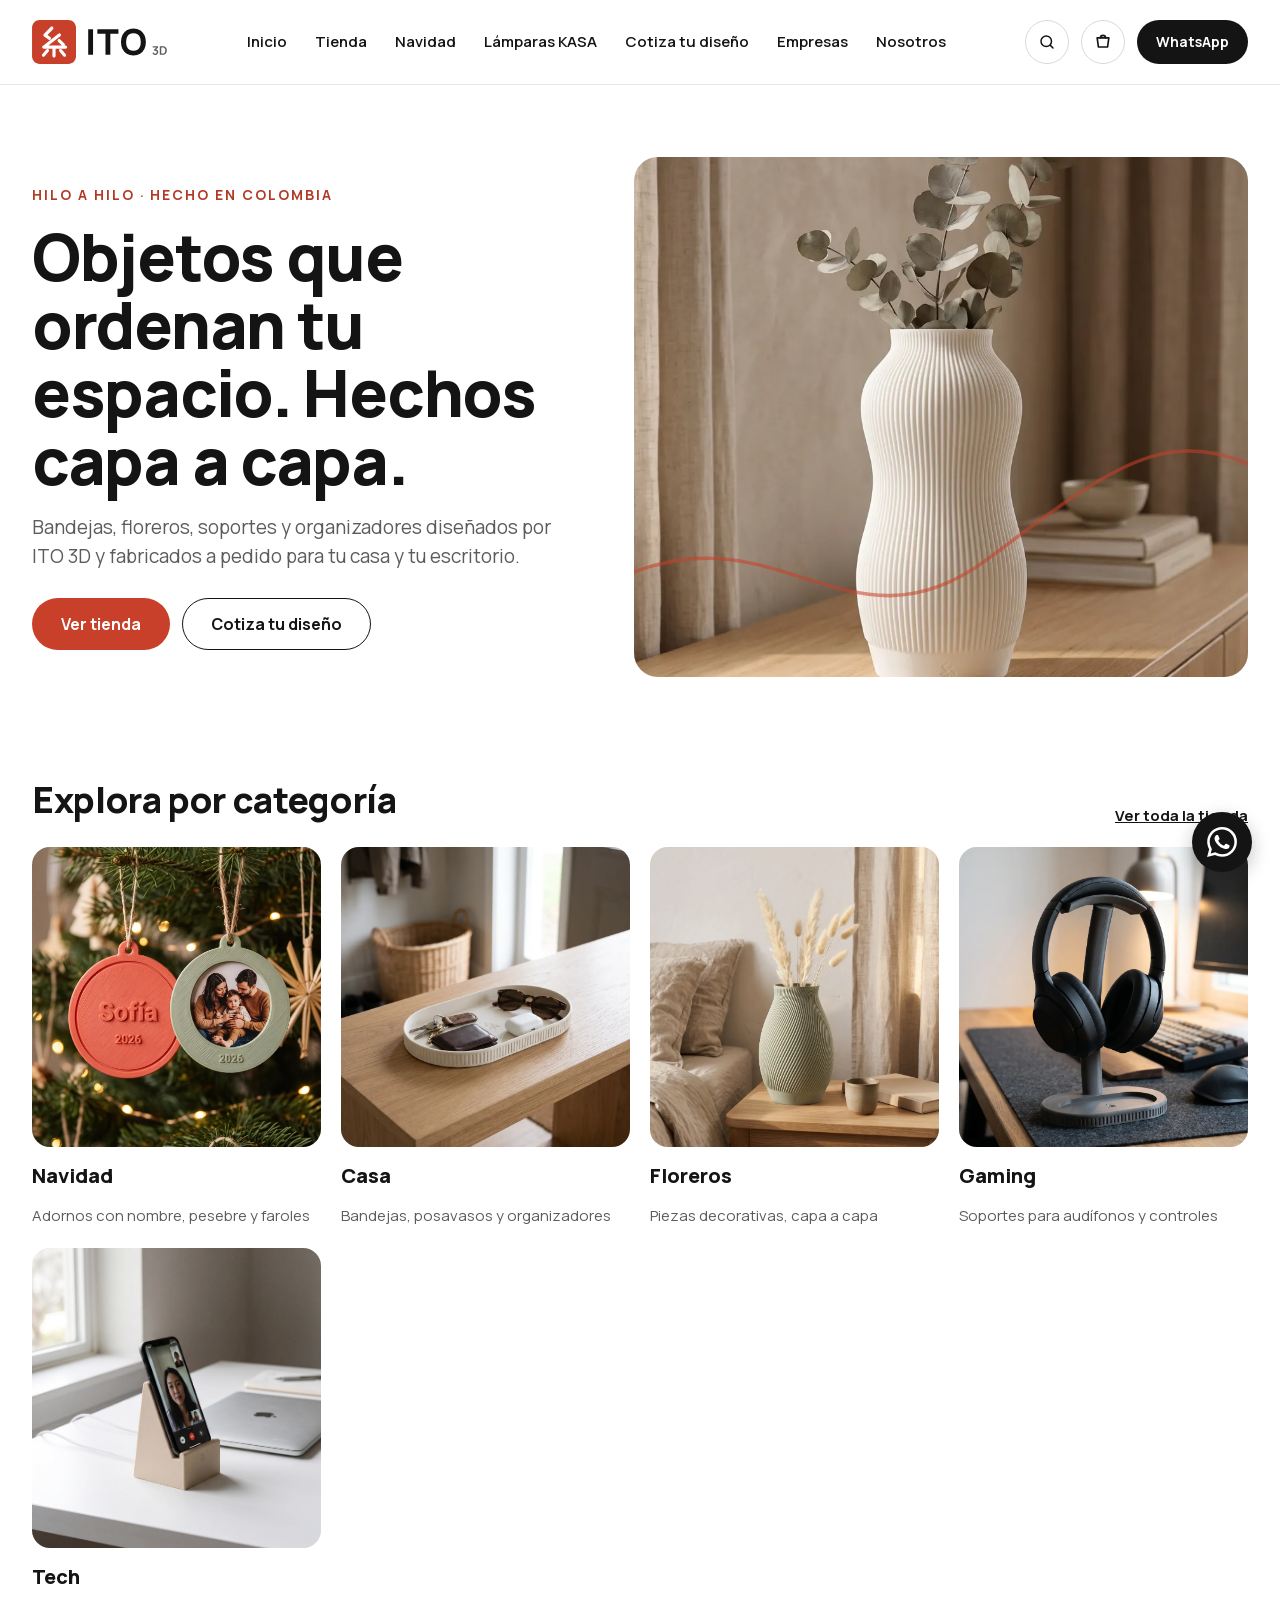
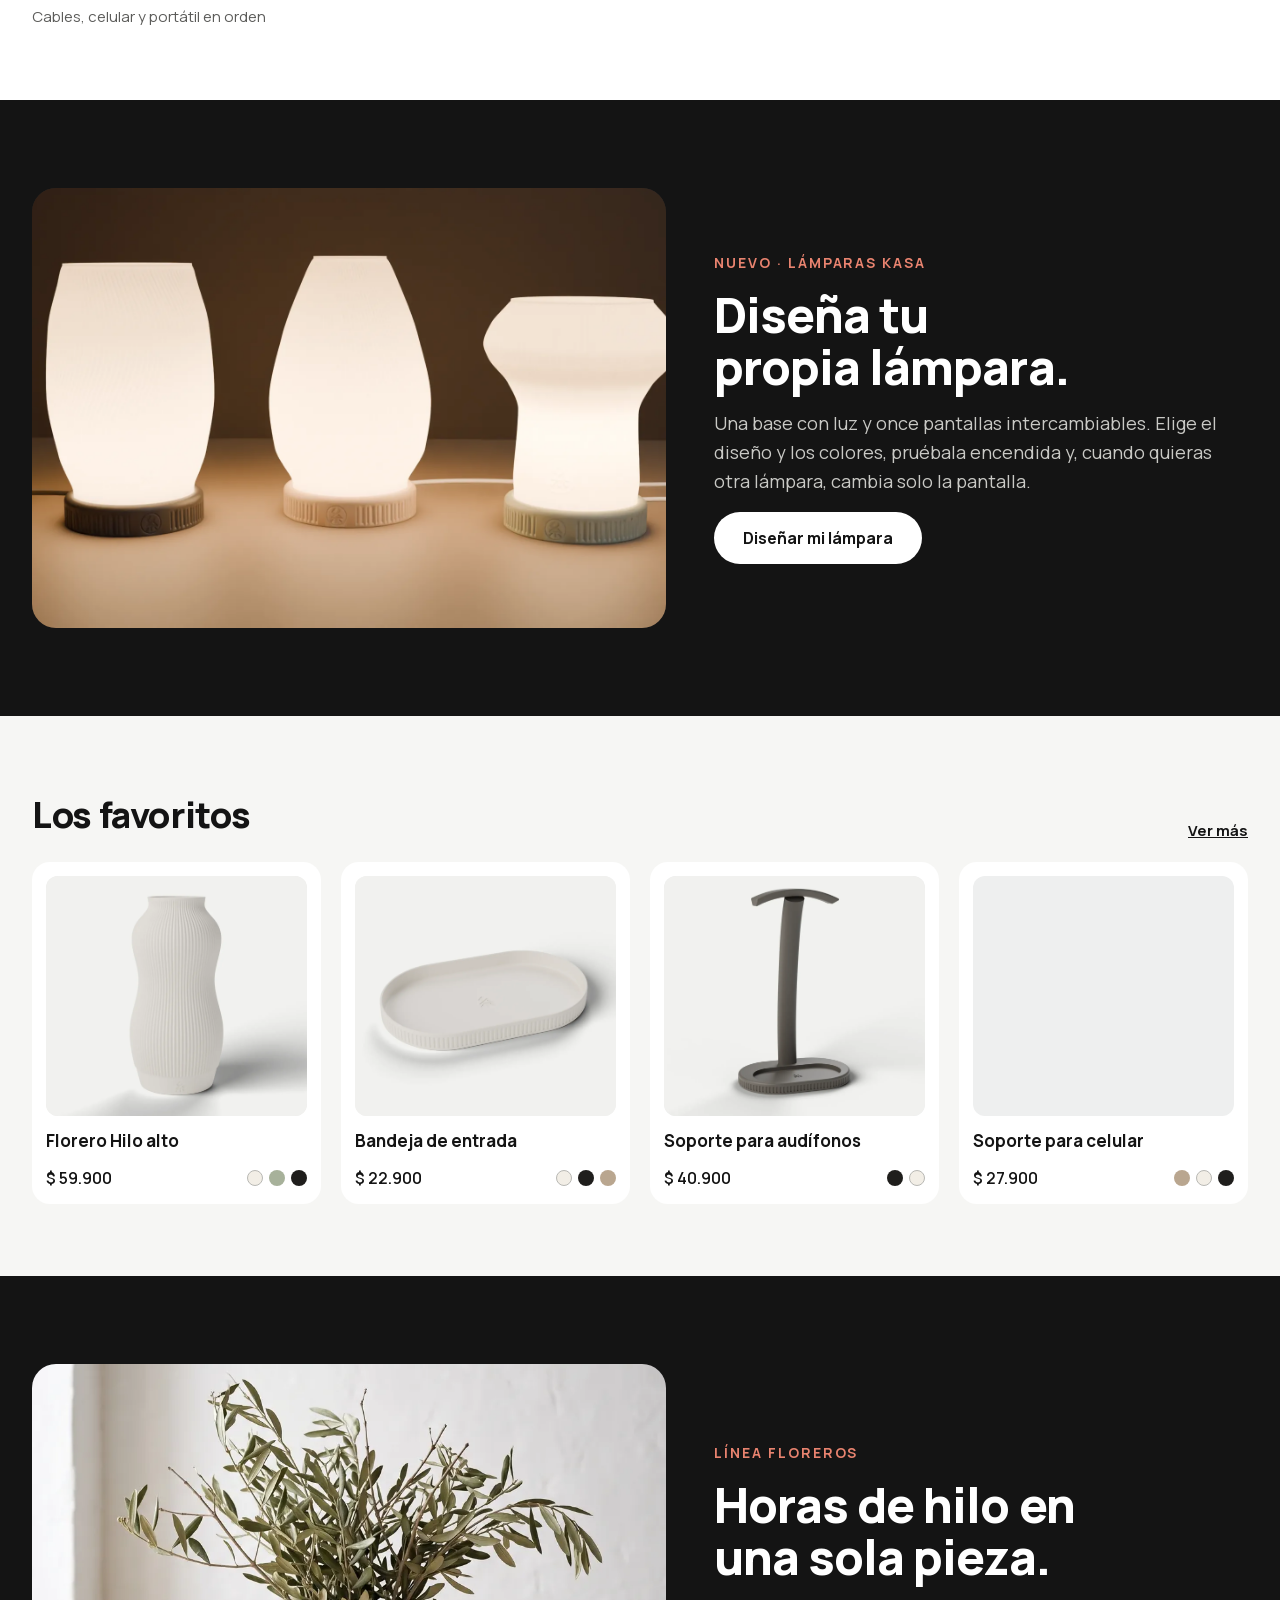
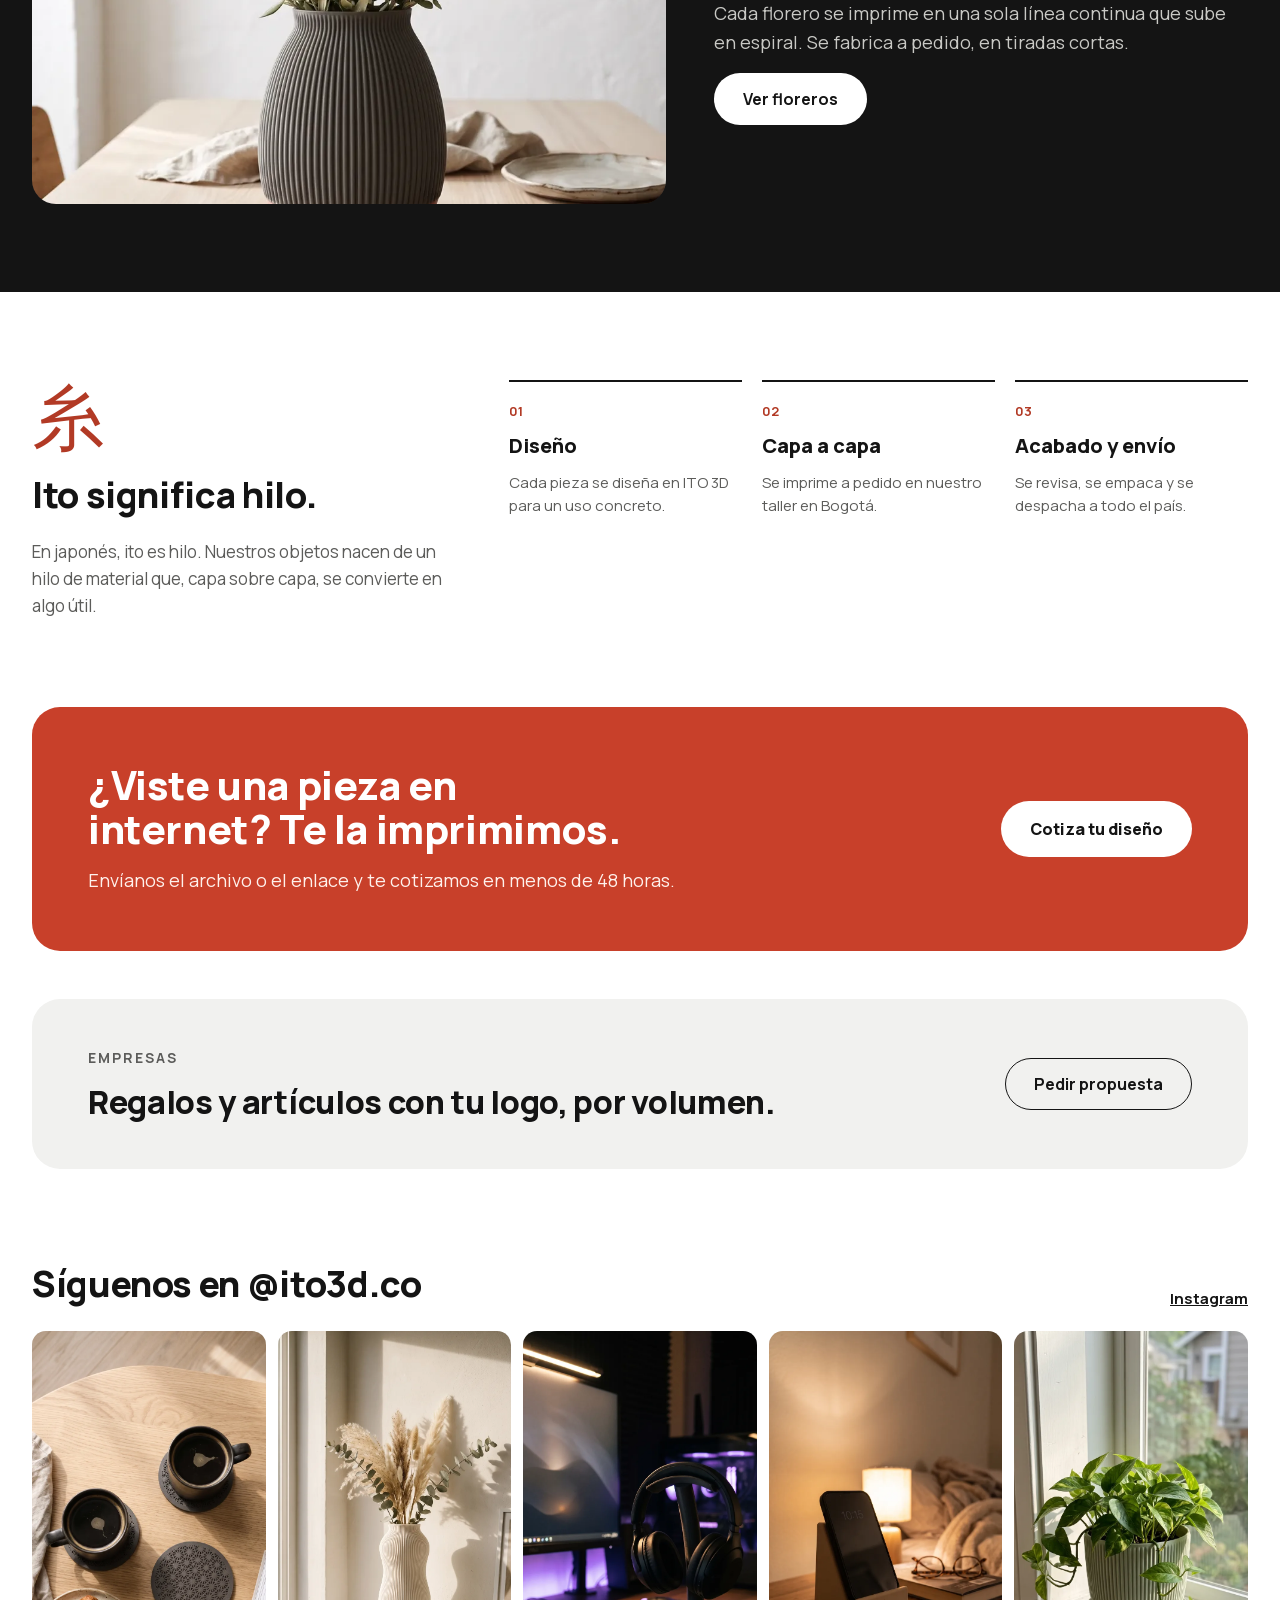
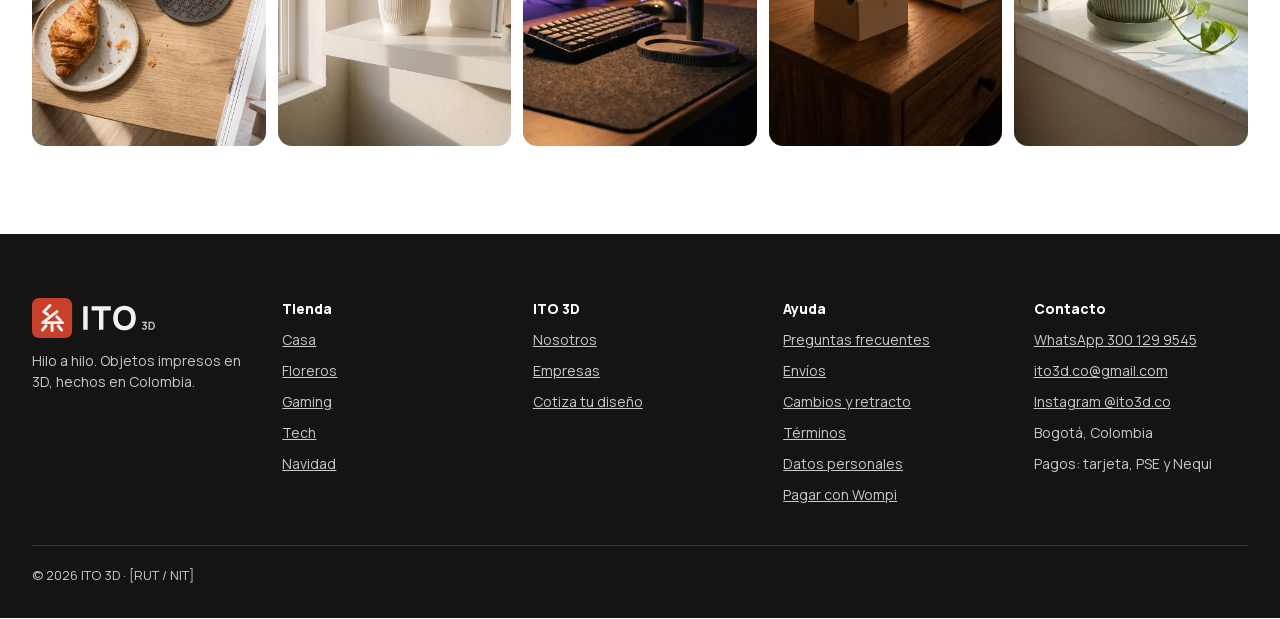
<file: index.html>
<!DOCTYPE html>
<html lang="es">
<head>
  <meta charset="utf-8">
  <meta name="viewport" content="width=device-width, initial-scale=1">
  <title>ITO 3D · Objetos que ordenan tu espacio</title>
  <meta name="description" content="Bandejas, floreros, soportes y organizadores impresos en 3D, diseñados por ITO 3D y fabricados a pedido en Colombia.">
  <meta name="theme-color" content="#FFFFFF">
  <link rel="icon" href="favicon.svg" type="image/svg+xml">
  <link rel="icon" href="favicon-32.png" sizes="32x32" type="image/png">
  <link rel="apple-touch-icon" href="apple-touch-icon-180.png">
  <link rel="stylesheet" href="styles.css?v=20261124a">
  <script src="catalogo.js?v=20261125a" defer></script>
  <script src="script.js?v=20261124a" defer></script>
</head>
<body>
  <a class="skip-link" href="#contenido">Saltar al contenido</a>

  <header class="site-header">
    <div class="header-row">
      <button class="icon-btn menu-toggle" type="button" aria-label="Abrir menú" aria-expanded="false" aria-controls="menu-principal">
        <svg width="22" height="22" viewBox="0 0 24 24" fill="none" stroke="currentColor" stroke-width="2" stroke-linecap="round" aria-hidden="true"><path d="M4 7h16M4 12h16M4 17h16"/></svg>
      </button>
      <a class="logo" href="index.html">
        <img src="ito3d-horizontal-color.svg" alt="ITO 3D, ir al inicio" width="124" height="40">
      </a>
      <div class="header-actions">
        <a class="icon-btn" href="tienda.html?buscar=1" aria-label="Buscar en la tienda"><svg width="18" height="18" viewBox="0 0 24 24" fill="none" stroke="currentColor" stroke-width="2" stroke-linecap="round" aria-hidden="true"><circle cx="11" cy="11" r="7"/><path d="M20 20l-3.5-3.5"/></svg></a>
        <button class="icon-btn cart-btn" type="button" aria-label="Abrir carrito" data-abrir-carrito><svg width="20" height="20" viewBox="0 0 24 24" fill="none" stroke="currentColor" stroke-width="2" stroke-linecap="round" stroke-linejoin="round" aria-hidden="true"><path d="M5 7h14l-1.5 11h-11z"/><path d="M9 7a3 3 0 0 1 6 0"/></svg><span class="cart-count" hidden>0</span></button>
        <a class="btn btn--wa" href="#" data-wa data-wa-text="Hola, quiero más información sobre ITO 3D.">WhatsApp</a>
      </div>
      <nav class="main-nav" id="menu-principal" aria-label="Principal">
        <!-- Empresas y Nosotros aún no tienen página: pendiente en la maqueta -->
        <a href="index.html">Inicio</a>
        <a href="tienda.html">Tienda</a>
        <a href="tienda.html?categoria=navidad">Navidad</a>
        <a href="kasa.html">Lámparas KASA</a>
        <a href="cotiza.html">Cotiza tu diseño</a>
        <a href="empresas.html">Empresas</a>
        <a href="nosotros.html">Nosotros</a>
      </nav>
    </div>
  </header>

  <main id="contenido">

    <section class="container hero">
      <div class="hero__copy">
        <p class="eyebrow">Hilo a hilo · Hecho en Colombia</p>
        <h1>Objetos que ordenan tu espacio. Hechos capa a capa.</h1>
        <p class="lead">Bandejas, floreros, soportes y organizadores diseñados por ITO 3D y fabricados a pedido para tu casa y tu escritorio.</p>
        <div class="hero__actions">
          <a class="btn btn--primary" href="tienda.html">Ver tienda</a>
          <a class="btn btn--outline" href="cotiza.html">Cotiza tu diseño</a>
        </div>
      </div>
      <!-- FOTO PENDIENTE: portada. Reemplazar el bloque .ph por <img> con alt descriptivo -->
      <div class="hero__media">
        <div class="ph ph--foto"><img src="img/productos/florero-hilo-alto/florero-hilo-alto_2_ambiente.webp" alt="Florero Hilo alto con eucalipto sobre un aparador de roble" decoding="async"></div>
        <svg class="hero__thread" viewBox="0 0 520 520" preserveAspectRatio="xMidYMid slice" aria-hidden="true"><path d="M-20 400 C 120 330, 180 470, 300 380 S 460 260, 560 320" fill="none" stroke="#C8402A" stroke-width="3" stroke-linecap="round" opacity="0.55"/></svg>
      </div>
    </section>

    <section class="container section" aria-labelledby="t-categorias">
      <div class="section__head">
        <h2 id="t-categorias">Explora por categoría</h2>
        <a href="tienda.html">Ver toda la tienda</a>
      </div>
      <div class="category-grid">
          <a class="category-card" href="tienda.html?categoria=navidad">
            <div class="ph ph--casa ph--foto"><img src="img/productos/adorno-personalizado/adorno-personalizado_2_ambiente.webp" alt="Adornos navideños con nombre en el árbol" loading="lazy" decoding="async"></div>
            <span class="category-card__name">Navidad</span>
            <span class="category-card__text">Adornos con nombre, pesebre y faroles</span>
          </a>
          <a class="category-card" href="tienda.html?categoria=casa">
            <div class="ph ph--casa ph--foto"><img src="img/productos/bandeja-entrada/bandeja-entrada_2_uso.webp" alt="Bandeja de entrada con llaves" loading="lazy" decoding="async"></div>
            <span class="category-card__name">Casa</span>
            <span class="category-card__text">Bandejas, posavasos y organizadores</span>
          </a>
          <a class="category-card" href="tienda.html?categoria=floreros">
            <div class="ph ph--floreros ph--foto"><img src="img/productos/florero-hilo-medio/florero-hilo-medio_2_ambiente.webp" alt="Florero Hilo medio en una mesa de noche" loading="lazy" decoding="async"></div>
            <span class="category-card__name">Floreros</span>
            <span class="category-card__text">Piezas decorativas, capa a capa</span>
          </a>
          <a class="category-card" href="tienda.html?categoria=gaming">
            <div class="ph ph--gaming ph--foto"><img src="img/productos/soporte-audifonos/soporte-audifonos_2_uso.webp" alt="Soporte de audífonos en un escritorio" loading="lazy" decoding="async"></div>
            <span class="category-card__name">Gaming</span>
            <span class="category-card__text">Soportes para audífonos y controles</span>
          </a>
          <a class="category-card" href="tienda.html?categoria=tech">
            <div class="ph ph--tech ph--foto"><img src="img/productos/soporte-celular/soporte-celular_2_uso.webp" alt="Soporte de celular cargando un teléfono" loading="lazy" decoding="async"></div>
            <span class="category-card__name">Tech</span>
            <span class="category-card__text">Cables, celular y portátil en orden</span>
          </a>
      </div>
    </section>

    <section class="feature-dark on-dark" aria-labelledby="t-kasa">
      <div class="container feature-dark__inner">
        <div class="ph ph--foto"><img src="img/kasa/kasa-escena-noche.webp" alt="Tres lámparas KASA encendidas sobre una mesa" loading="lazy" decoding="async"></div>
        <div class="feature-dark__copy">
          <p class="eyebrow">Nuevo · Lámparas KASA</p>
          <h2 id="t-kasa">Diseña tu propia lámpara.</h2>
          <p>Una base con luz y once pantallas intercambiables. Elige el diseño y los colores, pruébala encendida y, cuando quieras otra lámpara, cambia solo la pantalla.</p>
          <a class="btn btn--light" href="kasa.html">Diseñar mi lámpara</a>
        </div>
      </div>
    </section>

    <section class="band section" aria-labelledby="t-favoritos">
      <div class="container">
        <div class="section__head">
          <h2 id="t-favoritos">Los favoritos</h2>
          <a href="tienda.html">Ver más</a>
        </div>
        <div class="product-grid">
          <a class="product-card" href="producto.html?id=florero-hilo-alto">
            <div class="ph ph--floreros ph--foto"><img src="img/productos/florero-hilo-alto/florero-hilo-alto_1_solo.webp" alt="Florero Hilo alto" loading="lazy" decoding="async"></div>
            <span class="product-card__name">Florero Hilo alto</span>
            <div class="product-card__row">
              <span data-precio="florero-hilo-alto">Precio a consultar</span>
              <span class="dots" aria-label="Colores disponibles"><span class="dot dot--hueso"></span><span class="dot dot--salvia"></span><span class="dot dot--carbon"></span></span>
            </div>
          </a>
          <a class="product-card" href="producto.html?id=bandeja-entrada">
            <div class="ph ph--casa ph--foto"><img src="img/productos/bandeja-entrada/bandeja-entrada_1_solo.webp" alt="Bandeja de entrada" loading="lazy" decoding="async"></div>
            <span class="product-card__name">Bandeja de entrada</span>
            <div class="product-card__row">
              <span data-precio="bandeja-entrada">Precio a consultar</span>
              <span class="dots" aria-label="Colores disponibles"><span class="dot dot--hueso"></span><span class="dot dot--carbon"></span><span class="dot dot--arena"></span></span>
            </div>
          </a>
          <a class="product-card" href="producto.html?id=soporte-audifonos">
            <div class="ph ph--gaming ph--foto"><img src="img/productos/soporte-audifonos/soporte-audifonos_1_solo.webp" alt="Soporte para audífonos" loading="lazy" decoding="async"></div>
            <span class="product-card__name">Soporte para audífonos</span>
            <div class="product-card__row">
              <span data-precio="soporte-audifonos">Precio a consultar</span>
              <span class="dots" aria-label="Colores disponibles"><span class="dot dot--carbon"></span><span class="dot dot--hueso"></span></span>
            </div>
          </a>
          <a class="product-card" href="producto.html?id=soporte-celular">
            <div class="ph ph--tech ph--foto"><img src="img/productos/soporte-celular/soporte-celular_1_solo.webp" alt="Soporte para celular" loading="lazy" decoding="async"></div>
            <span class="product-card__name">Soporte para celular</span>
            <div class="product-card__row">
              <span data-precio="soporte-celular">Precio a consultar</span>
              <span class="dots" aria-label="Colores disponibles"><span class="dot dot--arena"></span><span class="dot dot--hueso"></span><span class="dot dot--carbon"></span></span>
            </div>
          </a>
        </div>
      </div>
    </section>

    <section class="feature-dark on-dark" aria-labelledby="t-floreros">
      <div class="container feature-dark__inner">
        <!-- VIDEO PENDIENTE: timelapse del florero creciendo capa a capa -->
        <div class="ph ph--foto"><img src="img/productos/florero-hilo-bajo/florero-hilo-bajo_2_ambiente.webp" alt="Florero Hilo bajo con ramas de olivo en un comedor" loading="lazy" decoding="async"></div>
        <div class="feature-dark__copy">
          <p class="eyebrow">Línea Floreros</p>
          <h2 id="t-floreros">Horas de hilo en una sola pieza.</h2>
          <p>Cada florero se imprime en una sola línea continua que sube en espiral. Se fabrica a pedido, en tiradas cortas.</p>
          <a class="btn btn--light" href="tienda.html?categoria=floreros">Ver floreros</a>
        </div>
      </div>
    </section>

    <section class="container about" aria-labelledby="t-ito">
      <div class="about__intro">
        <span class="about__kanji" lang="ja" aria-hidden="true">糸</span>
        <h2 id="t-ito">Ito significa hilo.</h2>
        <p class="lead">En japonés, ito es hilo. Nuestros objetos nacen de un hilo de material que, capa sobre capa, se convierte en algo útil.</p>
      </div>
      <ol class="steps">
        <li class="step"><span class="step__num">01</span><span class="step__title">Diseño</span><span class="step__text">Cada pieza se diseña en ITO 3D para un uso concreto.</span></li>
        <li class="step"><span class="step__num">02</span><span class="step__title">Capa a capa</span><span class="step__text">Se imprime a pedido en nuestro taller en Bogotá.</span></li>
        <li class="step"><span class="step__num">03</span><span class="step__title">Acabado y envío</span><span class="step__text">Se revisa, se empaca y se despacha a todo el país.</span></li>
      </ol>
    </section>

    <section class="container cta-wrap" aria-labelledby="t-cotiza">
      <div class="cta-band cta-band--accent">
        <div class="cta-band__copy">
          <h2 id="t-cotiza">¿Viste una pieza en internet? Te la imprimimos.</h2>
          <p>Envíanos el archivo o el enlace y te cotizamos en menos de 48 horas.</p>
        </div>
        <a class="btn btn--light btn--lg" href="cotiza.html">Cotiza tu diseño</a>
      </div>
    </section>

    <section class="container cta-wrap cta-wrap--last" aria-labelledby="t-empresas">
      <div class="cta-band cta-band--sand">
        <div class="cta-band__copy">
          <p class="eyebrow eyebrow--muted">Empresas</p>
          <h2 id="t-empresas">Regalos y artículos con tu logo, por volumen.</h2>
        </div>
        <a class="btn btn--outline" href="empresas.html#propuesta">Pedir propuesta</a>
      </div>
    </section>

    <section class="container social" aria-labelledby="t-redes">
      <div class="section__head">
        <h2 id="t-redes">Síguenos en @ito3d.co</h2>
        <div class="social-links"><a href="https://instagram.com/ito3d.co" target="_blank" rel="noopener">Instagram</a></div>
      </div>
      <div class="social-grid">
        <div class="ph ph--casa ph--foto"><img src="img/redes/reel_posavasos.webp" alt="Posavasos Asanoha con café" loading="lazy"></div>
        <div class="ph ph--floreros ph--foto"><img src="img/redes/reel_florero.webp" alt="Florero Hilo alto con flores secas" loading="lazy"></div>
        <div class="ph ph--gaming ph--foto"><img src="img/redes/reel_audifonos.webp" alt="Soporte para audífonos en un escritorio gamer" loading="lazy"></div>
        <div class="ph ph--tech ph--foto"><img src="img/redes/reel_celular.webp" alt="Soporte para celular en la mesa de noche" loading="lazy"></div>
        <div class="ph ph--casa ph--foto"><img src="img/redes/reel_maceta.webp" alt="Maceta Hilo con planta en la ventana" loading="lazy"></div>
      </div>
    </section>

  </main>

  <footer class="site-footer">
    <div class="container">
      <div class="footer-grid">
        <div class="footer-brand">
          <img src="ito3d-horizontal-fondo-oscuro.svg" alt="ITO 3D" width="124" height="40">
          <p>Hilo a hilo. Objetos impresos en 3D, hechos en Colombia.</p>
        </div>
        <div class="footer-col">
          <h2>Tienda</h2>
          <a href="tienda.html?categoria=casa">Casa</a>
          <a href="tienda.html?categoria=floreros">Floreros</a>
          <a href="tienda.html?categoria=gaming">Gaming</a>
          <a href="tienda.html?categoria=tech">Tech</a>
          <a href="tienda.html?categoria=navidad">Navidad</a>
        </div>
        <div class="footer-col">
          <h2>ITO 3D</h2>
          <a href="nosotros.html">Nosotros</a>
          <a href="empresas.html">Empresas</a>
          <a href="cotiza.html">Cotiza tu diseño</a>
        </div>
        <div class="footer-col">
          <h2>Ayuda</h2>
          <a href="#">Preguntas frecuentes</a>
          <a href="#">Envíos</a>
          <a href="#">Cambios y retracto</a>
          <a href="#">Términos</a>
          <a href="#">Datos personales</a>
          <a href="https://checkout.wompi.co/l/VPOS_indO9a" target="_blank" rel="noopener">Pagar con Wompi</a>
        </div>
        <div class="footer-col">
          <h2>Contacto</h2>
          <a href="https://wa.me/573001299545" target="_blank" rel="noopener">WhatsApp 300 129 9545</a>
          <a href="mailto:ito3d.co@gmail.com">ito3d.co@gmail.com</a>
          <a href="https://instagram.com/ito3d.co" target="_blank" rel="noopener">Instagram @ito3d.co</a>
          <span>Bogotá, Colombia</span>
          <span>Pagos: tarjeta, PSE y Nequi</span>
        </div>
      </div>
      <p class="footer-legal">© 2026 ITO 3D · [RUT / NIT]</p>
    </div>
  </footer>


  <dialog class="modal modal--drawer" id="carrito-panel" aria-labelledby="carrito-titulo">
    <div class="modal__box cart">
      <div class="modal__head">
        <h2 id="carrito-titulo">Tu carrito</h2>
        <button class="icon-btn" type="button" data-cerrar aria-label="Cerrar carrito"><svg width="20" height="20" viewBox="0 0 24 24" fill="none" stroke="currentColor" stroke-width="2" stroke-linecap="round" aria-hidden="true"><path d="M6 6l12 12M18 6L6 18"/></svg></button>
      </div>
      <div class="cart__empty" id="carrito-vacio">
        <p>Tu carrito está vacío.</p>
        <a class="btn btn--outline" href="tienda.html">Ver la tienda</a>
      </div>
      <ul class="cart__list" id="carrito-lista"></ul>
      <div class="cart__foot" id="carrito-pie" hidden>
        <div class="cart__total"><span>Total</span><strong id="carrito-total"></strong></div>
        <p class="cart__note" id="carrito-nota"></p>
        <a class="btn btn--primary btn--lg btn--block" href="https://checkout.wompi.co/l/VPOS_indO9a" target="_blank" rel="noopener">Pagar con Wompi</a>
        <a class="btn btn--outline btn--lg btn--block" href="#" id="carrito-wa" target="_blank" rel="noopener">Pedir por WhatsApp</a>
        <button class="link-btn" type="button" id="carrito-vaciar">Vaciar carrito</button>
      </div>
    </div>
  </dialog>

  <p class="sr-only" id="aviso-global" role="status" aria-live="polite"></p>

  <a class="wa-float" href="#" data-wa data-wa-text="Hola, quiero más información sobre ITO 3D." aria-label="Escribir por WhatsApp">
    <svg width="30" height="30" viewBox="0 0 24 24" fill="currentColor" aria-hidden="true"><path d="M17.472 14.382c-.297-.149-1.758-.867-2.03-.967-.273-.099-.471-.148-.67.15-.197.297-.767.966-.94 1.164-.173.199-.347.223-.644.075-.297-.15-1.255-.463-2.39-1.475-.883-.788-1.48-1.761-1.653-2.059-.173-.297-.018-.458.13-.606.134-.133.298-.347.446-.52.149-.174.198-.298.298-.497.099-.198.05-.371-.025-.52-.075-.149-.669-1.612-.916-2.207-.242-.579-.487-.5-.669-.51-.173-.008-.371-.01-.57-.01-.198 0-.52.074-.792.372-.272.297-1.04 1.016-1.04 2.479 0 1.462 1.065 2.875 1.213 3.074.149.198 2.096 3.2 5.077 4.487.709.306 1.262.489 1.694.625.712.227 1.36.195 1.871.118.571-.085 1.758-.719 2.006-1.413.248-.694.248-1.289.173-1.413-.074-.124-.272-.198-.57-.347m-5.421 7.403h-.004a9.87 9.87 0 01-5.031-1.378l-.361-.214-3.741.982.998-3.648-.235-.374a9.86 9.86 0 01-1.51-5.26c.001-5.45 4.436-9.884 9.888-9.884 2.64 0 5.122 1.03 6.988 2.898a9.825 9.825 0 012.893 6.994c-.003 5.45-4.437 9.884-9.885 9.884m8.413-18.297A11.815 11.815 0 0012.05 0C5.495 0 .16 5.335.157 11.892c0 2.096.547 4.142 1.588 5.945L.057 24l6.305-1.654a11.882 11.882 0 005.683 1.448h.005c6.554 0 11.89-5.335 11.893-11.893a11.821 11.821 0 00-3.48-8.413Z"/></svg>
  </a>
</body>
</html>
</file>
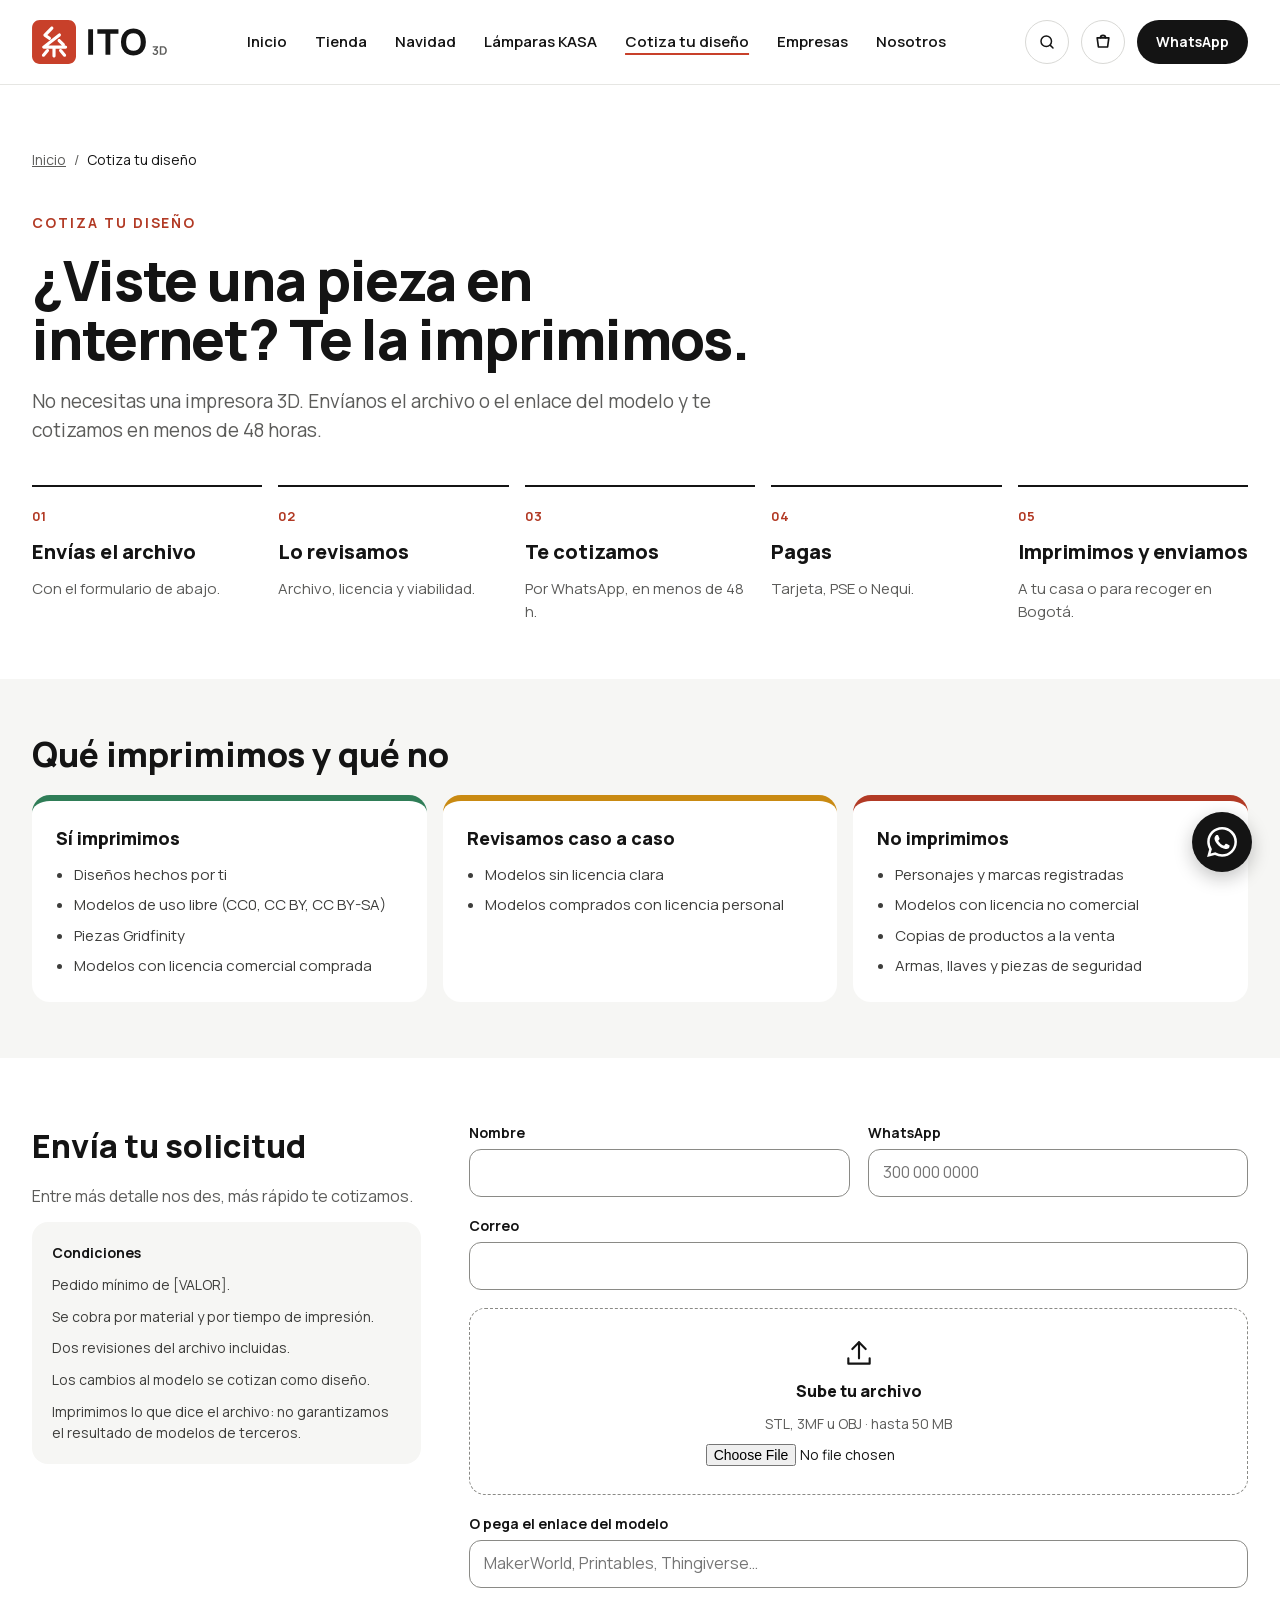
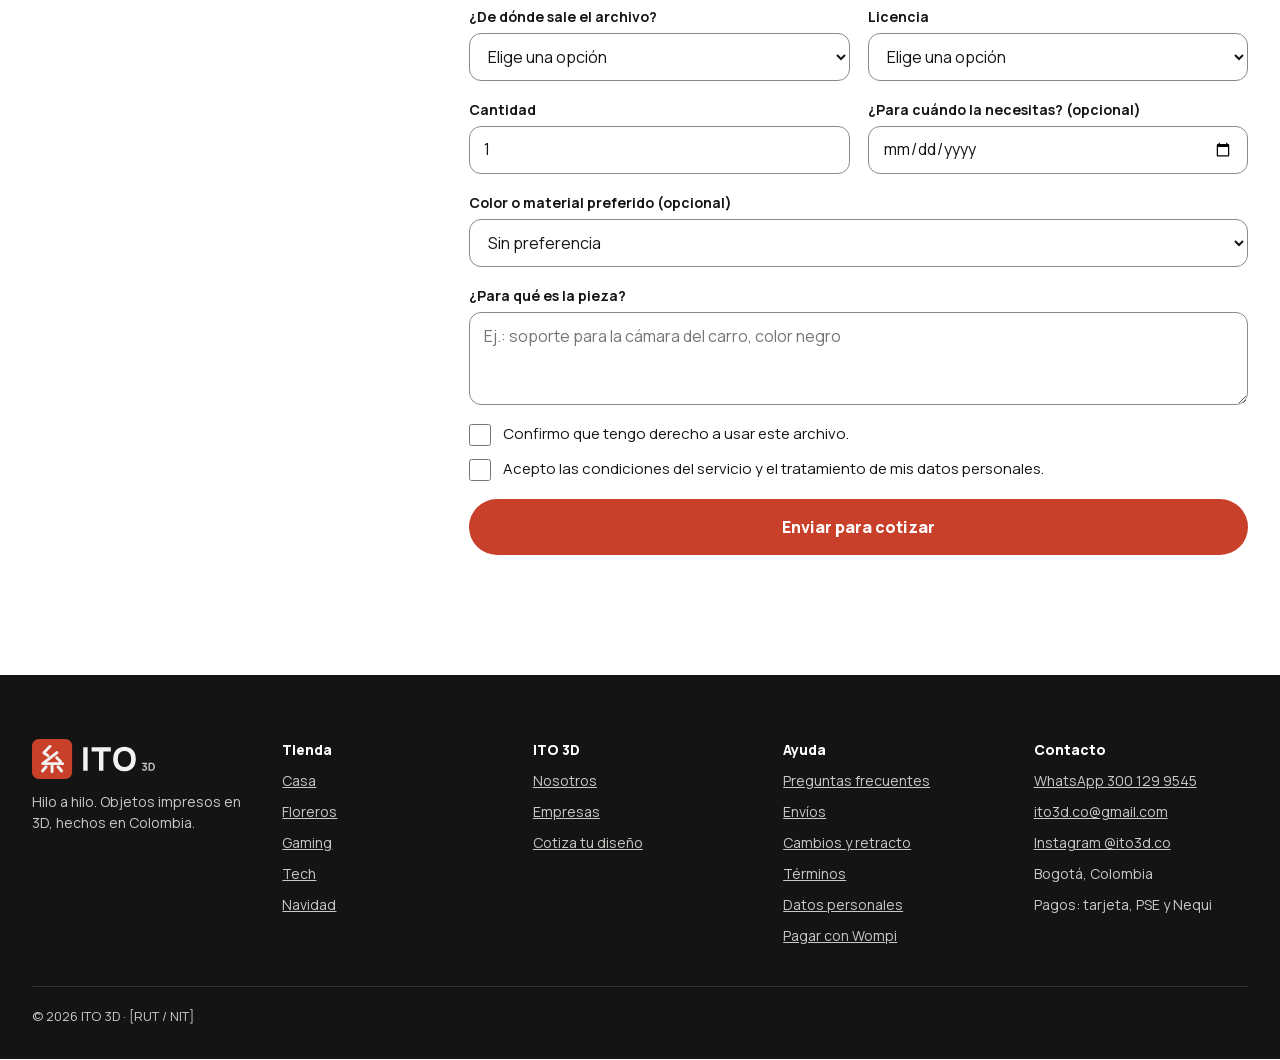
<file: cotiza.html>
<!DOCTYPE html>
<html lang="es">
<head>
  <meta charset="utf-8">
  <meta name="viewport" content="width=device-width, initial-scale=1">
  <title>Cotiza tu diseño · ITO 3D</title>
  <meta name="description" content="Envíanos el archivo o el enlace del modelo 3D y te cotizamos la impresión en menos de 48 horas.">
  <meta name="theme-color" content="#FFFFFF">
  <link rel="icon" href="favicon.svg" type="image/svg+xml">
  <link rel="icon" href="favicon-32.png" sizes="32x32" type="image/png">
  <link rel="apple-touch-icon" href="apple-touch-icon-180.png">
  <link rel="stylesheet" href="styles.css?v=20261124a">
  <script src="catalogo.js?v=20261125a" defer></script>
  <script src="script.js?v=20261124a" defer></script>
</head>
<body>
  <a class="skip-link" href="#contenido">Saltar al contenido</a>

  <header class="site-header">
    <div class="header-row">
      <button class="icon-btn menu-toggle" type="button" aria-label="Abrir menú" aria-expanded="false" aria-controls="menu-principal">
        <svg width="22" height="22" viewBox="0 0 24 24" fill="none" stroke="currentColor" stroke-width="2" stroke-linecap="round" aria-hidden="true"><path d="M4 7h16M4 12h16M4 17h16"/></svg>
      </button>
      <a class="logo" href="index.html">
        <img src="ito3d-horizontal-color.svg" alt="ITO 3D, ir al inicio" width="124" height="40">
      </a>
      <div class="header-actions">
        <a class="icon-btn" href="tienda.html?buscar=1" aria-label="Buscar en la tienda"><svg width="18" height="18" viewBox="0 0 24 24" fill="none" stroke="currentColor" stroke-width="2" stroke-linecap="round" aria-hidden="true"><circle cx="11" cy="11" r="7"/><path d="M20 20l-3.5-3.5"/></svg></a>
        <button class="icon-btn cart-btn" type="button" aria-label="Abrir carrito" data-abrir-carrito><svg width="20" height="20" viewBox="0 0 24 24" fill="none" stroke="currentColor" stroke-width="2" stroke-linecap="round" stroke-linejoin="round" aria-hidden="true"><path d="M5 7h14l-1.5 11h-11z"/><path d="M9 7a3 3 0 0 1 6 0"/></svg><span class="cart-count" hidden>0</span></button>
        <a class="btn btn--wa" href="#" data-wa data-wa-text="Hola, quiero más información sobre ITO 3D.">WhatsApp</a>
      </div>
      <nav class="main-nav" id="menu-principal" aria-label="Principal">
        <!-- Empresas y Nosotros aún no tienen página: pendiente en la maqueta -->
        <a href="index.html">Inicio</a>
        <a href="tienda.html">Tienda</a>
        <a href="tienda.html?categoria=navidad">Navidad</a>
        <a href="kasa.html">Lámparas KASA</a>
        <a href="cotiza.html" aria-current="page">Cotiza tu diseño</a>
        <a href="empresas.html">Empresas</a>
        <a href="nosotros.html">Nosotros</a>
      </nav>
    </div>
  </header>

  <main id="contenido">

    <section class="container page-hero">
      <nav class="breadcrumb" aria-label="Ruta">
        <a href="index.html">Inicio</a><span aria-hidden="true">/</span>
        <span aria-current="page">Cotiza tu diseño</span>
      </nav>
      <p class="eyebrow">Cotiza tu diseño</p>
      <h1>¿Viste una pieza en internet? Te la imprimimos.</h1>
      <p class="lead">No necesitas una impresora 3D. Envíanos el archivo o el enlace del modelo y te cotizamos en menos de 48 horas.</p>
    </section>

    <section class="container" aria-label="Cómo funciona">
      <ol class="process">
        <li class="step"><span class="step__num">01</span><span class="step__title">Envías el archivo</span><span class="step__text">Con el formulario de abajo.</span></li>
        <li class="step"><span class="step__num">02</span><span class="step__title">Lo revisamos</span><span class="step__text">Archivo, licencia y viabilidad.</span></li>
        <li class="step"><span class="step__num">03</span><span class="step__title">Te cotizamos</span><span class="step__text">Por WhatsApp, en menos de 48 h.</span></li>
        <li class="step"><span class="step__num">04</span><span class="step__title">Pagas</span><span class="step__text">Tarjeta, PSE o Nequi.</span></li>
        <li class="step"><span class="step__num">05</span><span class="step__title">Imprimimos y enviamos</span><span class="step__text">A tu casa o para recoger en Bogotá.</span></li>
      </ol>
    </section>

    <section class="band rules" aria-labelledby="t-reglas">
      <div class="container">
        <h2 id="t-reglas">Qué imprimimos y qué no</h2>
        <div class="rules-grid">
          <div class="rule rule--yes">
            <h3>Sí imprimimos</h3>
            <ul><li>Diseños hechos por ti</li><li>Modelos de uso libre (CC0, CC BY, CC BY-SA)</li><li>Piezas Gridfinity</li><li>Modelos con licencia comercial comprada</li></ul>
          </div>
          <div class="rule rule--maybe">
            <h3>Revisamos caso a caso</h3>
            <ul><li>Modelos sin licencia clara</li><li>Modelos comprados con licencia personal</li></ul>
          </div>
          <div class="rule rule--no">
            <h3>No imprimimos</h3>
            <ul><li>Personajes y marcas registradas</li><li>Modelos con licencia no comercial</li><li>Copias de productos a la venta</li><li>Armas, llaves y piezas de seguridad</li></ul>
          </div>
        </div>
      </div>
    </section>

    <section class="container request" aria-labelledby="t-solicitud">
      <div class="request__intro">
        <h2 id="t-solicitud">Envía tu solicitud</h2>
        <p class="lead">Entre más detalle nos des, más rápido te cotizamos.</p>
        <div class="conditions">
          <strong>Condiciones</strong>
          <span>Pedido mínimo de [VALOR].</span>
          <span>Se cobra por material y por tiempo de impresión.</span>
          <span>Dos revisiones del archivo incluidas.</span>
          <span>Los cambios al modelo se cotizan como diseño.</span>
          <span>Imprimimos lo que dice el archivo: no garantizamos el resultado de modelos de terceros.</span>
        </div>
      </div>

      <!-- Al enviar, se abre WhatsApp con la solicitud escrita (ver script.js). Falta el envío a correo y hoja de cálculo: ver README -->
      <form class="quote-form" id="form-cotiza" action="#" method="post" enctype="multipart/form-data">
        <div class="field">
          <label for="q-nombre">Nombre</label>
          <input id="q-nombre" name="nombre" type="text" autocomplete="name" required>
        </div>
        <div class="field">
          <label for="q-wa">WhatsApp</label>
          <input id="q-wa" name="whatsapp" type="tel" autocomplete="tel" inputmode="tel" placeholder="300 000 0000" required>
        </div>
        <div class="field field--wide">
          <label for="q-correo">Correo</label>
          <input id="q-correo" name="correo" type="email" autocomplete="email" required>
        </div>

        <div class="dropzone">
          <svg width="32" height="32" viewBox="0 0 24 24" fill="none" stroke="currentColor" stroke-width="1.6" stroke-linecap="round" stroke-linejoin="round" aria-hidden="true"><path d="M12 16V4"/><path d="M7 9l5-5 5 5"/><path d="M4 16v4h16v-4"/></svg>
          <label for="q-archivo">Sube tu archivo</label>
          <span class="hint" id="q-archivo-ayuda">STL, 3MF u OBJ · hasta 50 MB</span>
          <input id="q-archivo" name="archivo" type="file" accept=".stl,.3mf,.obj" aria-describedby="q-archivo-ayuda">
        </div>
        <div class="field field--wide">
          <label for="q-enlace">O pega el enlace del modelo</label>
          <input id="q-enlace" name="enlace" type="url" placeholder="MakerWorld, Printables, Thingiverse…">
        </div>

        <div class="field">
          <label for="q-origen">¿De dónde sale el archivo?</label>
          <select id="q-origen" name="origen" required>
            <option value="" selected disabled>Elige una opción</option>
            <option>Lo diseñé yo</option>
            <option>Lo descargué gratis</option>
            <option>Lo compré</option>
          </select>
        </div>
        <div class="field">
          <label for="q-licencia">Licencia</label>
          <select id="q-licencia" name="licencia" required>
            <option value="" selected disabled>Elige una opción</option>
            <option>No sé</option>
            <option>CC0</option>
            <option>CC BY</option>
            <option>CC BY-SA</option>
            <option>Comercial comprada</option>
          </select>
        </div>

        <div class="field">
          <label for="q-cantidad">Cantidad</label>
          <input id="q-cantidad" name="cantidad" type="number" min="1" value="1" inputmode="numeric" required>
        </div>
        <div class="field">
          <label for="q-fecha">¿Para cuándo la necesitas? (opcional)</label>
          <input id="q-fecha" name="fecha" type="date">
        </div>

        <div class="field field--wide">
          <label for="q-color">Color o material preferido (opcional)</label>
          <select id="q-color" name="color">
            <option value="" selected>Sin preferencia</option>
            <option>Carbón</option>
            <option>Hueso</option>
            <option>Arena</option>
            <option>Bermellón</option>
          </select>
        </div>

        <div class="field field--wide">
          <label for="q-uso">¿Para qué es la pieza?</label>
          <textarea id="q-uso" name="uso" rows="3" placeholder="Ej.: soporte para la cámara del carro, color negro" required></textarea>
        </div>

        <div class="checks">
          <label class="check"><input type="checkbox" name="derechos" required> Confirmo que tengo derecho a usar este archivo.</label>
          <label class="check"><input type="checkbox" name="condiciones" required> Acepto las condiciones del servicio y el tratamiento de mis datos personales.</label>
        </div>

        <button class="btn btn--primary btn--lg btn--block" type="submit">Enviar para cotizar</button>
        <p class="form-status" id="form-estado" role="status" aria-live="polite"></p>
      </form>
    </section>

  </main>

  <footer class="site-footer">
    <div class="container">
      <div class="footer-grid">
        <div class="footer-brand">
          <img src="ito3d-horizontal-fondo-oscuro.svg" alt="ITO 3D" width="124" height="40">
          <p>Hilo a hilo. Objetos impresos en 3D, hechos en Colombia.</p>
        </div>
        <div class="footer-col">
          <h2>Tienda</h2>
          <a href="tienda.html?categoria=casa">Casa</a>
          <a href="tienda.html?categoria=floreros">Floreros</a>
          <a href="tienda.html?categoria=gaming">Gaming</a>
          <a href="tienda.html?categoria=tech">Tech</a>
          <a href="tienda.html?categoria=navidad">Navidad</a>
        </div>
        <div class="footer-col">
          <h2>ITO 3D</h2>
          <a href="nosotros.html">Nosotros</a>
          <a href="empresas.html">Empresas</a>
          <a href="cotiza.html">Cotiza tu diseño</a>
        </div>
        <div class="footer-col">
          <h2>Ayuda</h2>
          <a href="#">Preguntas frecuentes</a>
          <a href="#">Envíos</a>
          <a href="#">Cambios y retracto</a>
          <a href="#">Términos</a>
          <a href="#">Datos personales</a>
          <a href="https://checkout.wompi.co/l/VPOS_indO9a" target="_blank" rel="noopener">Pagar con Wompi</a>
        </div>
        <div class="footer-col">
          <h2>Contacto</h2>
          <a href="https://wa.me/573001299545" target="_blank" rel="noopener">WhatsApp 300 129 9545</a>
          <a href="mailto:ito3d.co@gmail.com">ito3d.co@gmail.com</a>
          <a href="https://instagram.com/ito3d.co" target="_blank" rel="noopener">Instagram @ito3d.co</a>
          <span>Bogotá, Colombia</span>
          <span>Pagos: tarjeta, PSE y Nequi</span>
        </div>
      </div>
      <p class="footer-legal">© 2026 ITO 3D · [RUT / NIT]</p>
    </div>
  </footer>


  <dialog class="modal modal--drawer" id="carrito-panel" aria-labelledby="carrito-titulo">
    <div class="modal__box cart">
      <div class="modal__head">
        <h2 id="carrito-titulo">Tu carrito</h2>
        <button class="icon-btn" type="button" data-cerrar aria-label="Cerrar carrito"><svg width="20" height="20" viewBox="0 0 24 24" fill="none" stroke="currentColor" stroke-width="2" stroke-linecap="round" aria-hidden="true"><path d="M6 6l12 12M18 6L6 18"/></svg></button>
      </div>
      <div class="cart__empty" id="carrito-vacio">
        <p>Tu carrito está vacío.</p>
        <a class="btn btn--outline" href="tienda.html">Ver la tienda</a>
      </div>
      <ul class="cart__list" id="carrito-lista"></ul>
      <div class="cart__foot" id="carrito-pie" hidden>
        <div class="cart__total"><span>Total</span><strong id="carrito-total"></strong></div>
        <p class="cart__note" id="carrito-nota"></p>
        <a class="btn btn--primary btn--lg btn--block" href="https://checkout.wompi.co/l/VPOS_indO9a" target="_blank" rel="noopener">Pagar con Wompi</a>
        <a class="btn btn--outline btn--lg btn--block" href="#" id="carrito-wa" target="_blank" rel="noopener">Pedir por WhatsApp</a>
        <button class="link-btn" type="button" id="carrito-vaciar">Vaciar carrito</button>
      </div>
    </div>
  </dialog>

  <p class="sr-only" id="aviso-global" role="status" aria-live="polite"></p>

  <a class="wa-float" href="#" data-wa data-wa-text="Hola, quiero más información sobre ITO 3D." aria-label="Escribir por WhatsApp">
    <svg width="30" height="30" viewBox="0 0 24 24" fill="currentColor" aria-hidden="true"><path d="M17.472 14.382c-.297-.149-1.758-.867-2.03-.967-.273-.099-.471-.148-.67.15-.197.297-.767.966-.94 1.164-.173.199-.347.223-.644.075-.297-.15-1.255-.463-2.39-1.475-.883-.788-1.48-1.761-1.653-2.059-.173-.297-.018-.458.13-.606.134-.133.298-.347.446-.52.149-.174.198-.298.298-.497.099-.198.05-.371-.025-.52-.075-.149-.669-1.612-.916-2.207-.242-.579-.487-.5-.669-.51-.173-.008-.371-.01-.57-.01-.198 0-.52.074-.792.372-.272.297-1.04 1.016-1.04 2.479 0 1.462 1.065 2.875 1.213 3.074.149.198 2.096 3.2 5.077 4.487.709.306 1.262.489 1.694.625.712.227 1.36.195 1.871.118.571-.085 1.758-.719 2.006-1.413.248-.694.248-1.289.173-1.413-.074-.124-.272-.198-.57-.347m-5.421 7.403h-.004a9.87 9.87 0 01-5.031-1.378l-.361-.214-3.741.982.998-3.648-.235-.374a9.86 9.86 0 01-1.51-5.26c.001-5.45 4.436-9.884 9.888-9.884 2.64 0 5.122 1.03 6.988 2.898a9.825 9.825 0 012.893 6.994c-.003 5.45-4.437 9.884-9.885 9.884m8.413-18.297A11.815 11.815 0 0012.05 0C5.495 0 .16 5.335.157 11.892c0 2.096.547 4.142 1.588 5.945L.057 24l6.305-1.654a11.882 11.882 0 005.683 1.448h.005c6.554 0 11.89-5.335 11.893-11.893a11.821 11.821 0 00-3.48-8.413Z"/></svg>
  </a>
</body>
</html>
</file>
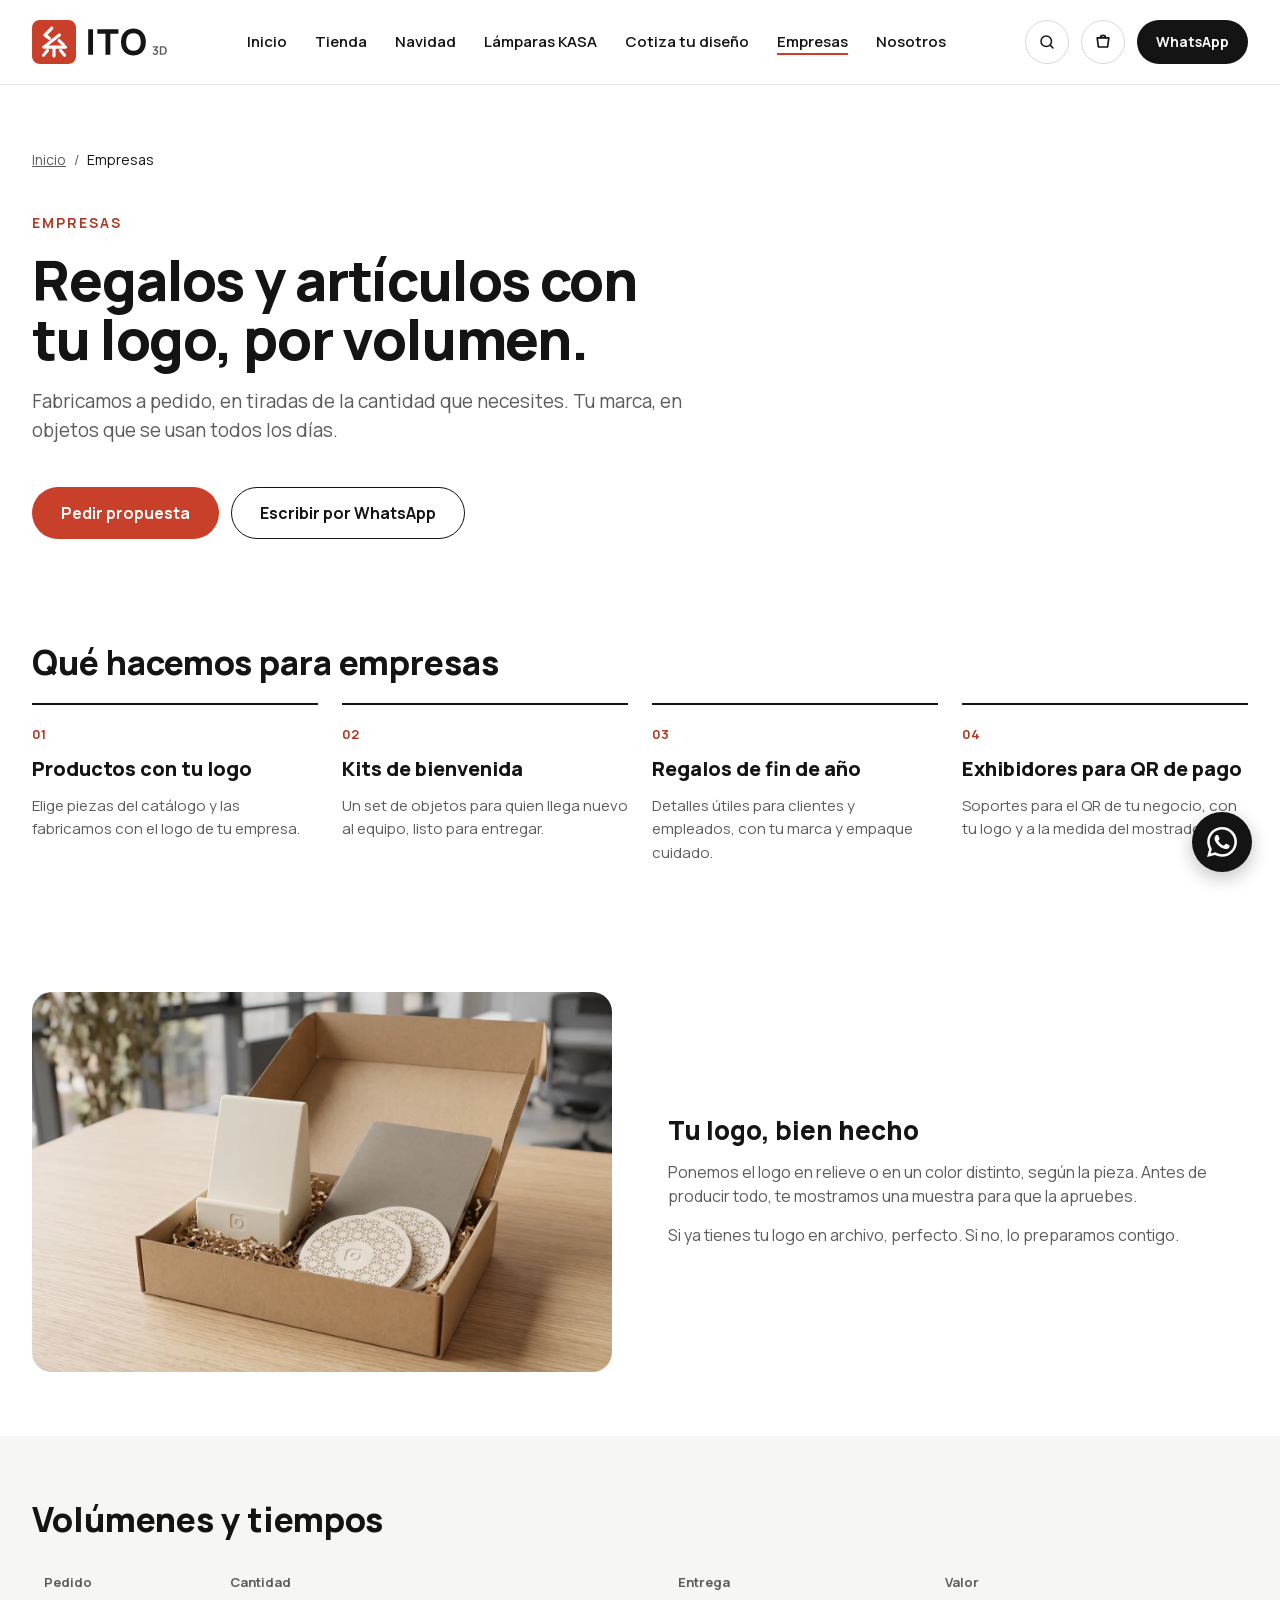
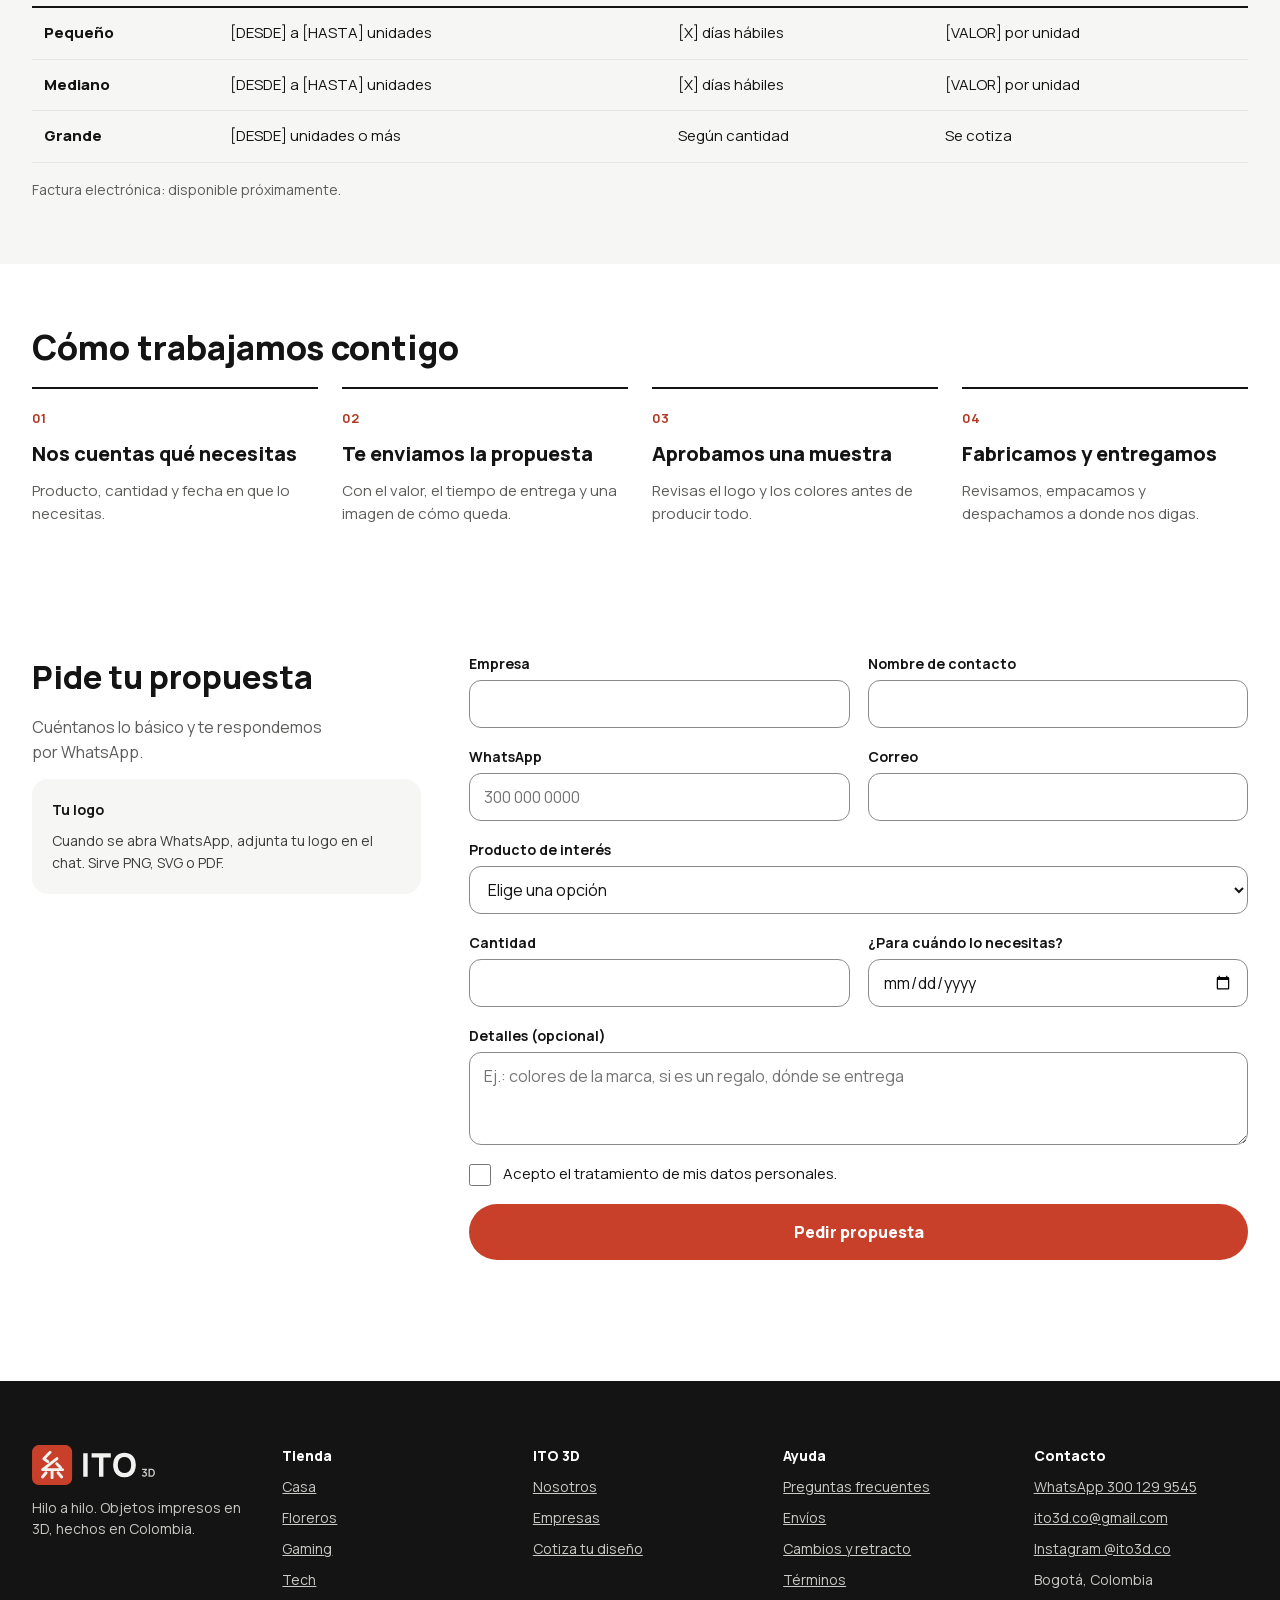
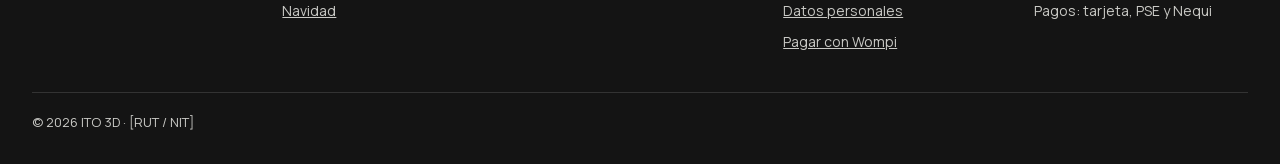
<file: empresas.html>
<!DOCTYPE html>
<html lang="es">
<head>
  <meta charset="utf-8">
  <meta name="viewport" content="width=device-width, initial-scale=1">
  <title>Empresas · ITO 3D</title>
  <meta name="description" content="Regalos y artículos impresos en 3D con el logo de tu empresa, por volumen. Kits de bienvenida, regalos de fin de año y exhibidores para QR.">
  <meta name="theme-color" content="#FFFFFF">
  <link rel="icon" href="favicon.svg" type="image/svg+xml">
  <link rel="icon" href="favicon-32.png" sizes="32x32" type="image/png">
  <link rel="apple-touch-icon" href="apple-touch-icon-180.png">
  <link rel="stylesheet" href="styles.css?v=20261124a">
  <script src="catalogo.js?v=20261125a" defer></script>
  <script src="script.js?v=20261124a" defer></script>
</head>
<body>
  <a class="skip-link" href="#contenido">Saltar al contenido</a>

  <header class="site-header">
    <div class="header-row">
      <button class="icon-btn menu-toggle" type="button" aria-label="Abrir menú" aria-expanded="false" aria-controls="menu-principal">
        <svg width="22" height="22" viewBox="0 0 24 24" fill="none" stroke="currentColor" stroke-width="2" stroke-linecap="round" aria-hidden="true"><path d="M4 7h16M4 12h16M4 17h16"/></svg>
      </button>
      <a class="logo" href="index.html">
        <img src="ito3d-horizontal-color.svg" alt="ITO 3D, ir al inicio" width="124" height="40">
      </a>
      <div class="header-actions">
        <a class="icon-btn" href="tienda.html?buscar=1" aria-label="Buscar en la tienda"><svg width="18" height="18" viewBox="0 0 24 24" fill="none" stroke="currentColor" stroke-width="2" stroke-linecap="round" aria-hidden="true"><circle cx="11" cy="11" r="7"/><path d="M20 20l-3.5-3.5"/></svg></a>
        <button class="icon-btn cart-btn" type="button" aria-label="Abrir carrito" data-abrir-carrito><svg width="20" height="20" viewBox="0 0 24 24" fill="none" stroke="currentColor" stroke-width="2" stroke-linecap="round" stroke-linejoin="round" aria-hidden="true"><path d="M5 7h14l-1.5 11h-11z"/><path d="M9 7a3 3 0 0 1 6 0"/></svg><span class="cart-count" hidden>0</span></button>
        <a class="btn btn--wa" href="#" data-wa data-wa-text="Hola, quiero más información sobre ITO 3D.">WhatsApp</a>
      </div>
      <nav class="main-nav" id="menu-principal" aria-label="Principal">
        <!-- Empresas y Nosotros aún no tienen página: pendiente en la maqueta -->
        <a href="index.html">Inicio</a>
        <a href="tienda.html">Tienda</a>
        <a href="tienda.html?categoria=navidad">Navidad</a>
        <a href="kasa.html">Lámparas KASA</a>
        <a href="cotiza.html">Cotiza tu diseño</a>
        <a href="empresas.html" aria-current="page">Empresas</a>
        <a href="nosotros.html">Nosotros</a>
      </nav>
    </div>
  </header>

  <main id="contenido">

    <section class="container page-hero">
      <nav class="breadcrumb" aria-label="Ruta">
        <a href="index.html">Inicio</a><span aria-hidden="true">/</span>
        <span aria-current="page">Empresas</span>
      </nav>
      <p class="eyebrow">Empresas</p>
      <h1>Regalos y artículos con tu logo, por volumen.</h1>
      <p class="lead">Fabricamos a pedido, en tiradas de la cantidad que necesites. Tu marca, en objetos que se usan todos los días.</p>
      <div class="page-hero__actions">
        <a class="btn btn--primary" href="#propuesta">Pedir propuesta</a>
        <a class="btn btn--outline" href="#" data-wa data-wa-text="Hola, quiero información para mi empresa.">Escribir por WhatsApp</a>
      </div>
    </section>

    <section class="container block" aria-labelledby="t-servicios">
      <h2 id="t-servicios">Qué hacemos para empresas</h2>
      <ul class="steps steps--cards">
        <li class="step"><span class="step__num">01</span><span class="step__title">Productos con tu logo</span><span class="step__text">Elige piezas del catálogo y las fabricamos con el logo de tu empresa.</span></li>
        <li class="step"><span class="step__num">02</span><span class="step__title">Kits de bienvenida</span><span class="step__text">Un set de objetos para quien llega nuevo al equipo, listo para entregar.</span></li>
        <li class="step"><span class="step__num">03</span><span class="step__title">Regalos de fin de año</span><span class="step__text">Detalles útiles para clientes y empleados, con tu marca y empaque cuidado.</span></li>
        <li class="step"><span class="step__num">04</span><span class="step__title">Exhibidores para QR de pago</span><span class="step__text">Soportes para el QR de tu negocio, con tu logo y a la medida del mostrador.</span></li>
      </ul>
    </section>

    <section class="container block split">
      <div class="ph ph--casa split__media ph--foto"><img src="img/taller/empresas_logo.webp" alt="Kit con piezas marcadas con el logo de una empresa" loading="lazy"></div>
      <div class="split__copy">
        <h2>Tu logo, bien hecho</h2>
        <p class="lead">Ponemos el logo en relieve o en un color distinto, según la pieza. Antes de producir todo, te mostramos una muestra para que la apruebes.</p>
        <p class="lead">Si ya tienes tu logo en archivo, perfecto. Si no, lo preparamos contigo.</p>
      </div>
    </section>

    <section class="band block" aria-labelledby="t-volumen">
      <div class="container">
        <h2 id="t-volumen">Volúmenes y tiempos</h2>
        <div class="table-wrap">
          <table class="vol-table">
            <caption class="sr-only">Rangos de volumen y tiempos de entrega</caption>
            <thead>
              <tr><th scope="col">Pedido</th><th scope="col">Cantidad</th><th scope="col">Entrega</th><th scope="col">Valor</th></tr>
            </thead>
            <tbody>
              <tr><th scope="row">Pequeño</th><td>[DESDE] a [HASTA] unidades</td><td>[X] días hábiles</td><td>[VALOR] por unidad</td></tr>
              <tr><th scope="row">Mediano</th><td>[DESDE] a [HASTA] unidades</td><td>[X] días hábiles</td><td>[VALOR] por unidad</td></tr>
              <tr><th scope="row">Grande</th><td>[DESDE] unidades o más</td><td>Según cantidad</td><td>Se cotiza</td></tr>
            </tbody>
          </table>
        </div>
        <p class="note">Factura electrónica: disponible próximamente.</p>
      </div>
    </section>

    <section class="container block" aria-labelledby="t-pasos-e">
      <h2 id="t-pasos-e">Cómo trabajamos contigo</h2>
      <ol class="steps steps--cards">
        <li class="step"><span class="step__num">01</span><span class="step__title">Nos cuentas qué necesitas</span><span class="step__text">Producto, cantidad y fecha en que lo necesitas.</span></li>
        <li class="step"><span class="step__num">02</span><span class="step__title">Te enviamos la propuesta</span><span class="step__text">Con el valor, el tiempo de entrega y una imagen de cómo queda.</span></li>
        <li class="step"><span class="step__num">03</span><span class="step__title">Aprobamos una muestra</span><span class="step__text">Revisas el logo y los colores antes de producir todo.</span></li>
        <li class="step"><span class="step__num">04</span><span class="step__title">Fabricamos y entregamos</span><span class="step__text">Revisamos, empacamos y despachamos a donde nos digas.</span></li>
      </ol>
    </section>

    <section class="container request" id="propuesta" aria-labelledby="t-propuesta">
      <div class="request__intro">
        <h2 id="t-propuesta">Pide tu propuesta</h2>
        <p class="lead">Cuéntanos lo básico y te respondemos por WhatsApp.</p>
        <div class="conditions">
          <strong>Tu logo</strong>
          <span>Cuando se abra WhatsApp, adjunta tu logo en el chat. Sirve PNG, SVG o PDF.</span>
        </div>
      </div>

      <form class="quote-form" id="form-empresa" action="#" method="post">
        <div class="field">
          <label for="e-empresa">Empresa</label>
          <input id="e-empresa" name="empresa" type="text" autocomplete="organization" required>
        </div>
        <div class="field">
          <label for="e-contacto">Nombre de contacto</label>
          <input id="e-contacto" name="contacto" type="text" autocomplete="name" required>
        </div>
        <div class="field">
          <label for="e-wa">WhatsApp</label>
          <input id="e-wa" name="whatsapp" type="tel" autocomplete="tel" inputmode="tel" placeholder="300 000 0000" required>
        </div>
        <div class="field">
          <label for="e-correo">Correo</label>
          <input id="e-correo" name="correo" type="email" autocomplete="email" required>
        </div>
        <div class="field field--wide">
          <label for="e-producto">Producto de interés</label>
          <select id="e-producto" name="producto" required>
            <option value="" selected disabled>Elige una opción</option>
          </select>
        </div>
        <div class="field">
          <label for="e-cantidad">Cantidad</label>
          <input id="e-cantidad" name="cantidad" type="number" min="1" inputmode="numeric" required>
        </div>
        <div class="field">
          <label for="e-fecha">¿Para cuándo lo necesitas?</label>
          <input id="e-fecha" name="fecha" type="date">
        </div>
        <div class="field field--wide">
          <label for="e-detalle">Detalles (opcional)</label>
          <textarea id="e-detalle" name="detalle" rows="3" placeholder="Ej.: colores de la marca, si es un regalo, dónde se entrega"></textarea>
        </div>
        <div class="checks">
          <label class="check"><input type="checkbox" name="datos" required> Acepto el tratamiento de mis datos personales.</label>
        </div>
        <button class="btn btn--primary btn--lg btn--block" type="submit">Pedir propuesta</button>
        <p class="form-status" id="form-empresa-estado" role="status" aria-live="polite"></p>
      </form>
    </section>

  </main>

  <footer class="site-footer">
    <div class="container">
      <div class="footer-grid">
        <div class="footer-brand">
          <img src="ito3d-horizontal-fondo-oscuro.svg" alt="ITO 3D" width="124" height="40">
          <p>Hilo a hilo. Objetos impresos en 3D, hechos en Colombia.</p>
        </div>
        <div class="footer-col">
          <h2>Tienda</h2>
          <a href="tienda.html?categoria=casa">Casa</a>
          <a href="tienda.html?categoria=floreros">Floreros</a>
          <a href="tienda.html?categoria=gaming">Gaming</a>
          <a href="tienda.html?categoria=tech">Tech</a>
          <a href="tienda.html?categoria=navidad">Navidad</a>
        </div>
        <div class="footer-col">
          <h2>ITO 3D</h2>
          <a href="nosotros.html">Nosotros</a>
          <a href="empresas.html">Empresas</a>
          <a href="cotiza.html">Cotiza tu diseño</a>
        </div>
        <div class="footer-col">
          <h2>Ayuda</h2>
          <a href="#">Preguntas frecuentes</a>
          <a href="#">Envíos</a>
          <a href="#">Cambios y retracto</a>
          <a href="#">Términos</a>
          <a href="#">Datos personales</a>
          <a href="https://checkout.wompi.co/l/VPOS_indO9a" target="_blank" rel="noopener">Pagar con Wompi</a>
        </div>
        <div class="footer-col">
          <h2>Contacto</h2>
          <a href="https://wa.me/573001299545" target="_blank" rel="noopener">WhatsApp 300 129 9545</a>
          <a href="mailto:ito3d.co@gmail.com">ito3d.co@gmail.com</a>
          <a href="https://instagram.com/ito3d.co" target="_blank" rel="noopener">Instagram @ito3d.co</a>
          <span>Bogotá, Colombia</span>
          <span>Pagos: tarjeta, PSE y Nequi</span>
        </div>
      </div>
      <p class="footer-legal">© 2026 ITO 3D · [RUT / NIT]</p>
    </div>
  </footer>


  <dialog class="modal modal--drawer" id="carrito-panel" aria-labelledby="carrito-titulo">
    <div class="modal__box cart">
      <div class="modal__head">
        <h2 id="carrito-titulo">Tu carrito</h2>
        <button class="icon-btn" type="button" data-cerrar aria-label="Cerrar carrito"><svg width="20" height="20" viewBox="0 0 24 24" fill="none" stroke="currentColor" stroke-width="2" stroke-linecap="round" aria-hidden="true"><path d="M6 6l12 12M18 6L6 18"/></svg></button>
      </div>
      <div class="cart__empty" id="carrito-vacio">
        <p>Tu carrito está vacío.</p>
        <a class="btn btn--outline" href="tienda.html">Ver la tienda</a>
      </div>
      <ul class="cart__list" id="carrito-lista"></ul>
      <div class="cart__foot" id="carrito-pie" hidden>
        <div class="cart__total"><span>Total</span><strong id="carrito-total"></strong></div>
        <p class="cart__note" id="carrito-nota"></p>
        <a class="btn btn--primary btn--lg btn--block" href="https://checkout.wompi.co/l/VPOS_indO9a" target="_blank" rel="noopener">Pagar con Wompi</a>
        <a class="btn btn--outline btn--lg btn--block" href="#" id="carrito-wa" target="_blank" rel="noopener">Pedir por WhatsApp</a>
        <button class="link-btn" type="button" id="carrito-vaciar">Vaciar carrito</button>
      </div>
    </div>
  </dialog>

  <p class="sr-only" id="aviso-global" role="status" aria-live="polite"></p>

  <a class="wa-float" href="#" data-wa data-wa-text="Hola, quiero más información sobre ITO 3D." aria-label="Escribir por WhatsApp">
    <svg width="30" height="30" viewBox="0 0 24 24" fill="currentColor" aria-hidden="true"><path d="M17.472 14.382c-.297-.149-1.758-.867-2.03-.967-.273-.099-.471-.148-.67.15-.197.297-.767.966-.94 1.164-.173.199-.347.223-.644.075-.297-.15-1.255-.463-2.39-1.475-.883-.788-1.48-1.761-1.653-2.059-.173-.297-.018-.458.13-.606.134-.133.298-.347.446-.52.149-.174.198-.298.298-.497.099-.198.05-.371-.025-.52-.075-.149-.669-1.612-.916-2.207-.242-.579-.487-.5-.669-.51-.173-.008-.371-.01-.57-.01-.198 0-.52.074-.792.372-.272.297-1.04 1.016-1.04 2.479 0 1.462 1.065 2.875 1.213 3.074.149.198 2.096 3.2 5.077 4.487.709.306 1.262.489 1.694.625.712.227 1.36.195 1.871.118.571-.085 1.758-.719 2.006-1.413.248-.694.248-1.289.173-1.413-.074-.124-.272-.198-.57-.347m-5.421 7.403h-.004a9.87 9.87 0 01-5.031-1.378l-.361-.214-3.741.982.998-3.648-.235-.374a9.86 9.86 0 01-1.51-5.26c.001-5.45 4.436-9.884 9.888-9.884 2.64 0 5.122 1.03 6.988 2.898a9.825 9.825 0 012.893 6.994c-.003 5.45-4.437 9.884-9.885 9.884m8.413-18.297A11.815 11.815 0 0012.05 0C5.495 0 .16 5.335.157 11.892c0 2.096.547 4.142 1.588 5.945L.057 24l6.305-1.654a11.882 11.882 0 005.683 1.448h.005c6.554 0 11.89-5.335 11.893-11.893a11.821 11.821 0 00-3.48-8.413Z"/></svg>
  </a>
</body>
</html>
</file>
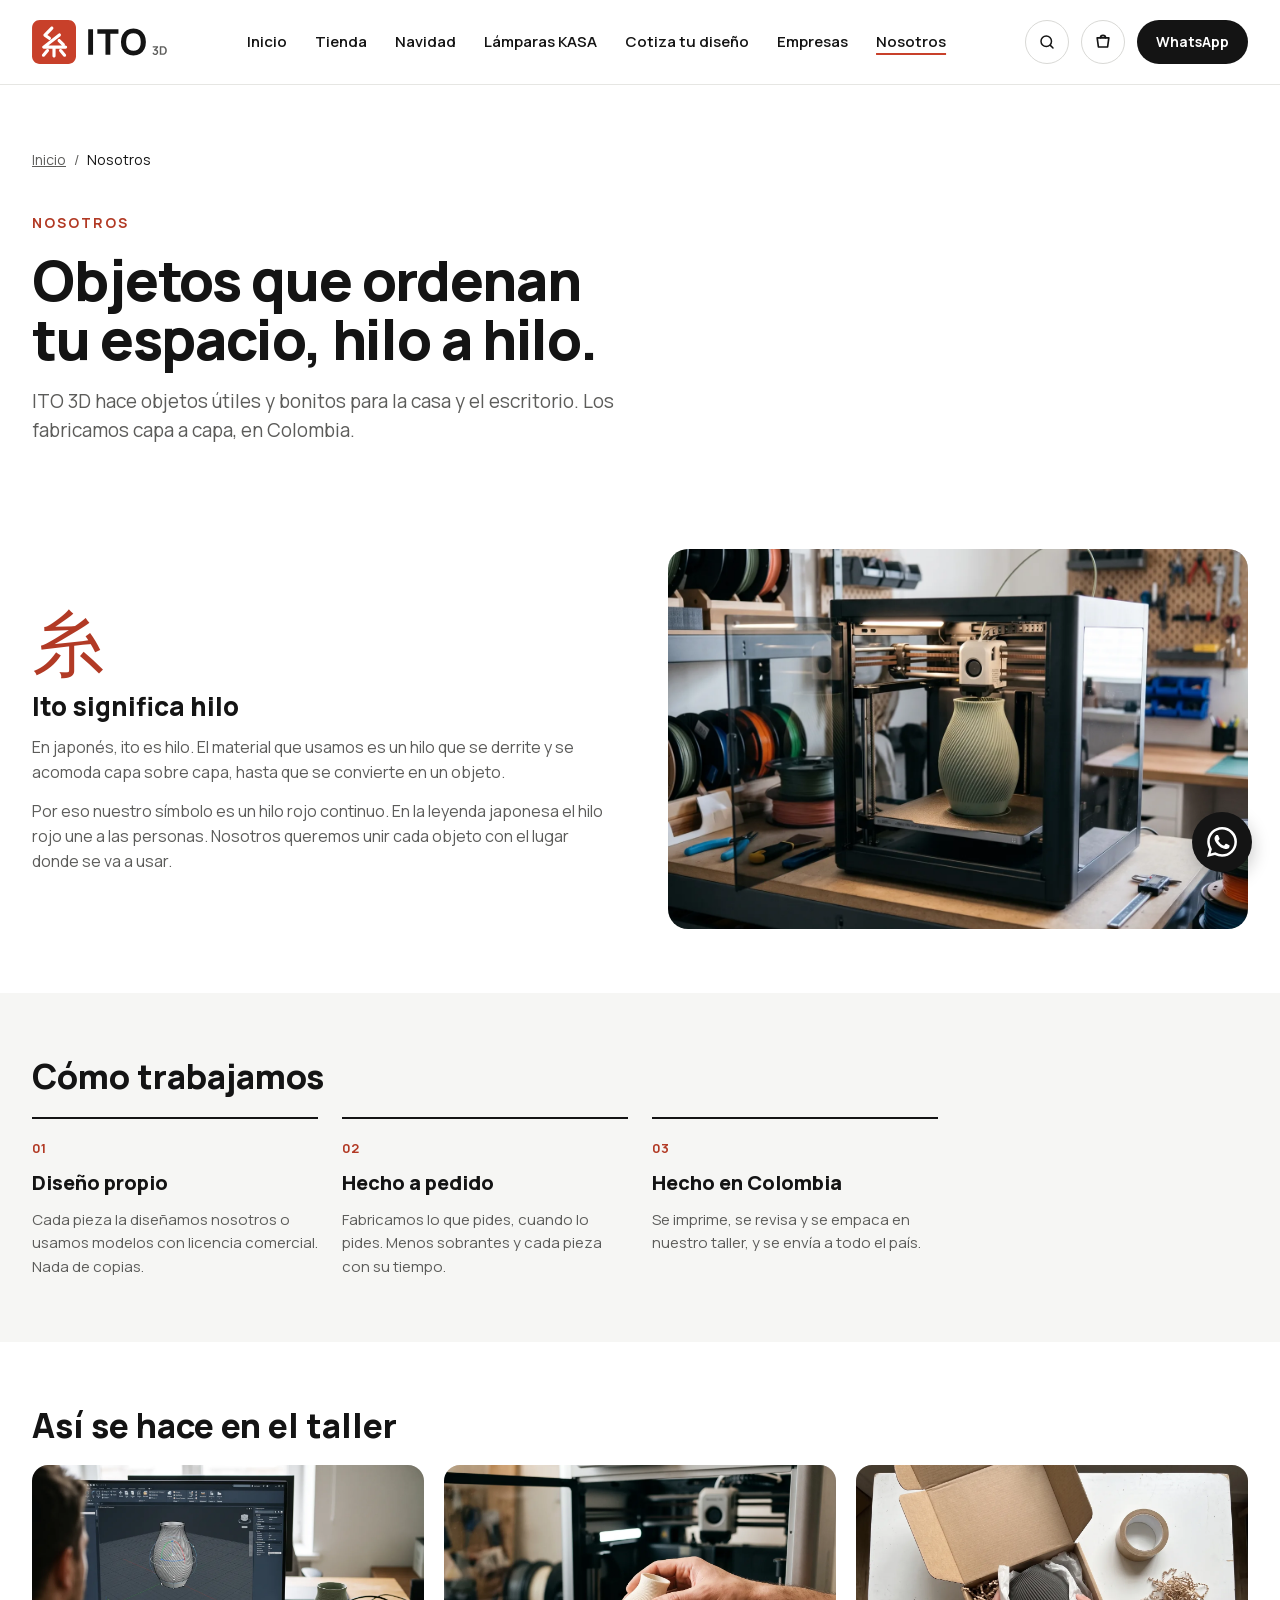
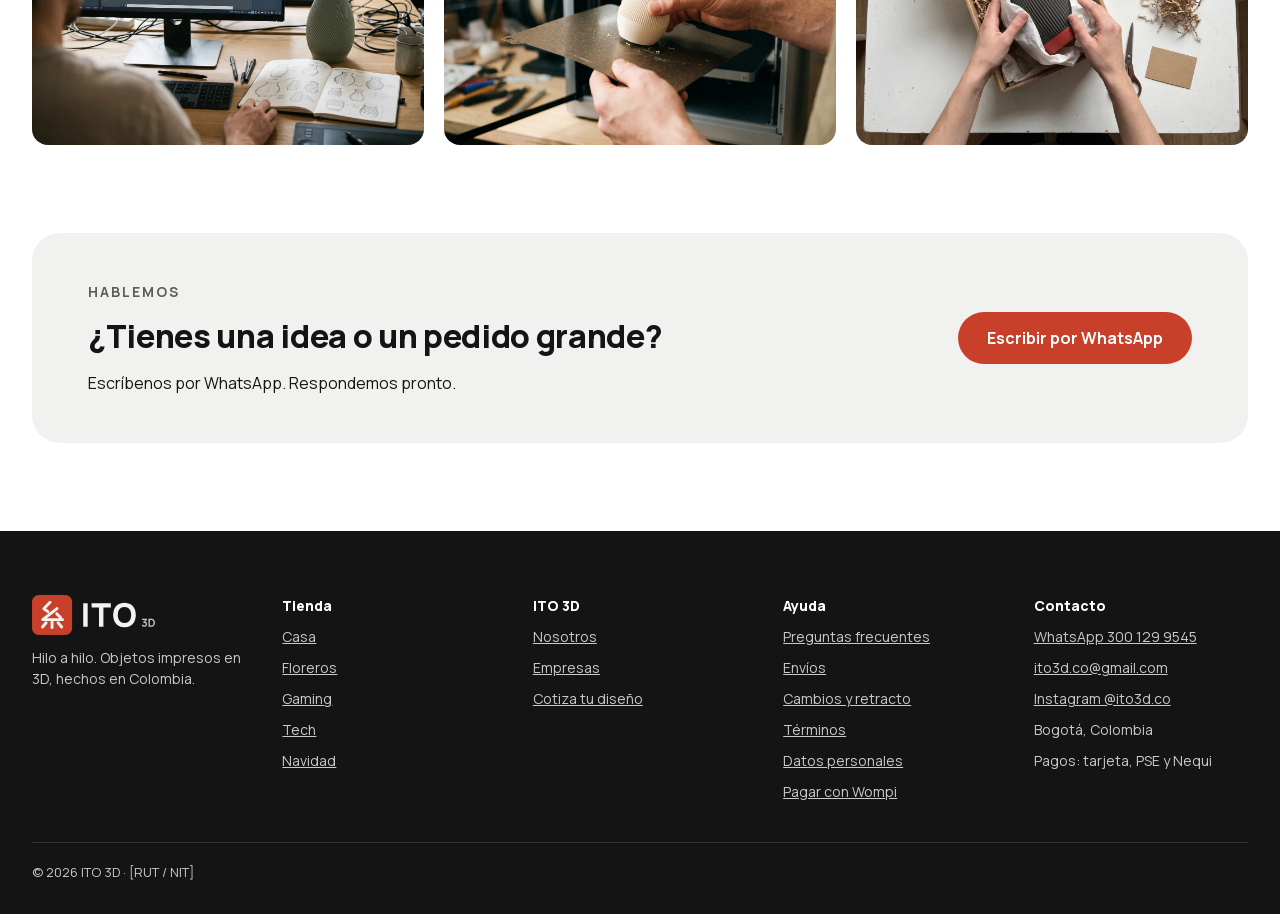
<file: nosotros.html>
<!DOCTYPE html>
<html lang="es">
<head>
  <meta charset="utf-8">
  <meta name="viewport" content="width=device-width, initial-scale=1">
  <title>Nosotros · ITO 3D</title>
  <meta name="description" content="ITO 3D hace objetos útiles y bonitos para la casa y el escritorio, fabricados capa a capa en Colombia. Conoce el taller y la forma de trabajar.">
  <meta name="theme-color" content="#FFFFFF">
  <link rel="icon" href="favicon.svg" type="image/svg+xml">
  <link rel="icon" href="favicon-32.png" sizes="32x32" type="image/png">
  <link rel="apple-touch-icon" href="apple-touch-icon-180.png">
  <link rel="stylesheet" href="styles.css?v=20261124a">
  <script src="catalogo.js?v=20261125a" defer></script>
  <script src="script.js?v=20261124a" defer></script>
</head>
<body>
  <a class="skip-link" href="#contenido">Saltar al contenido</a>

  <header class="site-header">
    <div class="header-row">
      <button class="icon-btn menu-toggle" type="button" aria-label="Abrir menú" aria-expanded="false" aria-controls="menu-principal">
        <svg width="22" height="22" viewBox="0 0 24 24" fill="none" stroke="currentColor" stroke-width="2" stroke-linecap="round" aria-hidden="true"><path d="M4 7h16M4 12h16M4 17h16"/></svg>
      </button>
      <a class="logo" href="index.html">
        <img src="ito3d-horizontal-color.svg" alt="ITO 3D, ir al inicio" width="124" height="40">
      </a>
      <div class="header-actions">
        <a class="icon-btn" href="tienda.html?buscar=1" aria-label="Buscar en la tienda"><svg width="18" height="18" viewBox="0 0 24 24" fill="none" stroke="currentColor" stroke-width="2" stroke-linecap="round" aria-hidden="true"><circle cx="11" cy="11" r="7"/><path d="M20 20l-3.5-3.5"/></svg></a>
        <button class="icon-btn cart-btn" type="button" aria-label="Abrir carrito" data-abrir-carrito><svg width="20" height="20" viewBox="0 0 24 24" fill="none" stroke="currentColor" stroke-width="2" stroke-linecap="round" stroke-linejoin="round" aria-hidden="true"><path d="M5 7h14l-1.5 11h-11z"/><path d="M9 7a3 3 0 0 1 6 0"/></svg><span class="cart-count" hidden>0</span></button>
        <a class="btn btn--wa" href="#" data-wa data-wa-text="Hola, quiero más información sobre ITO 3D.">WhatsApp</a>
      </div>
      <nav class="main-nav" id="menu-principal" aria-label="Principal">
        <!-- Empresas y Nosotros aún no tienen página: pendiente en la maqueta -->
        <a href="index.html">Inicio</a>
        <a href="tienda.html">Tienda</a>
        <a href="tienda.html?categoria=navidad">Navidad</a>
        <a href="kasa.html">Lámparas KASA</a>
        <a href="cotiza.html">Cotiza tu diseño</a>
        <a href="empresas.html">Empresas</a>
        <a href="nosotros.html" aria-current="page">Nosotros</a>
      </nav>
    </div>
  </header>

  <main id="contenido">

    <section class="container page-hero">
      <nav class="breadcrumb" aria-label="Ruta">
        <a href="index.html">Inicio</a><span aria-hidden="true">/</span>
        <span aria-current="page">Nosotros</span>
      </nav>
      <p class="eyebrow">Nosotros</p>
      <h1>Objetos que ordenan tu espacio, hilo a hilo.</h1>
      <p class="lead">ITO 3D hace objetos útiles y bonitos para la casa y el escritorio. Los fabricamos capa a capa, en Colombia.</p>
    </section>

    <section class="container block split">
      <div class="split__copy">
        <span class="about__kanji" lang="ja" aria-hidden="true">糸</span>
        <h2>Ito significa hilo</h2>
        <p class="lead">En japonés, ito es hilo. El material que usamos es un hilo que se derrite y se acomoda capa sobre capa, hasta que se convierte en un objeto.</p>
        <p class="lead">Por eso nuestro símbolo es un hilo rojo continuo. En la leyenda japonesa el hilo rojo une a las personas. Nosotros queremos unir cada objeto con el lugar donde se va a usar.</p>
      </div>
      <div class="ph ph--floreros split__media ph--foto"><img src="img/taller/impresora_florero.webp" alt="La impresora haciendo un florero" loading="lazy"></div>
    </section>

    <section class="band block" aria-labelledby="t-forma">
      <div class="container">
        <h2 id="t-forma">Cómo trabajamos</h2>
        <ul class="steps steps--cards">
        <li class="step"><span class="step__num">01</span><span class="step__title">Diseño propio</span><span class="step__text">Cada pieza la diseñamos nosotros o usamos modelos con licencia comercial. Nada de copias.</span></li>
        <li class="step"><span class="step__num">02</span><span class="step__title">Hecho a pedido</span><span class="step__text">Fabricamos lo que pides, cuando lo pides. Menos sobrantes y cada pieza con su tiempo.</span></li>
        <li class="step"><span class="step__num">03</span><span class="step__title">Hecho en Colombia</span><span class="step__text">Se imprime, se revisa y se empaca en nuestro taller, y se envía a todo el país.</span></li>
        </ul>
      </div>
    </section>

    <section class="container block" aria-labelledby="t-taller">
      <h2 id="t-taller">Así se hace en el taller</h2>
      <div class="photo-row">
        <div class="ph ph--casa ph--foto"><img src="img/taller/diseno.webp" alt="Diseño de la pieza en el computador" loading="lazy"></div>
        <div class="ph ph--gaming ph--foto"><img src="img/taller/saliendo.webp" alt="La pieza saliendo de la impresora" loading="lazy"></div>
        <div class="ph ph--tech ph--foto"><img src="img/taller/empaque.webp" alt="Revisión y empaque" loading="lazy"></div>
      </div>
    </section>

    <section class="container cta-wrap cta-wrap--last" aria-labelledby="t-hablemos">
      <div class="cta-band cta-band--sand">
        <div class="cta-band__copy">
          <p class="eyebrow eyebrow--muted">Hablemos</p>
          <h2 id="t-hablemos">¿Tienes una idea o un pedido grande?</h2>
          <p>Escríbenos por WhatsApp. Respondemos pronto.</p>
        </div>
        <a class="btn btn--primary" href="#" data-wa data-wa-text="Hola, quiero hablar con ITO 3D.">Escribir por WhatsApp</a>
      </div>
    </section>

  </main>

  <footer class="site-footer">
    <div class="container">
      <div class="footer-grid">
        <div class="footer-brand">
          <img src="ito3d-horizontal-fondo-oscuro.svg" alt="ITO 3D" width="124" height="40">
          <p>Hilo a hilo. Objetos impresos en 3D, hechos en Colombia.</p>
        </div>
        <div class="footer-col">
          <h2>Tienda</h2>
          <a href="tienda.html?categoria=casa">Casa</a>
          <a href="tienda.html?categoria=floreros">Floreros</a>
          <a href="tienda.html?categoria=gaming">Gaming</a>
          <a href="tienda.html?categoria=tech">Tech</a>
          <a href="tienda.html?categoria=navidad">Navidad</a>
        </div>
        <div class="footer-col">
          <h2>ITO 3D</h2>
          <a href="nosotros.html">Nosotros</a>
          <a href="empresas.html">Empresas</a>
          <a href="cotiza.html">Cotiza tu diseño</a>
        </div>
        <div class="footer-col">
          <h2>Ayuda</h2>
          <a href="#">Preguntas frecuentes</a>
          <a href="#">Envíos</a>
          <a href="#">Cambios y retracto</a>
          <a href="#">Términos</a>
          <a href="#">Datos personales</a>
          <a href="https://checkout.wompi.co/l/VPOS_indO9a" target="_blank" rel="noopener">Pagar con Wompi</a>
        </div>
        <div class="footer-col">
          <h2>Contacto</h2>
          <a href="https://wa.me/573001299545" target="_blank" rel="noopener">WhatsApp 300 129 9545</a>
          <a href="mailto:ito3d.co@gmail.com">ito3d.co@gmail.com</a>
          <a href="https://instagram.com/ito3d.co" target="_blank" rel="noopener">Instagram @ito3d.co</a>
          <span>Bogotá, Colombia</span>
          <span>Pagos: tarjeta, PSE y Nequi</span>
        </div>
      </div>
      <p class="footer-legal">© 2026 ITO 3D · [RUT / NIT]</p>
    </div>
  </footer>


  <dialog class="modal modal--drawer" id="carrito-panel" aria-labelledby="carrito-titulo">
    <div class="modal__box cart">
      <div class="modal__head">
        <h2 id="carrito-titulo">Tu carrito</h2>
        <button class="icon-btn" type="button" data-cerrar aria-label="Cerrar carrito"><svg width="20" height="20" viewBox="0 0 24 24" fill="none" stroke="currentColor" stroke-width="2" stroke-linecap="round" aria-hidden="true"><path d="M6 6l12 12M18 6L6 18"/></svg></button>
      </div>
      <div class="cart__empty" id="carrito-vacio">
        <p>Tu carrito está vacío.</p>
        <a class="btn btn--outline" href="tienda.html">Ver la tienda</a>
      </div>
      <ul class="cart__list" id="carrito-lista"></ul>
      <div class="cart__foot" id="carrito-pie" hidden>
        <div class="cart__total"><span>Total</span><strong id="carrito-total"></strong></div>
        <p class="cart__note" id="carrito-nota"></p>
        <a class="btn btn--primary btn--lg btn--block" href="https://checkout.wompi.co/l/VPOS_indO9a" target="_blank" rel="noopener">Pagar con Wompi</a>
        <a class="btn btn--outline btn--lg btn--block" href="#" id="carrito-wa" target="_blank" rel="noopener">Pedir por WhatsApp</a>
        <button class="link-btn" type="button" id="carrito-vaciar">Vaciar carrito</button>
      </div>
    </div>
  </dialog>

  <p class="sr-only" id="aviso-global" role="status" aria-live="polite"></p>

  <a class="wa-float" href="#" data-wa data-wa-text="Hola, quiero más información sobre ITO 3D." aria-label="Escribir por WhatsApp">
    <svg width="30" height="30" viewBox="0 0 24 24" fill="currentColor" aria-hidden="true"><path d="M17.472 14.382c-.297-.149-1.758-.867-2.03-.967-.273-.099-.471-.148-.67.15-.197.297-.767.966-.94 1.164-.173.199-.347.223-.644.075-.297-.15-1.255-.463-2.39-1.475-.883-.788-1.48-1.761-1.653-2.059-.173-.297-.018-.458.13-.606.134-.133.298-.347.446-.52.149-.174.198-.298.298-.497.099-.198.05-.371-.025-.52-.075-.149-.669-1.612-.916-2.207-.242-.579-.487-.5-.669-.51-.173-.008-.371-.01-.57-.01-.198 0-.52.074-.792.372-.272.297-1.04 1.016-1.04 2.479 0 1.462 1.065 2.875 1.213 3.074.149.198 2.096 3.2 5.077 4.487.709.306 1.262.489 1.694.625.712.227 1.36.195 1.871.118.571-.085 1.758-.719 2.006-1.413.248-.694.248-1.289.173-1.413-.074-.124-.272-.198-.57-.347m-5.421 7.403h-.004a9.87 9.87 0 01-5.031-1.378l-.361-.214-3.741.982.998-3.648-.235-.374a9.86 9.86 0 01-1.51-5.26c.001-5.45 4.436-9.884 9.888-9.884 2.64 0 5.122 1.03 6.988 2.898a9.825 9.825 0 012.893 6.994c-.003 5.45-4.437 9.884-9.885 9.884m8.413-18.297A11.815 11.815 0 0012.05 0C5.495 0 .16 5.335.157 11.892c0 2.096.547 4.142 1.588 5.945L.057 24l6.305-1.654a11.882 11.882 0 005.683 1.448h.005c6.554 0 11.89-5.335 11.893-11.893a11.821 11.821 0 00-3.48-8.413Z"/></svg>
  </a>
</body>
</html>
</file>
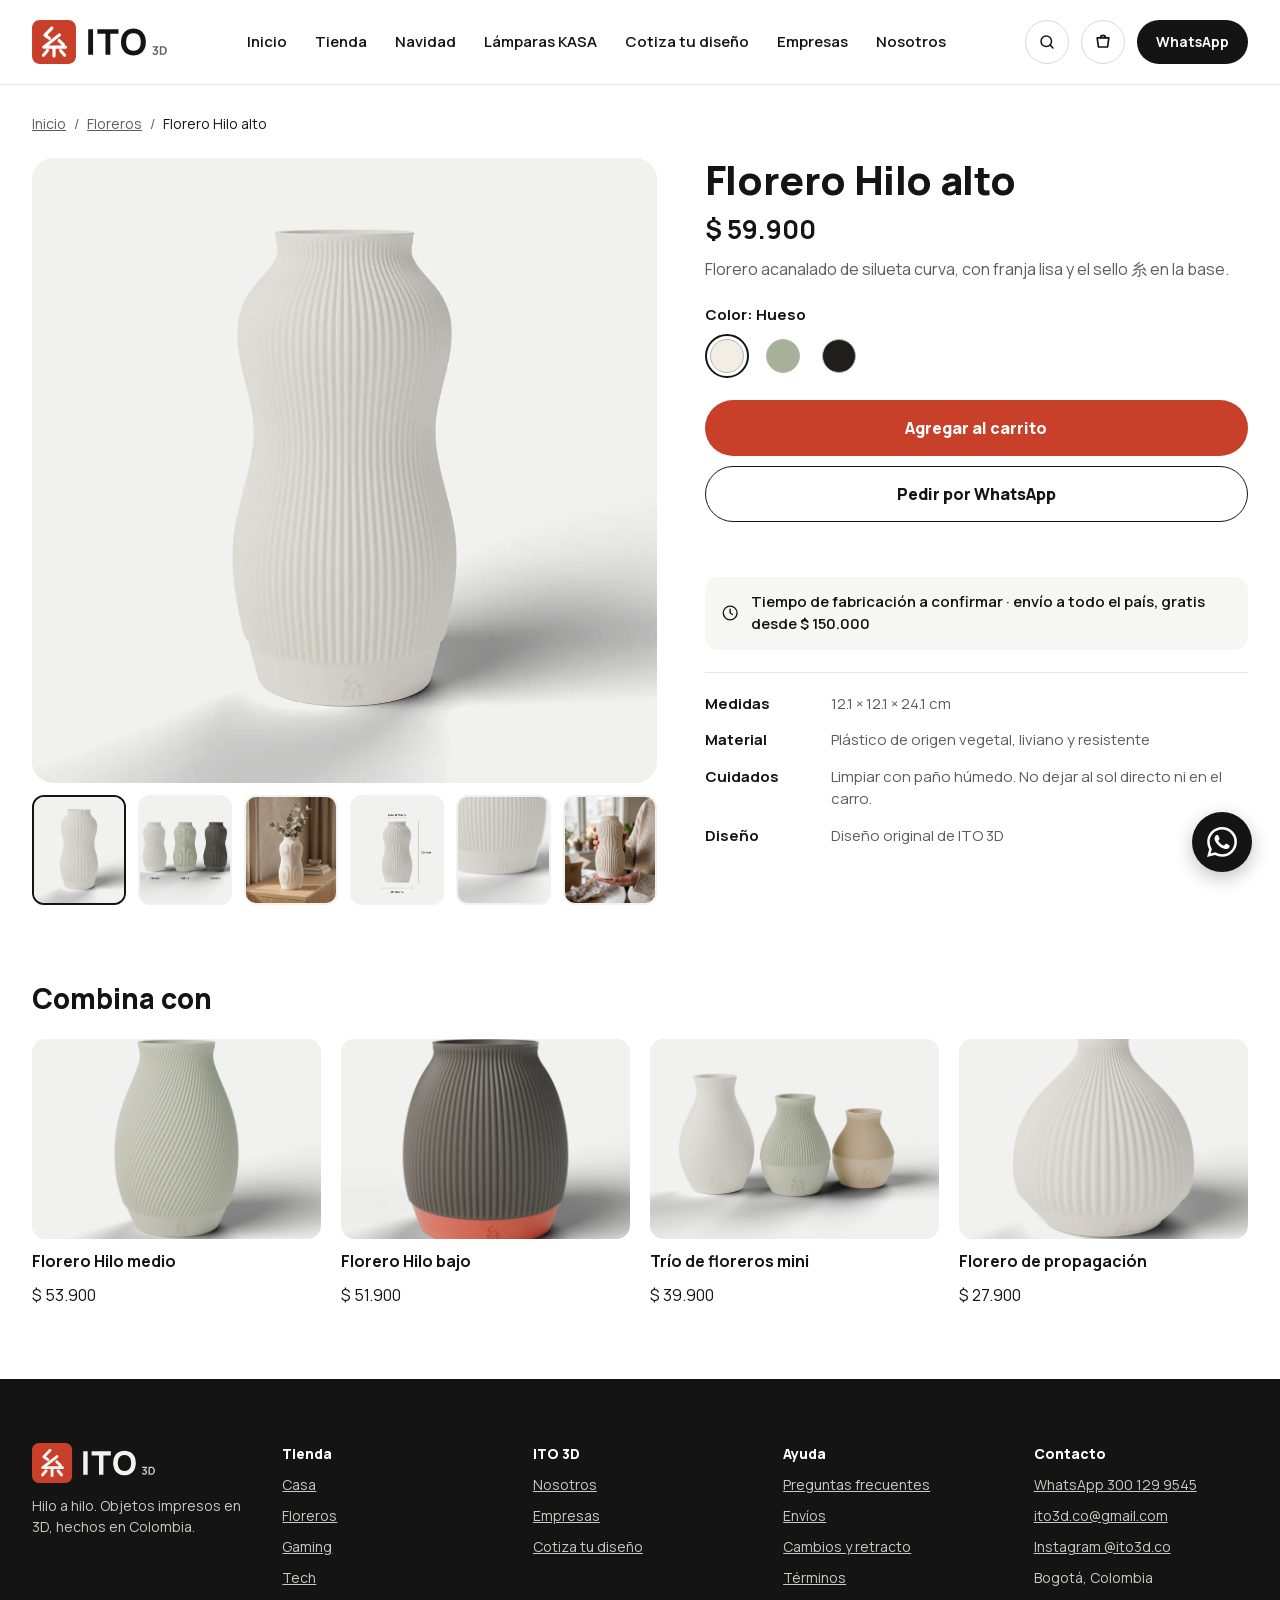
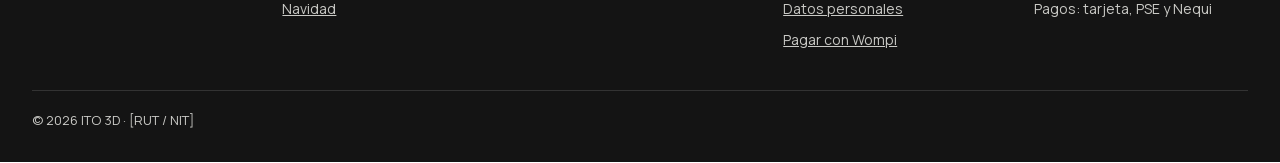
<file: producto.html>
<!DOCTYPE html>
<html lang="es">
<head>
  <meta charset="utf-8">
  <meta name="viewport" content="width=device-width, initial-scale=1">
  <title>Bandeja organizadora · ITO 3D</title>
  <meta name="description" content="Bandeja organizadora impresa en 3D para llaves, billetera y audífonos. Diseño original de ITO 3D, fabricada a pedido en Colombia.">
  <meta name="theme-color" content="#FFFFFF">
  <link rel="icon" href="favicon.svg" type="image/svg+xml">
  <link rel="icon" href="favicon-32.png" sizes="32x32" type="image/png">
  <link rel="apple-touch-icon" href="apple-touch-icon-180.png">
  <link rel="stylesheet" href="styles.css?v=20261124a">
  <script src="catalogo.js?v=20261125a" defer></script>
  <script src="script.js?v=20261124a" defer></script>
</head>
<body>
  <a class="skip-link" href="#contenido">Saltar al contenido</a>

  <header class="site-header">
    <div class="header-row">
      <button class="icon-btn menu-toggle" type="button" aria-label="Abrir menú" aria-expanded="false" aria-controls="menu-principal">
        <svg width="22" height="22" viewBox="0 0 24 24" fill="none" stroke="currentColor" stroke-width="2" stroke-linecap="round" aria-hidden="true"><path d="M4 7h16M4 12h16M4 17h16"/></svg>
      </button>
      <a class="logo" href="index.html">
        <img src="ito3d-horizontal-color.svg" alt="ITO 3D, ir al inicio" width="124" height="40">
      </a>
      <div class="header-actions">
        <a class="icon-btn" href="tienda.html?buscar=1" aria-label="Buscar en la tienda"><svg width="18" height="18" viewBox="0 0 24 24" fill="none" stroke="currentColor" stroke-width="2" stroke-linecap="round" aria-hidden="true"><circle cx="11" cy="11" r="7"/><path d="M20 20l-3.5-3.5"/></svg></a>
        <button class="icon-btn cart-btn" type="button" aria-label="Abrir carrito" data-abrir-carrito><svg width="20" height="20" viewBox="0 0 24 24" fill="none" stroke="currentColor" stroke-width="2" stroke-linecap="round" stroke-linejoin="round" aria-hidden="true"><path d="M5 7h14l-1.5 11h-11z"/><path d="M9 7a3 3 0 0 1 6 0"/></svg><span class="cart-count" hidden>0</span></button>
        <a class="btn btn--wa" href="#" data-wa data-wa-text="Hola, quiero más información sobre ITO 3D.">WhatsApp</a>
      </div>
      <nav class="main-nav" id="menu-principal" aria-label="Principal">
        <!-- Empresas y Nosotros aún no tienen página: pendiente en la maqueta -->
        <a href="index.html">Inicio</a>
        <a href="tienda.html">Tienda</a>
        <a href="tienda.html?categoria=navidad">Navidad</a>
        <a href="kasa.html">Lámparas KASA</a>
        <a href="cotiza.html">Cotiza tu diseño</a>
        <a href="empresas.html">Empresas</a>
        <a href="nosotros.html">Nosotros</a>
      </nav>
    </div>
  </header>

  <main id="contenido" class="container page-main">
    <nav class="breadcrumb" aria-label="Ruta">
      <a href="index.html">Inicio</a><span aria-hidden="true">/</span>
      <a href="tienda.html?categoria=casa" id="crumb-cat">Casa</a><span aria-hidden="true">/</span>
      <span aria-current="page" id="crumb-producto">Bandeja organizadora</span>
    </nav>

    <div class="product">
      <div class="gallery">
        <!-- FOTOS PENDIENTES: 4 a 6 fotos con fondo liso y un video corto opcional -->
        <div class="ph gallery__main" id="foto-principal">Foto principal del producto en uso</div>
        <div class="gallery__thumbs">
          <button class="thumb is-active" type="button" aria-label="Ver foto 1" aria-pressed="true">1</button>
          <button class="thumb thumb--2" type="button" aria-label="Ver foto 2" aria-pressed="false">2</button>
          <button class="thumb thumb--3" type="button" aria-label="Ver foto 3" aria-pressed="false">3</button>
          <button class="thumb thumb--video" type="button" aria-label="Ver video" aria-pressed="false">Video</button>
        </div>
      </div>

      <div class="product__info">
        <div class="product__head">
          <h1 id="producto-nombre">Bandeja organizadora</h1>
          <p class="tag-ejemplo" id="producto-ejemplo" hidden>Producto de ejemplo. Se borra antes de publicar.</p>
          <p class="product__price" id="producto-precio">[PRECIO]</p>
          <p class="lead" id="producto-desc">Un lugar fijo para llaves, billetera y audífonos a la entrada de la casa. [DESCRIPCIÓN CORTA]</p>
        </div>

        <fieldset class="field-group">
          <legend>Color: <span id="color-elegido">Carbón</span></legend>
          <div class="swatches" id="swatches">
            <label class="swatch">
              <input type="radio" name="color" value="Carbón" checked>
              <span class="swatch__dot sw--carbon"></span>
              <span class="sr-only">Carbón</span>
            </label>
            <label class="swatch">
              <input type="radio" name="color" value="Hueso">
              <span class="swatch__dot sw--hueso"></span>
              <span class="sr-only">Hueso</span>
            </label>
            <label class="swatch">
              <input type="radio" name="color" value="Arena">
              <span class="swatch__dot sw--arena"></span>
              <span class="sr-only">Arena</span>
            </label>
            <label class="swatch">
              <input type="radio" name="color" value="Bermellón">
              <span class="swatch__dot sw--bermellon"></span>
              <span class="sr-only">Bermellón</span>
            </label>
          </div>
        </fieldset>

        <div class="field" id="campo-personalizacion">
          <label for="personalizacion" id="etiqueta-personalizacion">Personalización (opcional, + [VALOR])</label>
          <input id="personalizacion" name="personalizacion" type="text" maxlength="12" placeholder="Nombre o iniciales, máx. 12 letras">
        </div>

        <div class="buy-actions">
          <!-- Versión 2: conectar con el carrito y la pasarela (Wompi o Bold) -->
          <button class="btn btn--primary btn--lg btn--block" type="button" id="agregar-carrito">Agregar al carrito</button>
          <a class="btn btn--outline btn--lg btn--block" href="#" id="pedir-wa" data-wa>Pedir por WhatsApp</a>
          <p class="form-status" id="carrito-estado" role="status" aria-live="polite"></p>
        </div>

        <div class="lead-time">
          <svg width="22" height="22" viewBox="0 0 24 24" fill="none" stroke="currentColor" stroke-width="1.8" stroke-linecap="round" aria-hidden="true"><circle cx="12" cy="12" r="9"/><path d="M12 7v5l3 2"/></svg>
          <span id="producto-dias">Se fabrica en [X] días hábiles · envío a todo el país</span>
        </div>

        <dl class="specs">
          <dt>Medidas</dt><dd id="spec-medidas">[ANCHO × LARGO × ALTO] cm</dd>
          <dt>Material</dt><dd id="spec-material">Plástico de origen vegetal, liviano y resistente</dd>
          <dt>Cuidados</dt><dd>Limpiar con paño húmedo. No dejar al sol directo ni en el carro.</dd>
          <dt>Diseño</dt><dd>Diseño original de ITO 3D</dd>
        </dl>
      </div>
    </div>

    <section class="piezas" id="piezas" aria-labelledby="t-piezas" hidden>
      <h2 id="t-piezas">Las piezas</h2>
      <p class="lead piezas__intro" id="piezas-intro"></p>
      <div class="piezas-grid" id="piezas-lista"></div>
    </section>

    <section class="related" aria-labelledby="t-combina">
      <h2 id="t-combina">Combina con</h2>
      <div class="related-grid" id="relacionados">
          <a class="related-card" href="producto.html?id=posavasos-x4">
            <div class="ph ph--casa">Foto</div>
            <span class="related-card__name">Posavasos, juego de 4</span>
            <span data-precio="posavasos-x4">[PRECIO]</span>
          </a>
          <a class="related-card" href="producto.html?id=florero-bajo">
            <div class="ph ph--floreros">Foto</div>
            <span class="related-card__name">Florero bajo</span>
            <span data-precio="florero-bajo">[PRECIO]</span>
          </a>
          <a class="related-card" href="producto.html?id=organizador-cajon">
            <div class="ph ph--casa">Foto</div>
            <span class="related-card__name">Organizador de cajón</span>
            <span data-precio="organizador-cajon">[PRECIO]</span>
          </a>
          <a class="related-card" href="producto.html?id=enrollador-cables">
            <div class="ph ph--tech">Foto</div>
            <span class="related-card__name">Enrollador de cables</span>
            <span data-precio="enrollador-cables">[PRECIO]</span>
          </a>
      </div>
    </section>
  </main>

  <footer class="site-footer">
    <div class="container">
      <div class="footer-grid">
        <div class="footer-brand">
          <img src="ito3d-horizontal-fondo-oscuro.svg" alt="ITO 3D" width="124" height="40">
          <p>Hilo a hilo. Objetos impresos en 3D, hechos en Colombia.</p>
        </div>
        <div class="footer-col">
          <h2>Tienda</h2>
          <a href="tienda.html?categoria=casa">Casa</a>
          <a href="tienda.html?categoria=floreros">Floreros</a>
          <a href="tienda.html?categoria=gaming">Gaming</a>
          <a href="tienda.html?categoria=tech">Tech</a>
          <a href="tienda.html?categoria=navidad">Navidad</a>
        </div>
        <div class="footer-col">
          <h2>ITO 3D</h2>
          <a href="nosotros.html">Nosotros</a>
          <a href="empresas.html">Empresas</a>
          <a href="cotiza.html">Cotiza tu diseño</a>
        </div>
        <div class="footer-col">
          <h2>Ayuda</h2>
          <a href="#">Preguntas frecuentes</a>
          <a href="#">Envíos</a>
          <a href="#">Cambios y retracto</a>
          <a href="#">Términos</a>
          <a href="#">Datos personales</a>
          <a href="https://checkout.wompi.co/l/VPOS_indO9a" target="_blank" rel="noopener">Pagar con Wompi</a>
        </div>
        <div class="footer-col">
          <h2>Contacto</h2>
          <a href="https://wa.me/573001299545" target="_blank" rel="noopener">WhatsApp 300 129 9545</a>
          <a href="mailto:ito3d.co@gmail.com">ito3d.co@gmail.com</a>
          <a href="https://instagram.com/ito3d.co" target="_blank" rel="noopener">Instagram @ito3d.co</a>
          <span>Bogotá, Colombia</span>
          <span>Pagos: tarjeta, PSE y Nequi</span>
        </div>
      </div>
      <p class="footer-legal">© 2026 ITO 3D · [RUT / NIT]</p>
    </div>
  </footer>


  <dialog class="modal modal--drawer" id="carrito-panel" aria-labelledby="carrito-titulo">
    <div class="modal__box cart">
      <div class="modal__head">
        <h2 id="carrito-titulo">Tu carrito</h2>
        <button class="icon-btn" type="button" data-cerrar aria-label="Cerrar carrito"><svg width="20" height="20" viewBox="0 0 24 24" fill="none" stroke="currentColor" stroke-width="2" stroke-linecap="round" aria-hidden="true"><path d="M6 6l12 12M18 6L6 18"/></svg></button>
      </div>
      <div class="cart__empty" id="carrito-vacio">
        <p>Tu carrito está vacío.</p>
        <a class="btn btn--outline" href="tienda.html">Ver la tienda</a>
      </div>
      <ul class="cart__list" id="carrito-lista"></ul>
      <div class="cart__foot" id="carrito-pie" hidden>
        <div class="cart__total"><span>Total</span><strong id="carrito-total"></strong></div>
        <p class="cart__note" id="carrito-nota"></p>
        <a class="btn btn--primary btn--lg btn--block" href="https://checkout.wompi.co/l/VPOS_indO9a" target="_blank" rel="noopener">Pagar con Wompi</a>
        <a class="btn btn--outline btn--lg btn--block" href="#" id="carrito-wa" target="_blank" rel="noopener">Pedir por WhatsApp</a>
        <button class="link-btn" type="button" id="carrito-vaciar">Vaciar carrito</button>
      </div>
    </div>
  </dialog>

  <p class="sr-only" id="aviso-global" role="status" aria-live="polite"></p>

  <a class="wa-float" href="#" data-wa data-wa-text="Hola, quiero más información sobre ITO 3D." aria-label="Escribir por WhatsApp">
    <svg width="30" height="30" viewBox="0 0 24 24" fill="currentColor" aria-hidden="true"><path d="M17.472 14.382c-.297-.149-1.758-.867-2.03-.967-.273-.099-.471-.148-.67.15-.197.297-.767.966-.94 1.164-.173.199-.347.223-.644.075-.297-.15-1.255-.463-2.39-1.475-.883-.788-1.48-1.761-1.653-2.059-.173-.297-.018-.458.13-.606.134-.133.298-.347.446-.52.149-.174.198-.298.298-.497.099-.198.05-.371-.025-.52-.075-.149-.669-1.612-.916-2.207-.242-.579-.487-.5-.669-.51-.173-.008-.371-.01-.57-.01-.198 0-.52.074-.792.372-.272.297-1.04 1.016-1.04 2.479 0 1.462 1.065 2.875 1.213 3.074.149.198 2.096 3.2 5.077 4.487.709.306 1.262.489 1.694.625.712.227 1.36.195 1.871.118.571-.085 1.758-.719 2.006-1.413.248-.694.248-1.289.173-1.413-.074-.124-.272-.198-.57-.347m-5.421 7.403h-.004a9.87 9.87 0 01-5.031-1.378l-.361-.214-3.741.982.998-3.648-.235-.374a9.86 9.86 0 01-1.51-5.26c.001-5.45 4.436-9.884 9.888-9.884 2.64 0 5.122 1.03 6.988 2.898a9.825 9.825 0 012.893 6.994c-.003 5.45-4.437 9.884-9.885 9.884m8.413-18.297A11.815 11.815 0 0012.05 0C5.495 0 .16 5.335.157 11.892c0 2.096.547 4.142 1.588 5.945L.057 24l6.305-1.654a11.882 11.882 0 005.683 1.448h.005c6.554 0 11.89-5.335 11.893-11.893a11.821 11.821 0 00-3.48-8.413Z"/></svg>
  </a>
</body>
</html>
</file>
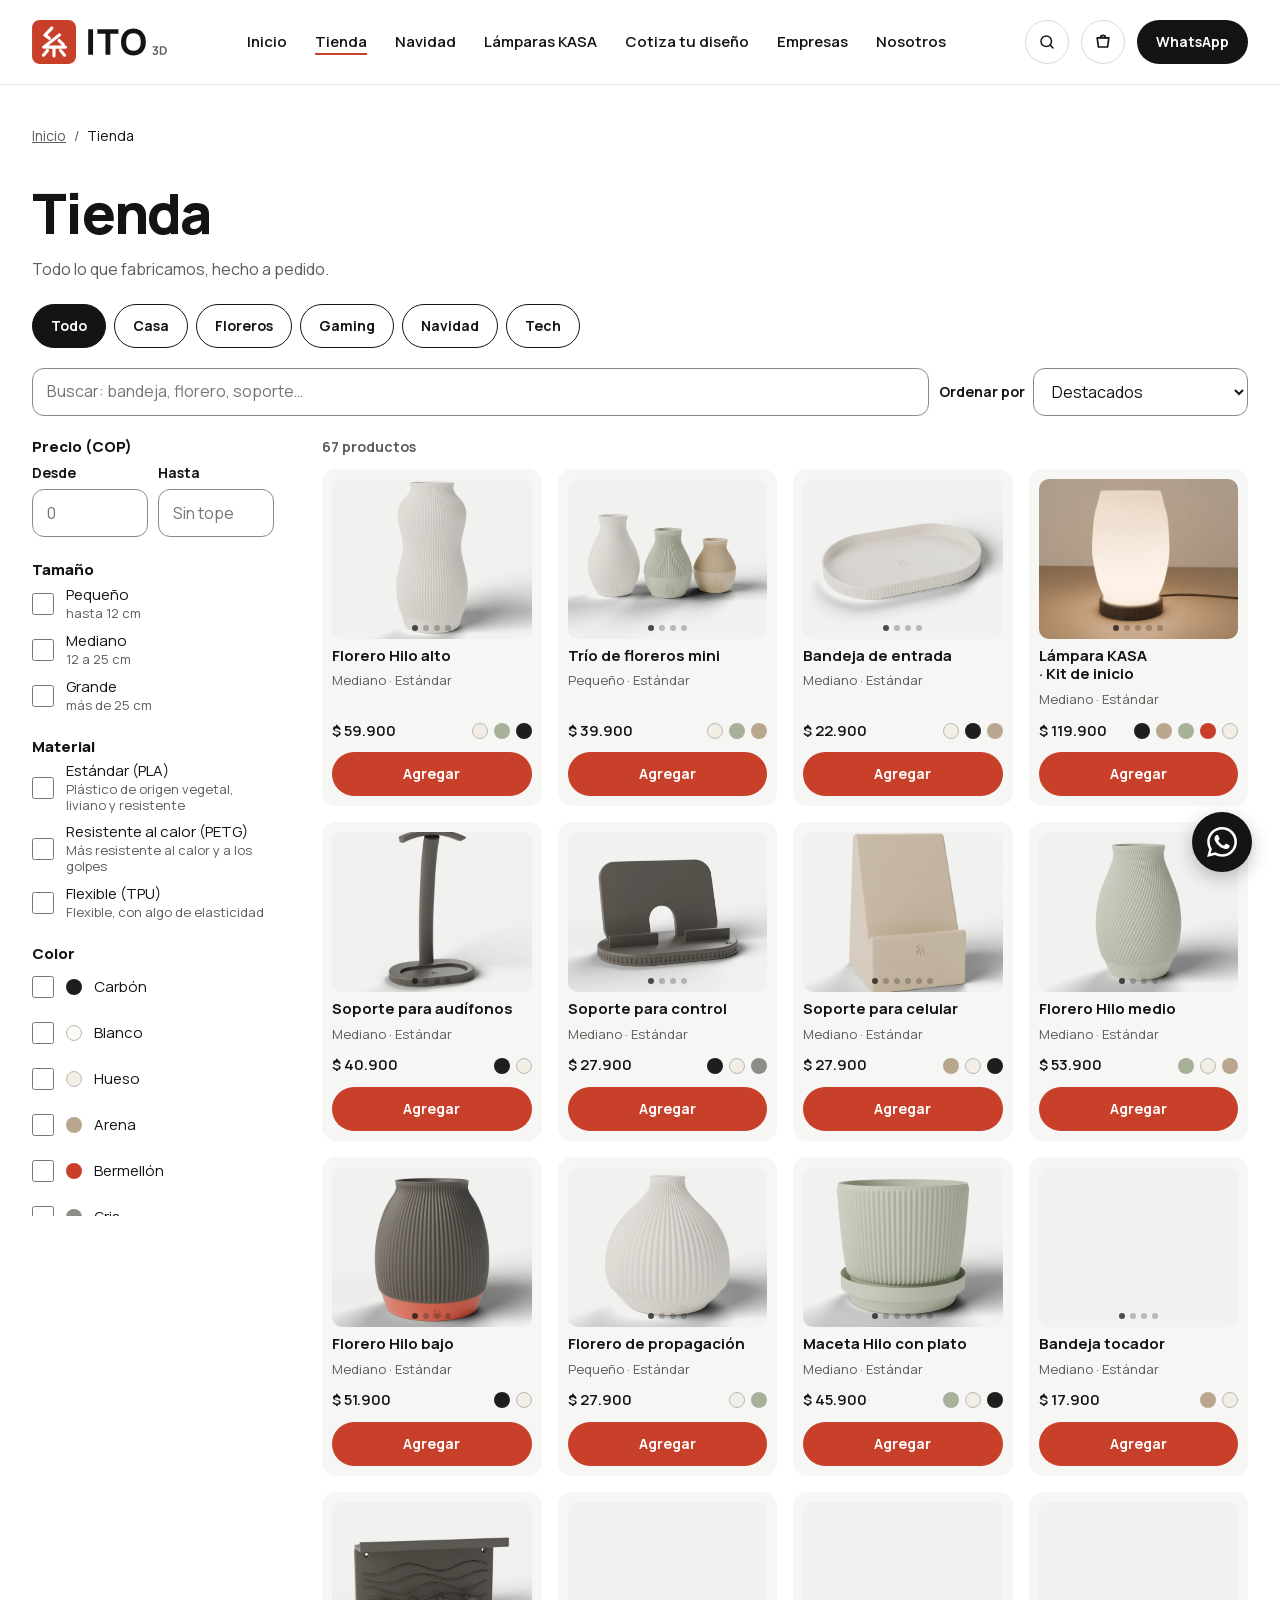
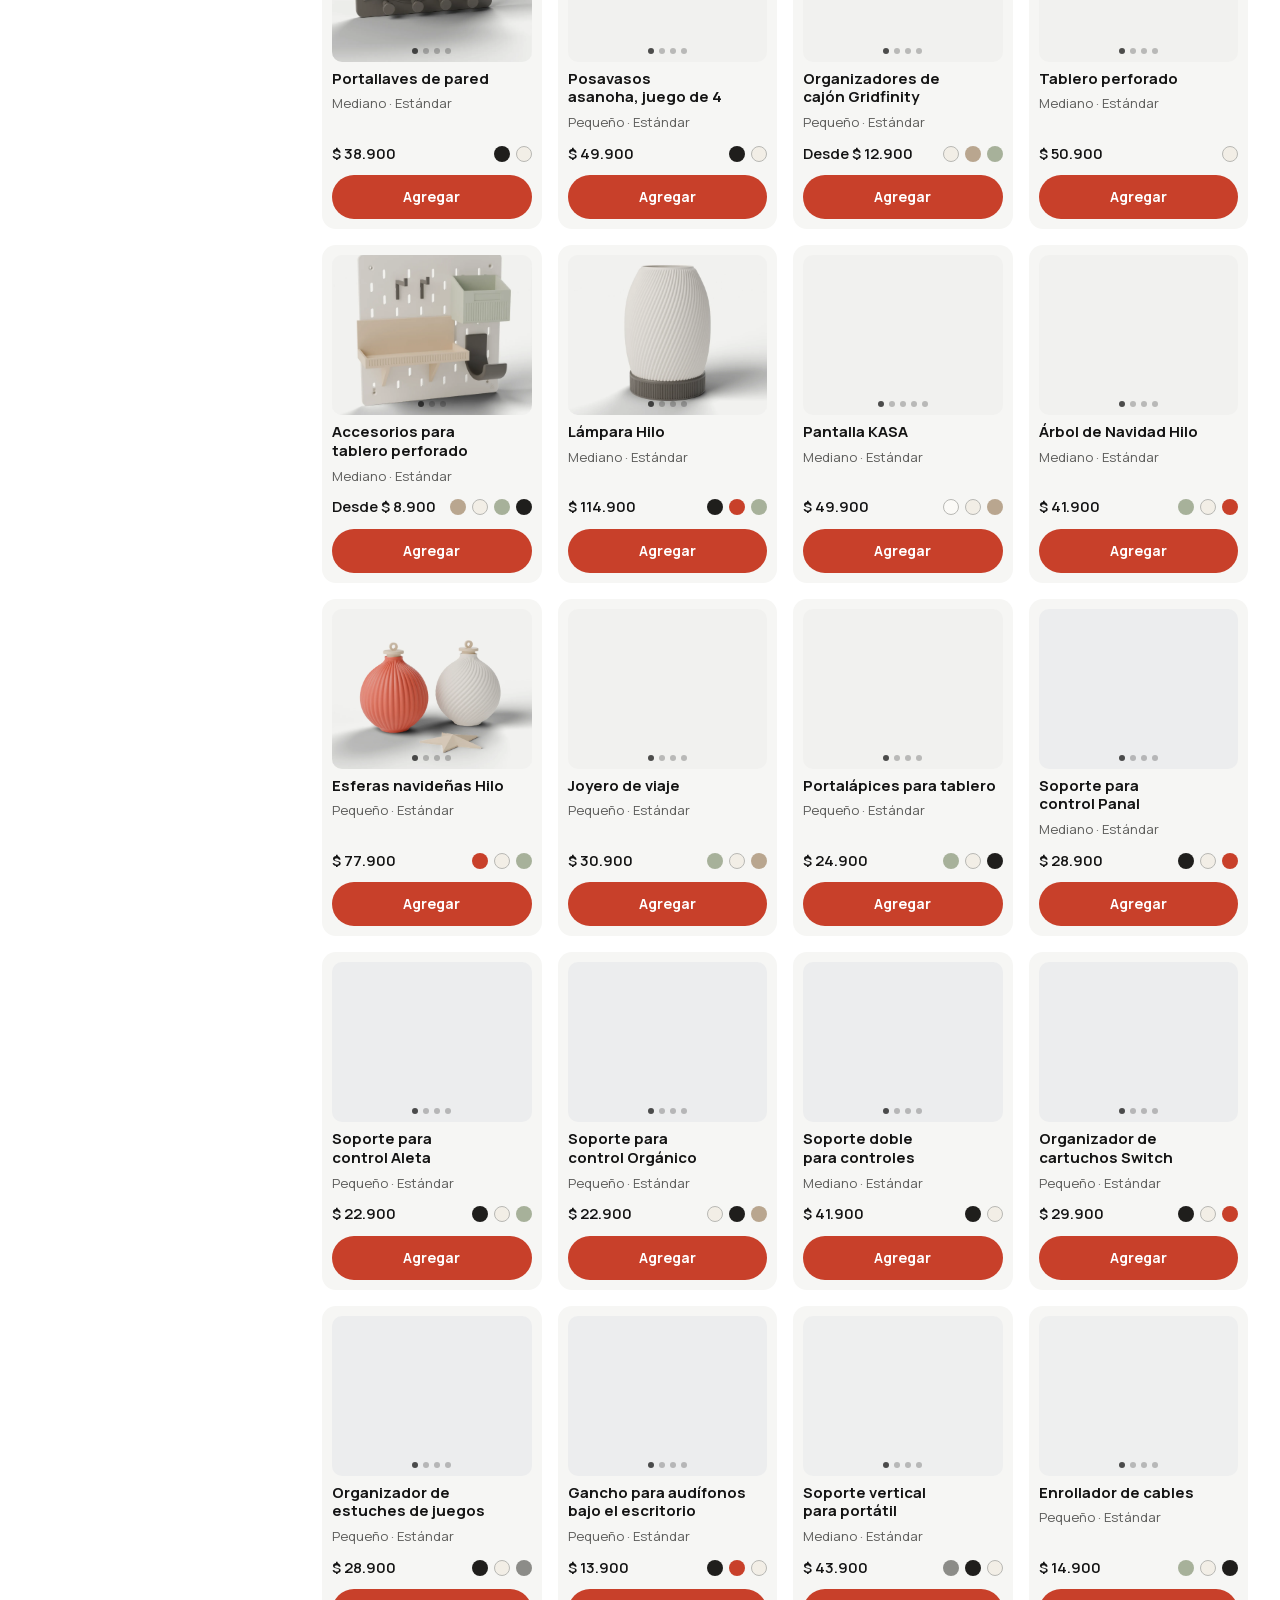
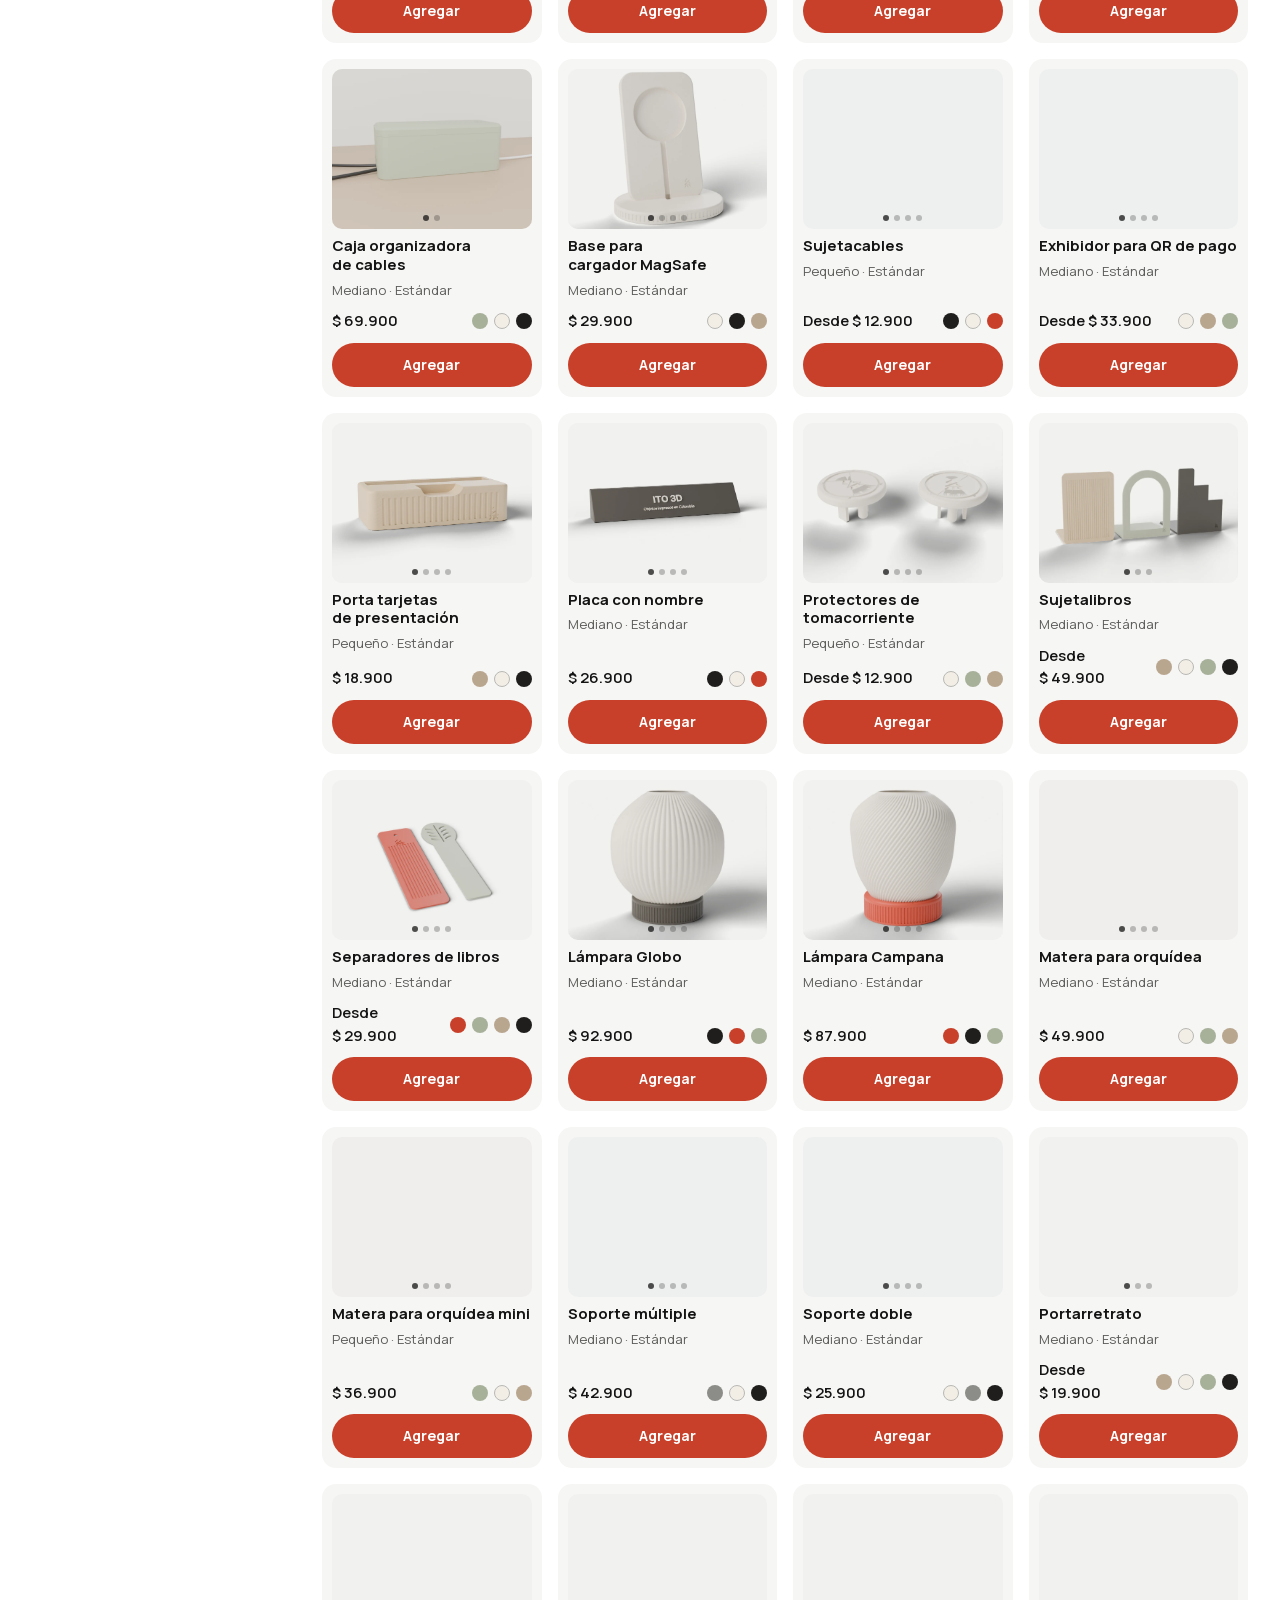
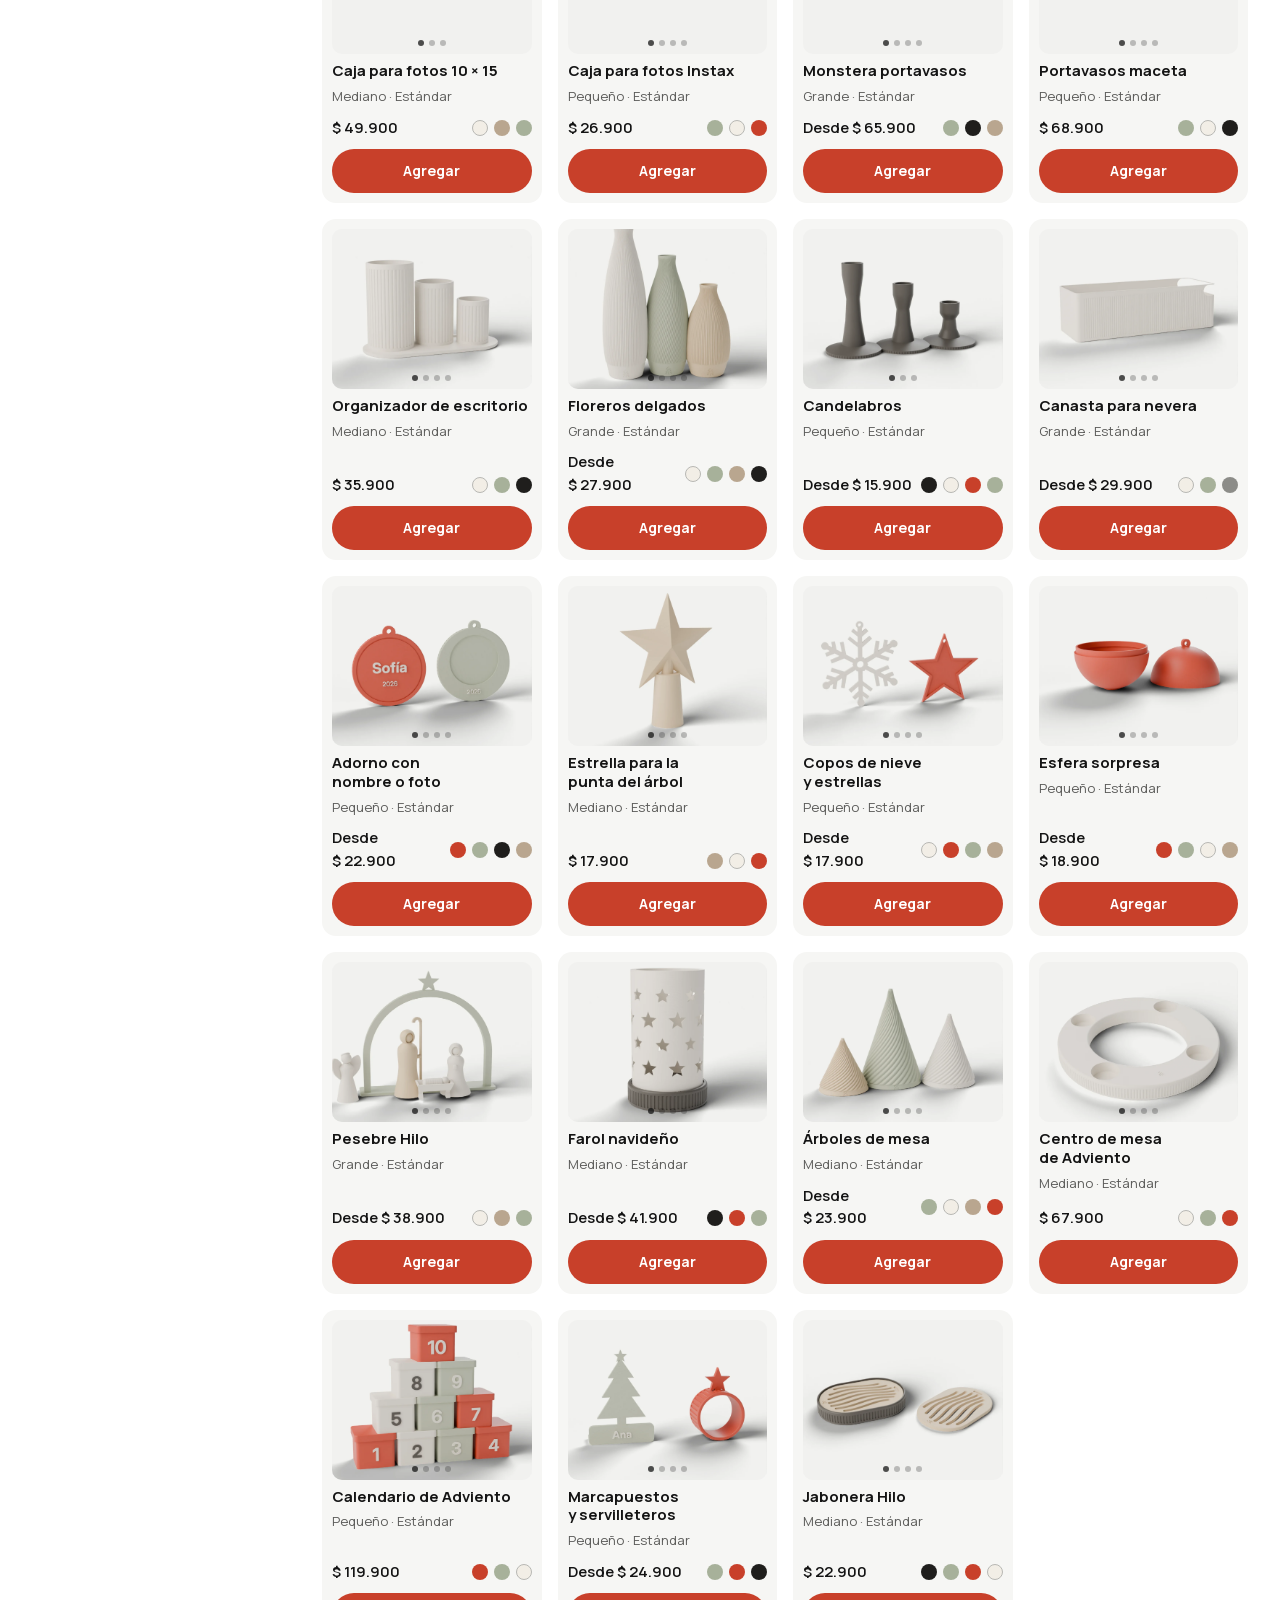
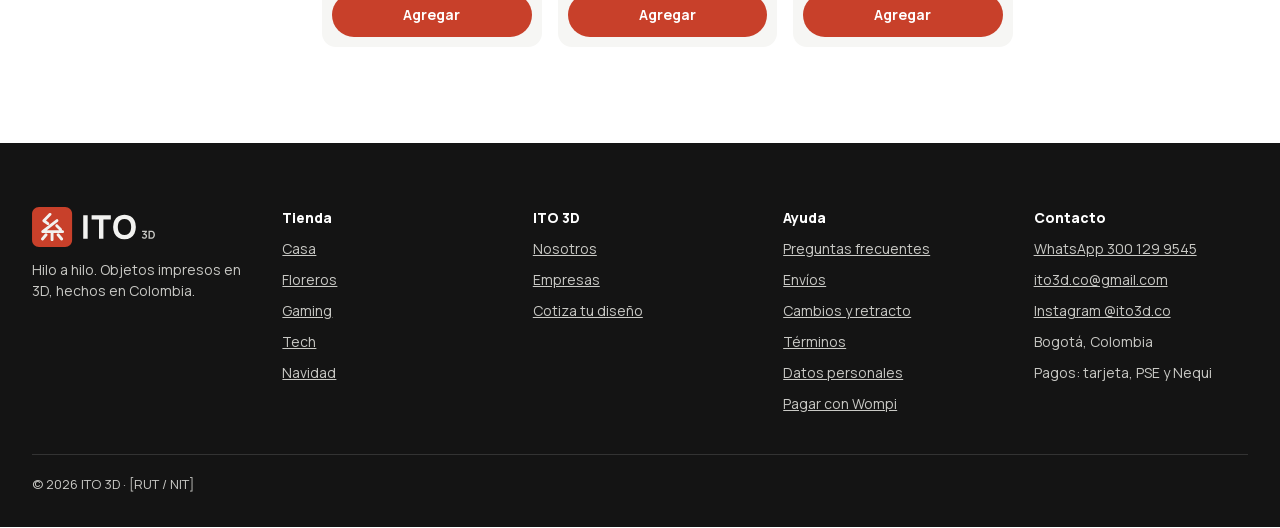
<file: tienda.html>
<!DOCTYPE html>
<html lang="es">
<head>
  <meta charset="utf-8">
  <meta name="viewport" content="width=device-width, initial-scale=1">
  <title>Tienda · ITO 3D</title>
  <meta name="description" content="Todos los objetos de ITO 3D: casa, floreros, gaming, tech y Navidad. Filtra por precio, tamaño, material y color.">
  <meta name="theme-color" content="#FFFFFF">
  <link rel="icon" href="favicon.svg" type="image/svg+xml">
  <link rel="icon" href="favicon-32.png" sizes="32x32" type="image/png">
  <link rel="apple-touch-icon" href="apple-touch-icon-180.png">
  <link rel="stylesheet" href="styles.css?v=20261124a">
  <script src="catalogo.js?v=20261125a" defer></script>
  <script src="script.js?v=20261124a" defer></script>
</head>
<body>
  <a class="skip-link" href="#contenido">Saltar al contenido</a>

  <header class="site-header">
    <div class="header-row">
      <button class="icon-btn menu-toggle" type="button" aria-label="Abrir menú" aria-expanded="false" aria-controls="menu-principal">
        <svg width="22" height="22" viewBox="0 0 24 24" fill="none" stroke="currentColor" stroke-width="2" stroke-linecap="round" aria-hidden="true"><path d="M4 7h16M4 12h16M4 17h16"/></svg>
      </button>
      <a class="logo" href="index.html">
        <img src="ito3d-horizontal-color.svg" alt="ITO 3D, ir al inicio" width="124" height="40">
      </a>
      <div class="header-actions">
        <a class="icon-btn" href="tienda.html?buscar=1" aria-label="Buscar en la tienda"><svg width="18" height="18" viewBox="0 0 24 24" fill="none" stroke="currentColor" stroke-width="2" stroke-linecap="round" aria-hidden="true"><circle cx="11" cy="11" r="7"/><path d="M20 20l-3.5-3.5"/></svg></a>
        <button class="icon-btn cart-btn" type="button" aria-label="Abrir carrito" data-abrir-carrito><svg width="20" height="20" viewBox="0 0 24 24" fill="none" stroke="currentColor" stroke-width="2" stroke-linecap="round" stroke-linejoin="round" aria-hidden="true"><path d="M5 7h14l-1.5 11h-11z"/><path d="M9 7a3 3 0 0 1 6 0"/></svg><span class="cart-count" hidden>0</span></button>
        <a class="btn btn--wa" href="#" data-wa data-wa-text="Hola, quiero más información sobre ITO 3D.">WhatsApp</a>
      </div>
      <nav class="main-nav" id="menu-principal" aria-label="Principal">
        <!-- Empresas y Nosotros aún no tienen página: pendiente en la maqueta -->
        <a href="index.html">Inicio</a>
        <a href="tienda.html" aria-current="page">Tienda</a>
        <a href="tienda.html?categoria=navidad">Navidad</a>
        <a href="kasa.html">Lámparas KASA</a>
        <a href="cotiza.html">Cotiza tu diseño</a>
        <a href="empresas.html">Empresas</a>
        <a href="nosotros.html">Nosotros</a>
      </nav>
    </div>
  </header>

  <main id="contenido">

    <section class="container shop-hero">
      <nav class="breadcrumb" aria-label="Ruta">
        <a href="index.html">Inicio</a><span aria-hidden="true">/</span>
        <span aria-current="page">Tienda</span>
      </nav>
      <h1 id="catalogo-titulo">Tienda</h1>
      <p class="lead" id="catalogo-frase">Todo lo que fabricamos, hecho a pedido.</p>
      <div class="chips" id="catalogo-chips" role="group" aria-label="Categorías"></div>
    </section>

    <section class="container shop" aria-label="Productos">
      <div class="shop__tools">
        <div class="field shop__search">
          <label for="catalogo-buscar" class="sr-only">Buscar productos</label>
          <input id="catalogo-buscar" type="search" placeholder="Buscar: bandeja, florero, soporte…" autocomplete="off">
        </div>
        <button class="btn btn--outline btn--sm shop__filters-btn" type="button" id="catalogo-filtros-btn" aria-expanded="false" aria-controls="catalogo-filtros">
          Filtros <span class="shop__filters-n" id="filtros-n" hidden></span>
        </button>
        <div class="field shop__sort">
          <label for="catalogo-orden">Ordenar por</label>
          <select id="catalogo-orden">
            <option value="destacados">Destacados</option>
            <option value="precio-asc">Precio: menor a mayor</option>
            <option value="precio-desc">Precio: mayor a menor</option>
            <option value="nuevos">Más nuevos</option>
            <option value="nombre">Nombre, de la A a la Z</option>
          </select>
        </div>
      </div>

      <div class="shop__body">
        <aside class="filters" id="catalogo-filtros" aria-label="Filtros"></aside>
        <div class="results" id="catalogo-resultados">
          <p class="results__count" id="catalogo-conteo" role="status" aria-live="polite"></p>
          <div class="catalog-grid" id="catalogo-lista"></div>
          <div class="results__empty" id="catalogo-vacio" hidden>
            <p>No hay productos con esos filtros.</p>
            <button class="btn btn--outline btn--sm" type="button" id="catalogo-vacio-limpiar">Quitar filtros</button>
          </div>
        </div>
      </div>
    </section>

  </main>

  <footer class="site-footer">
    <div class="container">
      <div class="footer-grid">
        <div class="footer-brand">
          <img src="ito3d-horizontal-fondo-oscuro.svg" alt="ITO 3D" width="124" height="40">
          <p>Hilo a hilo. Objetos impresos en 3D, hechos en Colombia.</p>
        </div>
        <div class="footer-col">
          <h2>Tienda</h2>
          <a href="tienda.html?categoria=casa">Casa</a>
          <a href="tienda.html?categoria=floreros">Floreros</a>
          <a href="tienda.html?categoria=gaming">Gaming</a>
          <a href="tienda.html?categoria=tech">Tech</a>
          <a href="tienda.html?categoria=navidad">Navidad</a>
        </div>
        <div class="footer-col">
          <h2>ITO 3D</h2>
          <a href="nosotros.html">Nosotros</a>
          <a href="empresas.html">Empresas</a>
          <a href="cotiza.html">Cotiza tu diseño</a>
        </div>
        <div class="footer-col">
          <h2>Ayuda</h2>
          <a href="#">Preguntas frecuentes</a>
          <a href="#">Envíos</a>
          <a href="#">Cambios y retracto</a>
          <a href="#">Términos</a>
          <a href="#">Datos personales</a>
          <a href="https://checkout.wompi.co/l/VPOS_indO9a" target="_blank" rel="noopener">Pagar con Wompi</a>
        </div>
        <div class="footer-col">
          <h2>Contacto</h2>
          <a href="https://wa.me/573001299545" target="_blank" rel="noopener">WhatsApp 300 129 9545</a>
          <a href="mailto:ito3d.co@gmail.com">ito3d.co@gmail.com</a>
          <a href="https://instagram.com/ito3d.co" target="_blank" rel="noopener">Instagram @ito3d.co</a>
          <span>Bogotá, Colombia</span>
          <span>Pagos: tarjeta, PSE y Nequi</span>
        </div>
      </div>
      <p class="footer-legal">© 2026 ITO 3D · [RUT / NIT]</p>
    </div>
  </footer>


  <dialog class="modal modal--drawer" id="carrito-panel" aria-labelledby="carrito-titulo">
    <div class="modal__box cart">
      <div class="modal__head">
        <h2 id="carrito-titulo">Tu carrito</h2>
        <button class="icon-btn" type="button" data-cerrar aria-label="Cerrar carrito"><svg width="20" height="20" viewBox="0 0 24 24" fill="none" stroke="currentColor" stroke-width="2" stroke-linecap="round" aria-hidden="true"><path d="M6 6l12 12M18 6L6 18"/></svg></button>
      </div>
      <div class="cart__empty" id="carrito-vacio">
        <p>Tu carrito está vacío.</p>
        <a class="btn btn--outline" href="tienda.html">Ver la tienda</a>
      </div>
      <ul class="cart__list" id="carrito-lista"></ul>
      <div class="cart__foot" id="carrito-pie" hidden>
        <div class="cart__total"><span>Total</span><strong id="carrito-total"></strong></div>
        <p class="cart__note" id="carrito-nota"></p>
        <a class="btn btn--primary btn--lg btn--block" href="https://checkout.wompi.co/l/VPOS_indO9a" target="_blank" rel="noopener">Pagar con Wompi</a>
        <a class="btn btn--outline btn--lg btn--block" href="#" id="carrito-wa" target="_blank" rel="noopener">Pedir por WhatsApp</a>
        <button class="link-btn" type="button" id="carrito-vaciar">Vaciar carrito</button>
      </div>
    </div>
  </dialog>

  <p class="sr-only" id="aviso-global" role="status" aria-live="polite"></p>

  <a class="wa-float" href="#" data-wa data-wa-text="Hola, quiero más información sobre ITO 3D." aria-label="Escribir por WhatsApp">
    <svg width="30" height="30" viewBox="0 0 24 24" fill="currentColor" aria-hidden="true"><path d="M17.472 14.382c-.297-.149-1.758-.867-2.03-.967-.273-.099-.471-.148-.67.15-.197.297-.767.966-.94 1.164-.173.199-.347.223-.644.075-.297-.15-1.255-.463-2.39-1.475-.883-.788-1.48-1.761-1.653-2.059-.173-.297-.018-.458.13-.606.134-.133.298-.347.446-.52.149-.174.198-.298.298-.497.099-.198.05-.371-.025-.52-.075-.149-.669-1.612-.916-2.207-.242-.579-.487-.5-.669-.51-.173-.008-.371-.01-.57-.01-.198 0-.52.074-.792.372-.272.297-1.04 1.016-1.04 2.479 0 1.462 1.065 2.875 1.213 3.074.149.198 2.096 3.2 5.077 4.487.709.306 1.262.489 1.694.625.712.227 1.36.195 1.871.118.571-.085 1.758-.719 2.006-1.413.248-.694.248-1.289.173-1.413-.074-.124-.272-.198-.57-.347m-5.421 7.403h-.004a9.87 9.87 0 01-5.031-1.378l-.361-.214-3.741.982.998-3.648-.235-.374a9.86 9.86 0 01-1.51-5.26c.001-5.45 4.436-9.884 9.888-9.884 2.64 0 5.122 1.03 6.988 2.898a9.825 9.825 0 012.893 6.994c-.003 5.45-4.437 9.884-9.885 9.884m8.413-18.297A11.815 11.815 0 0012.05 0C5.495 0 .16 5.335.157 11.892c0 2.096.547 4.142 1.588 5.945L.057 24l6.305-1.654a11.882 11.882 0 005.683 1.448h.005c6.554 0 11.89-5.335 11.893-11.893a11.821 11.821 0 00-3.48-8.413Z"/></svg>
  </a>
</body>
</html>
</file>
<file: styles.css>
/* ==========================================================================
   ITO 3D · Hoja de estilos única para todas las páginas
   Orden: 1 base · 2 componentes · 3 secciones de Inicio · 4 Ficha · 5 Cotiza
   Primero celular. Lo de escritorio entra con min-width.
   ========================================================================== */

/* 1. BASE ----------------------------------------------------------------- */

@font-face {
  font-family: "Manrope";
  font-style: normal;
  font-weight: 200 800; /* fuente variable: un solo archivo para todos los pesos */
  font-display: swap;
  src: url("manrope-latin.woff2") format("woff2");
}

:root {
  /* Colores de marca (kit de logo) */
  --bone: #ffffff; /* fondo principal: blanco galería */
  --ink: #141414; /* texto */
  --muted: #5c5c5a; /* texto secundario */
  --sand: #f1f1ef; /* fondos secundarios */
  --sand-soft: #f6f6f4; /* bandas de fondo */
  --line: #e6e6e3; /* divisores */
  --accent: #c8402a; /* bermellón: botones y detalles */
  --accent-text: #b23a25; /* bermellón más oscuro para texto pequeño */
  --accent-on-dark: #e8836f; /* bermellón para texto sobre carbón */
  --on-dark: #c9c9c5; /* texto sobre carbón */
  --dark-soft: #262626;
  --field-border: #8a8a86; /* borde de campos: contraste 3:1 sobre blanco */
  --ok: #2f7d57;
  --warn: #c98a12;

  /* Tonos de las fotos de relleno, uno por categoría */
  --ph-casa: #f1f1ef;
  --ph-floreros: #efeeec;
  --ph-gaming: #ecedee;
  --ph-tech: #eeefef;

  --font: "Manrope", system-ui, -apple-system, "Segoe UI", sans-serif;
  --maxw: 1280px;
  --gutter: 20px;
  --radius-s: 12px;
  --radius-m: 18px;
  --radius-l: 28px;
  --header-h: 64px;

  /* Capas, de menor a mayor */
  --z-header: 20;
  --z-menu: 30;
  --z-float: 40;
}

* {
  margin: 0;
  padding: 0;
  box-sizing: border-box;
}

html {
  -webkit-text-size-adjust: 100%;
  scroll-behavior: smooth;
}

body {
  background: var(--bone);
  color: var(--ink);
  font-family: var(--font);
  font-size: 16px;
  line-height: 1.5;
  -webkit-font-smoothing: antialiased;
}

img,
svg {
  display: block;
  max-width: 100%;
}

a {
  color: var(--ink);
}

a:hover {
  color: var(--accent-text);
}

h1,
h2,
h3 {
  font-weight: 800;
  text-wrap: balance;
}

p {
  text-wrap: pretty;
}

:focus-visible {
  outline: 3px solid var(--accent);
  outline-offset: 3px;
}

.on-dark :focus-visible,
.site-footer :focus-visible {
  outline-color: var(--accent-on-dark);
}

.sr-only {
  position: absolute;
  width: 1px;
  height: 1px;
  overflow: hidden;
  clip: rect(0 0 0 0);
  white-space: nowrap;
}

.skip-link {
  position: absolute;
  left: 12px;
  top: -80px;
  z-index: 100;
  background: var(--ink);
  color: var(--bone);
  padding: 12px 18px;
  border-radius: var(--radius-s);
  font-weight: 700;
  text-decoration: none;
}

.skip-link:focus {
  top: 12px;
  color: var(--bone);
}

.container {
  width: 100%;
  max-width: var(--maxw);
  margin: 0 auto;
  padding-inline: var(--gutter);
}

/* 2. COMPONENTES ---------------------------------------------------------- */

/* Botones */
.btn {
  display: inline-flex;
  align-items: center;
  justify-content: center;
  gap: 10px;
  min-height: 52px;
  padding: 0 28px;
  border: 1.5px solid transparent;
  border-radius: 999px;
  font: 700 16px/1 var(--font);
  text-decoration: none;
  cursor: pointer;
  transition: transform 0.15s cubic-bezier(0.23, 1, 0.32, 1), background-color 0.15s, color 0.15s;
}

.btn:active {
  transform: scale(0.97);
}

.btn--primary {
  background: var(--accent);
  color: #fff;
}

.btn--primary:hover {
  background: #a93421;
  color: #fff;
}

.btn--outline {
  border-color: var(--ink);
  color: var(--ink);
  background: transparent;
}

.btn--outline:hover {
  background: var(--ink);
  color: var(--bone);
}

.btn--light {
  background: var(--bone);
  color: var(--ink);
}

.btn--light:hover {
  background: #fff;
  color: var(--ink);
}

.btn--block {
  width: 100%;
}

.btn--lg {
  min-height: 56px;
  font-weight: 800;
}

.icon-btn {
  display: inline-flex;
  align-items: center;
  justify-content: center;
  width: 44px;
  height: 44px;
  border: 0;
  border-radius: 50%;
  background: transparent;
  color: var(--ink);
  cursor: pointer;
}

.icon-btn:hover {
  background: var(--sand-soft);
}

/* Textos de apoyo */
.eyebrow {
  font-size: 12px;
  font-weight: 700;
  letter-spacing: 0.14em;
  text-transform: uppercase;
  color: var(--accent-text);
}

.eyebrow--muted {
  color: var(--muted);
}

.lead {
  font-size: 16px;
  line-height: 1.55;
  color: var(--muted);
}

/* Fotos de relleno. Se reemplazan por <img> cuando lleguen las fotos reales */
.ph {
  display: flex;
  align-items: center;
  justify-content: center;
  padding: 0 16px;
  background: var(--sand);
  color: var(--muted);
  font-size: 13px;
  font-weight: 600;
  text-align: center;
}

.ph--casa {
  background: var(--ph-casa);
}
.ph--floreros {
  background: var(--ph-floreros);
}
.ph--gaming {
  background: var(--ph-gaming);
}
.ph--tech {
  background: var(--ph-tech);
}

/* Fotos reales dentro de los bloques .ph */
.ph--foto {
  position: relative;
  overflow: hidden;
  padding: 0;
  font-size: 0;
}
.ph--foto > img {
  position: absolute;
  inset: 0;
  width: 100%;
  height: 100%;
  object-fit: cover;
}
.gallery__main.ph--foto {
  height: auto;
  aspect-ratio: 1 / 1;
}
.thumb--foto {
  position: relative;
  overflow: hidden;
  padding: 0;
  background: var(--sand);
}
.thumb--foto img {
  width: 100%;
  height: 100%;
  object-fit: cover;
  display: block;
}

/* Muestras de color en tarjetas */
.dots {
  display: flex;
  gap: 6px;
}

.dot {
  width: 16px;
  height: 16px;
  border-radius: 50%;
  background: var(--dot, var(--ink));
}

.dot--carbon {
  --dot: #1f1e1c;
}
.dot--blanco {
  --dot: #fbfaf7;
  border: 1px solid #b8b8b4;
}
.dot--hueso {
  --dot: #f2eee6;
  border: 1px solid #b8b8b4;
}
.dot--arena {
  --dot: #b9a68f;
}
.dot--salvia {
  --dot: #a7b19a;
}
.dot--bermellon {
  --dot: #c8402a;
}
.dot--gris {
  --dot: #8c8c88;
}

/* Tarjeta de producto */
.product-card {
  display: flex;
  flex-direction: column;
  gap: 8px;
  padding: 10px;
  border-radius: 14px;
  background: var(--bone);
  color: var(--ink);
  text-decoration: none;
}

.product-card .ph {
  height: 140px;
  border-radius: 10px;
}

.product-card__name {
  font-size: 14px;
  font-weight: 700;
}

.product-card__row {
  display: flex;
  align-items: center;
  justify-content: space-between;
  gap: 8px;
  font-size: 15px;
  font-weight: 600;
}

/* Cabecera */
.site-header {
  position: sticky;
  top: 0;
  z-index: var(--z-header);
  background: var(--bone);
  border-bottom: 1px solid var(--line);
}

.header-row {
  display: grid;
  grid-template-columns: 44px 1fr auto;
  align-items: center;
  gap: 8px;
  min-height: var(--header-h);
  padding-inline: 8px;
}

.logo {
  justify-self: center;
  display: block;
  line-height: 0;
}

.logo img {
  height: 40px; /* ancho 124 px, sobre el mínimo de 120 px del kit */
  width: auto;
}

.menu-toggle {
  margin-left: 0;
}

.header-actions {
  display: flex;
  align-items: center;
  gap: 4px;
}

.header-actions .btn--wa {
  display: none;
}

.main-nav {
  display: flex;
  flex-direction: column;
  grid-column: 1 / -1;
  font-size: 16px;
  font-weight: 700;
}

.main-nav a {
  display: flex;
  align-items: center;
  min-height: 52px;
  padding-inline: 12px;
  border-top: 1px solid var(--line);
  text-decoration: none;
}

.main-nav a[aria-current="page"] {
  text-decoration: underline;
  text-decoration-color: var(--accent);
  text-decoration-thickness: 2px;
  text-underline-offset: 6px;
}

/* Con JS el menú del celular arranca cerrado */
.js .main-nav {
  display: none;
}

.js .main-nav.is-open {
  display: flex;
}

/* Botón flotante de WhatsApp */
.wa-float {
  position: fixed;
  right: 16px;
  bottom: 16px;
  z-index: var(--z-float);
  display: flex;
  align-items: center;
  justify-content: center;
  width: 60px;
  height: 60px;
  border-radius: 50%;
  background: var(--ink);
  color: var(--bone);
  box-shadow: 0 6px 18px rgba(20, 20, 20, 0.25);
  transition: transform 0.15s cubic-bezier(0.23, 1, 0.32, 1);
}

.wa-float:hover {
  color: var(--bone);
  transform: translateY(-2px);
}

.wa-float:active {
  transform: scale(0.97);
}

/* Pie de página */
.site-footer {
  background: var(--ink);
  color: var(--on-dark);
  font-size: 14px;
}

.site-footer a {
  color: var(--on-dark);
}

.site-footer a:hover {
  color: #fff;
}

.footer-grid {
  display: grid;
  grid-template-columns: 1fr 1fr;
  gap: 32px 20px;
  padding-block: 40px 28px;
}

.footer-brand {
  grid-column: 1 / -1;
  display: flex;
  flex-direction: column;
  gap: 12px;
}

.footer-brand img {
  height: 40px;
  width: auto;
}

.footer-col {
  display: flex;
  flex-direction: column;
  gap: 10px;
}

.footer-col h2 {
  font-size: 14px;
  color: var(--bone);
}

.footer-legal {
  padding-block: 20px 96px; /* deja aire para el botón flotante */
  border-top: 1px solid #333333;
  font-size: 13px;
}

/* 3. INICIO --------------------------------------------------------------- */

.hero {
  display: flex;
  flex-direction: column;
  gap: 18px;
  padding-block: 28px 36px;
}

.hero__media {
  order: -1;
  position: relative;
  height: 340px;
  overflow: hidden;
  border-radius: 20px;
}

.hero__media .ph {
  position: absolute;
  inset: 0;
  background: var(--sand);
}

.hero__thread {
  position: absolute;
  inset: 0;
  width: 100%;
  height: 100%;
}

.hero__media p {
  position: relative;
  z-index: 1;
}

.hero h1 {
  font-size: clamp(2.25rem, 1.6rem + 3vw, 4rem);
  line-height: 1.06;
  letter-spacing: -0.02em;
}

.hero__actions {
  display: flex;
  flex-direction: column;
  gap: 12px;
}

.section {
  padding-block: 32px;
}

.section__head {
  display: flex;
  flex-wrap: wrap;
  align-items: end;
  justify-content: space-between;
  gap: 8px 16px;
  margin-bottom: 20px;
}

.section__head h2 {
  font-size: 24px;
}

.section__head a {
  font-size: 15px;
  font-weight: 700;
}

.category-grid {
  display: grid;
  grid-template-columns: repeat(2, minmax(0, 1fr));
  gap: 12px;
}

.category-card {
  display: flex;
  flex-direction: column;
  gap: 8px;
  color: var(--ink);
  text-decoration: none;
}

.category-card .ph {
  height: 150px;
  border-radius: 14px;
}

.category-card__name {
  font-size: 16px;
  font-weight: 800;
}

.category-card__text {
  display: none;
  font-size: 15px;
  color: var(--muted);
}

.band {
  background: var(--sand-soft);
}

.product-grid {
  display: grid;
  grid-template-columns: repeat(2, minmax(0, 1fr));
  gap: 12px;
}

/* Bloque Floreros */
.feature-dark {
  background: var(--ink);
  color: var(--bone);
  padding-block: 36px 40px;
}

.feature-dark__inner {
  display: flex;
  flex-direction: column;
  gap: 16px;
}

.feature-dark .ph {
  height: 280px;
  border-radius: 18px;
  background: var(--dark-soft);
  color: #c9c9c5;
}

.feature-dark .eyebrow {
  color: var(--accent-on-dark);
}

.feature-dark h2 {
  font-size: 30px;
  line-height: 1.1;
  letter-spacing: -0.02em;
}

.feature-dark p:not(.eyebrow) {
  font-size: 15px;
  line-height: 1.6;
  color: var(--on-dark);
}

.feature-dark .btn {
  align-self: stretch;
}

/* Significado de ITO y pasos */
.about {
  display: flex;
  flex-direction: column;
  gap: 18px;
  padding-block: 40px;
}

.about__kanji {
  font-size: 52px;
  line-height: 1;
  color: var(--accent-text);
}

.about h2 {
  font-size: 26px;
}

.steps {
  display: grid;
  gap: 16px;
  list-style: none;
}

.step {
  display: flex;
  flex-direction: column;
  gap: 6px;
  padding-top: 16px;
  border-top: 2px solid var(--ink);
}

.step__num {
  font-size: 13px;
  font-weight: 700;
  color: var(--accent-text);
}

.step__title {
  font-size: 17px;
  font-weight: 800;
}

.step__text {
  font-size: 14px;
  line-height: 1.5;
  color: var(--muted);
}

/* Bandas de llamada: Cotiza y Empresas */
.cta-band {
  display: flex;
  flex-direction: column;
  gap: 14px;
  padding: 28px 24px;
  border-radius: 22px;
}

.cta-band h2 {
  font-size: 26px;
  line-height: 1.15;
  letter-spacing: -0.01em;
}

.cta-band--accent {
  background: var(--accent);
  color: #fff;
}

.cta-band--accent p {
  font-size: 15px;
  line-height: 1.55;
  color: #fff1ec;
}

.cta-band--sand {
  background: var(--sand);
}

.cta-band--sand h2 {
  font-size: 22px;
  line-height: 1.2;
}

.cta-band--sand .btn {
  min-height: 48px;
  font-size: 15px;
}

.cta-wrap {
  padding-bottom: 20px;
}

/* Redes */
.social-grid {
  display: grid;
  grid-template-columns: repeat(2, minmax(0, 1fr));
  gap: 12px;
}

.social-grid .ph {
  aspect-ratio: 9 / 16;
  border-radius: 14px;
}

.social-grid .ph:nth-child(n + 5) {
  display: none;
}

.social-links {
  display: flex;
  gap: 20px;
  font-size: 15px;
  font-weight: 700;
}

/* 4. FICHA DE PRODUCTO ---------------------------------------------------- */

.page-main {
  padding-block: 20px 56px;
}

.breadcrumb {
  display: flex;
  flex-wrap: wrap;
  gap: 8px;
  margin-bottom: 20px;
  font-size: 14px;
  color: var(--muted);
}

.breadcrumb a {
  color: var(--muted);
}

.breadcrumb [aria-current] {
  color: var(--ink);
}

.product {
  display: grid;
  gap: 28px;
}

.gallery {
  display: flex;
  flex-direction: column;
  gap: 12px;
  min-width: 0;
}

.gallery__main {
  height: 340px;
  border-radius: 22px;
}

.gallery__thumbs {
  display: grid;
  grid-template-columns: repeat(4, minmax(0, 1fr));
  gap: 10px;
}

.thumb {
  height: 72px;
  border: 2px solid transparent;
  border-radius: 12px;
  background: var(--sand);
  color: var(--muted);
  font: 700 13px/1 var(--font);
  cursor: pointer;
}

.thumb--2 {
  background: var(--ph-floreros);
}
.thumb--3 {
  background: var(--ph-gaming);
}
.thumb--video {
  background: var(--dark-soft);
  color: var(--bone);
}

.thumb.is-active {
  border-color: var(--ink);
}

.product__info {
  display: flex;
  flex-direction: column;
  gap: 22px;
  min-width: 0;
}

.product__head {
  display: flex;
  flex-direction: column;
  gap: 8px;
}

.product__head h1 {
  font-size: 32px;
  line-height: 1.1;
  letter-spacing: -0.01em;
}

.product__price {
  font-size: 26px;
  font-weight: 700;
}

.field-group {
  display: flex;
  flex-direction: column;
  gap: 8px;
  border: 0;
}

.field-group legend,
.field label,
.field-label {
  font-size: 15px;
  font-weight: 700;
}

.field-group legend {
  padding: 0;
  margin-bottom: 8px;
}

.swatches {
  display: flex;
  gap: 12px;
}

.swatch {
  position: relative;
  display: block;
  width: 44px;
  height: 44px;
  cursor: pointer;
}

.swatch input {
  position: absolute;
  inset: 0;
  opacity: 0;
  cursor: pointer;
}

.swatch__dot {
  position: absolute;
  inset: 0;
  border: 2px solid transparent;
  border-radius: 50%;
  display: flex;
  align-items: center;
  justify-content: center;
}

.swatch__dot::after {
  content: "";
  width: 32px;
  height: 32px;
  border-radius: 50%;
  background: var(--dot);
  border: 1px solid #b8b8b4;
}

.swatch input:checked + .swatch__dot {
  border-color: var(--ink);
}

.swatch input:focus-visible + .swatch__dot {
  outline: 3px solid var(--accent);
  outline-offset: 3px;
}

.field {
  display: flex;
  flex-direction: column;
  gap: 6px;
}

.field--wide {
  grid-column: 1 / -1;
}

.field label {
  font-size: 14px;
}

.field .hint {
  font-size: 13px;
  color: var(--muted);
}

input[type="text"],
input[type="tel"],
input[type="email"],
input[type="url"],
input[type="number"],
input[type="date"],
select,
textarea {
  width: 100%;
  min-height: 48px;
  padding: 0 14px;
  border: 1px solid var(--field-border);
  border-radius: var(--radius-s);
  background: #fff;
  color: var(--ink);
  font: 400 16px/1.4 var(--font); /* 16 px evita el zoom automático en iPhone */
}

textarea {
  padding: 12px 14px;
  resize: vertical;
}

::placeholder {
  color: #757575;
  opacity: 1;
}

input:user-invalid,
select:user-invalid,
textarea:user-invalid {
  border-color: var(--accent-text);
  box-shadow: 0 0 0 1px var(--accent-text);
}

.buy-actions {
  display: flex;
  flex-direction: column;
  gap: 10px;
}

.lead-time {
  display: flex;
  align-items: center;
  gap: 12px;
  padding: 14px 16px;
  border-radius: 14px;
  background: var(--sand-soft);
  font-size: 15px;
  font-weight: 600;
}

.specs {
  display: grid;
  grid-template-columns: 110px 1fr;
  gap: 14px 16px;
  padding-top: 20px;
  border-top: 1px solid var(--line);
  font-size: 15px;
}

.specs dt {
  font-weight: 700;
}

.specs dd {
  color: var(--muted);
}

.related {
  margin-top: 56px;
}

.related h2 {
  margin-bottom: 20px;
  font-size: 28px;
}

.related-grid {
  display: grid;
  grid-template-columns: repeat(2, minmax(0, 1fr));
  gap: 16px;
}

.related-card {
  display: flex;
  flex-direction: column;
  gap: 10px;
  color: var(--ink);
  text-decoration: none;
}

.related-card .ph {
  height: 160px;
  border-radius: 14px;
}

.related-card__name {
  font-size: 16px;
  font-weight: 700;
}

/* Piezas de un producto (ej. accesorios del tablero) */
.piezas {
  margin-top: 56px;
}

.piezas h2 {
  font-size: 28px;
}

.piezas__intro {
  margin: 8px 0 20px;
  color: var(--muted);
}

.piezas-grid {
  display: grid;
  grid-template-columns: minmax(0, 1fr);
  gap: 20px;
}

.pieza {
  display: flex;
  flex-direction: column;
  gap: 12px;
  padding: 16px;
  border: 1px solid var(--line);
  border-radius: var(--radius-m);
  background: var(--bone);
}

.pieza.is-elegida {
  border-color: var(--ink);
  box-shadow: 0 0 0 1px var(--ink);
}

.pieza__fotos {
  display: grid;
  grid-template-columns: repeat(3, minmax(0, 1fr));
  gap: 8px;
}

.pieza__foto {
  display: flex;
  flex-direction: column;
  gap: 4px;
  padding: 0;
  border: 0;
  background: none;
  font: inherit;
  font-size: 12px;
  color: var(--muted);
  text-align: center;
  cursor: pointer;
}

.pieza__foto img {
  width: 100%;
  aspect-ratio: 4 / 5;
  object-fit: cover;
  border-radius: var(--radius-s);
  background: var(--sand);
}

.pieza__nombre {
  font-size: 18px;
  font-weight: 700;
}

.pieza__desc {
  color: var(--muted);
  font-size: 15px;
}

.pieza__pie {
  display: flex;
  flex-wrap: wrap;
  align-items: center;
  justify-content: space-between;
  gap: 10px;
  font-size: 14px;
}

@media (min-width: 720px) {
  .piezas-grid {
    grid-template-columns: repeat(2, minmax(0, 1fr));
  }
}

@media (min-width: 1100px) {
  .piezas-grid {
    grid-template-columns: repeat(3, minmax(0, 1fr));
  }
}

/* 5. COTIZA TU DISEÑO ----------------------------------------------------- */

.page-hero {
  display: flex;
  flex-direction: column;
  gap: 16px;
  padding-block: 32px 28px;
}

.page-hero h1 {
  max-width: 860px;
  font-size: clamp(2.1rem, 1.4rem + 3.2vw, 3.5rem);
  line-height: 1.05;
  letter-spacing: -0.02em;
}

.page-hero .lead {
  max-width: 680px;
  font-size: 17px;
}

.process {
  display: grid;
  gap: 16px;
  padding-bottom: 40px;
  list-style: none;
}

.rules {
  padding-block: 40px;
}

.rules h2 {
  margin-bottom: 20px;
  font-size: 28px;
}

.rules-grid {
  display: grid;
  gap: 16px;
}

.rule {
  display: flex;
  flex-direction: column;
  gap: 12px;
  padding: 24px;
  border-top: 6px solid var(--rule-color);
  border-radius: var(--radius-m);
  background: var(--bone);
}

.rule--yes {
  --rule-color: var(--ok);
}
.rule--maybe {
  --rule-color: var(--warn);
}
.rule--no {
  --rule-color: var(--accent-text);
}

.rule h3 {
  font-size: 18px;
}

.rule ul {
  display: flex;
  flex-direction: column;
  gap: 8px;
  padding-left: 18px;
  font-size: 15px;
  line-height: 1.5;
  color: #3d3d3b;
}

.request {
  display: grid;
  gap: 32px;
  padding-block: 40px 64px;
}

.request__intro {
  display: flex;
  flex-direction: column;
  gap: 14px;
}

.request__intro h2 {
  font-size: 28px;
}

.conditions {
  display: flex;
  flex-direction: column;
  gap: 10px;
  padding: 20px;
  border-radius: 16px;
  background: var(--sand-soft);
  font-size: 14px;
  line-height: 1.55;
  color: #3d3d3b;
}

.conditions strong {
  color: var(--ink);
}

.quote-form {
  display: grid;
  grid-template-columns: 1fr;
  gap: 18px;
  min-width: 0;
}

.dropzone {
  display: flex;
  flex-direction: column;
  align-items: center;
  gap: 10px;
  padding: 28px 16px;
  border: 1.5px dashed var(--field-border);
  border-radius: 16px;
  background: #fff;
  text-align: center;
}

.dropzone label {
  font-size: 16px;
  font-weight: 800;
}

.dropzone .hint {
  font-size: 14px;
  color: var(--muted);
}

.dropzone input[type="file"] {
  max-width: 100%;
  font: 400 14px var(--font);
}

.check {
  display: flex;
  align-items: flex-start;
  gap: 12px;
  font-size: 15px;
  line-height: 1.5;
}

.check input {
  flex: none;
  width: 22px;
  height: 22px;
  margin-top: 1px;
  accent-color: var(--ink);
}

.checks {
  display: flex;
  flex-direction: column;
  gap: 12px;
}

.form-status {
  min-height: 1.5em;
  font-size: 15px;
  font-weight: 600;
}

/* 6. ESCRITORIO ----------------------------------------------------------- */

@media (min-width: 768px) {
  :root {
    --gutter: 32px;
  }

  .btn--wa-only-mobile {
    display: none;
  }

  /* Cabecera en una línea */
  .header-row {
    display: flex;
    justify-content: space-between;
    gap: 16px;
    min-height: 84px;
    padding-inline: var(--gutter);
  }

  .logo img {
    height: 44px;
  }

  .menu-toggle {
    display: none;
  }

  .main-nav,
  .js .main-nav {
    display: flex;
    flex-direction: row;
    gap: 28px;
    grid-column: auto;
    font-size: 15px;
    font-weight: 600;
  }

  .main-nav a {
    min-height: 0;
    padding: 0;
    border: 0;
  }

  .header-actions {
    gap: 12px;
  }

  .header-actions .icon-btn {
    border: 1px solid #d9d9d6;
  }

  .header-actions .btn--wa {
    display: inline-flex;
    min-height: 44px;
    padding: 0 18px;
    background: var(--ink);
    color: var(--bone);
    font-size: 14px;
  }

  .header-actions .btn--wa:hover {
    background: #333333;
    color: var(--bone);
  }

  .wa-float {
    right: 28px;
    bottom: 28px;
  }

  /* Inicio */
  .hero {
    flex-direction: row;
    align-items: center;
    gap: 48px;
    padding-block: 72px 56px;
  }

  .hero__copy {
    flex: 1 1 460px;
    display: flex;
    flex-direction: column;
    gap: 24px;
  }

  .hero__media {
    order: 0;
    flex: 1 1 520px;
    height: 520px;
    border-radius: 24px;
  }

  .hero .lead {
    max-width: 520px;
    font-size: 19px;
  }

  .hero__actions {
    flex-direction: row;
    padding-top: 8px;
  }

  .eyebrow {
    font-size: 14px;
  }

  .section {
    padding-block: 40px 72px;
  }

  .section__head h2 {
    font-size: 36px;
    letter-spacing: -0.01em;
  }

  .category-grid {
    grid-template-columns: repeat(auto-fit, minmax(240px, 1fr));
    gap: 20px;
  }

  .category-card {
    gap: 14px;
  }

  .category-card .ph {
    height: 300px;
    border-radius: var(--radius-m);
    font-size: 14px;
  }

  .category-card__name {
    font-size: 20px;
  }

  .category-card__text {
    display: block;
  }

  .band.section {
    padding-block: 72px;
  }

  .product-grid {
    grid-template-columns: repeat(auto-fit, minmax(240px, 1fr));
    gap: 20px;
  }

  .product-card {
    gap: 12px;
    padding: 14px;
    border-radius: var(--radius-m);
  }

  .product-card .ph {
    height: 240px;
    border-radius: var(--radius-s);
  }

  .product-card__name {
    font-size: 17px;
  }

  .product-card__row {
    font-size: 16px;
  }

  .feature-dark {
    padding-block: 88px;
  }

  .feature-dark__inner {
    flex-direction: row;
    align-items: center;
    gap: 48px;
  }

  .feature-dark .ph {
    flex: 1 1 520px;
    height: 440px;
    border-radius: 24px;
    font-size: 15px;
  }

  .feature-dark__copy {
    flex: 1 1 420px;
    display: flex;
    flex-direction: column;
    gap: 20px;
  }

  .feature-dark h2 {
    font-size: 48px;
    line-height: 1.08;
  }

  .feature-dark p:not(.eyebrow) {
    font-size: 18px;
  }

  .feature-dark .btn {
    align-self: flex-start;
  }

  .about {
    flex-direction: row;
    align-items: flex-start;
    gap: 48px;
    padding-block: 88px;
  }

  .about__intro {
    flex: 1 1 340px;
    display: flex;
    flex-direction: column;
    gap: 16px;
  }

  .about__kanji {
    font-size: 72px;
  }

  .about h2 {
    font-size: 36px;
    letter-spacing: -0.01em;
  }

  .about .lead {
    font-size: 17px;
    line-height: 1.6;
  }

  .about .steps {
    flex: 2 1 560px;
    grid-template-columns: repeat(auto-fit, minmax(200px, 1fr));
    gap: 20px;
  }

  .step {
    gap: 10px;
    padding-top: 20px;
  }

  .step__title {
    font-size: 20px;
  }

  .step__text {
    font-size: 15px;
    line-height: 1.55;
  }

  .cta-band {
    flex-direction: row;
    flex-wrap: wrap;
    align-items: center;
    justify-content: space-between;
    gap: 28px;
    border-radius: var(--radius-l);
  }

  .cta-band--accent {
    padding: 56px;
  }

  .cta-band--sand {
    padding: 48px 56px;
  }

  .cta-band__copy {
    flex: 1 1 480px;
    display: flex;
    flex-direction: column;
    gap: 12px;
  }

  .cta-band--accent h2 {
    font-size: 40px;
    line-height: 1.1;
  }

  .cta-band--accent p {
    font-size: 18px;
  }

  .cta-band--sand h2 {
    font-size: 32px;
    line-height: 1.15;
  }

  .cta-band--sand .btn {
    min-height: 52px;
    font-size: 16px;
  }

  .cta-wrap {
    padding-block: 0 24px;
  }

  .cta-wrap--last {
    padding-block: 24px 88px;
  }

  .social {
    padding-bottom: 88px;
  }

  .social-grid {
    grid-template-columns: repeat(auto-fit, minmax(160px, 1fr));
  }

  .social-grid .ph:nth-child(n + 5) {
    display: flex;
  }

  .footer-grid {
    grid-template-columns: repeat(auto-fit, minmax(200px, 1fr));
    gap: 36px;
    padding-block: 64px 40px;
  }

  .footer-brand {
    grid-column: auto;
  }

  .footer-legal {
    padding-block: 20px 32px;
  }

  /* Ficha */
  .page-main {
    padding-block: 28px 72px;
  }

  .breadcrumb {
    margin-bottom: 24px;
  }

  .product {
    grid-template-columns: minmax(0, 1.15fr) minmax(360px, 1fr);
    gap: 48px;
    align-items: start;
  }

  .gallery__main {
    height: 560px;
    font-size: 15px;
  }

  .gallery__thumbs {
    gap: 12px;
  }

  .thumb {
    height: 110px;
  }

  .product__head h1 {
    font-size: 40px;
  }

  .related {
    margin-top: 72px;
  }

  .related-grid {
    grid-template-columns: repeat(auto-fit, minmax(220px, 1fr));
    gap: 20px;
  }

  .related-card .ph {
    height: 200px;
  }

  /* Cotiza */
  .page-hero {
    padding-block: 64px 40px;
    gap: 18px;
  }

  .page-hero .lead {
    font-size: 19px;
  }

  .process {
    grid-template-columns: repeat(auto-fit, minmax(190px, 1fr));
    padding-bottom: 56px;
  }

  .rules {
    padding-block: 56px;
  }

  .rules h2 {
    font-size: 32px;
  }

  .rules-grid {
    grid-template-columns: repeat(auto-fit, minmax(280px, 1fr));
  }

  .request {
    grid-template-columns: minmax(280px, 1fr) minmax(0, 2fr);
    gap: 48px;
    padding-block: 64px 80px;
    align-items: start;
  }

  .request__intro h2 {
    font-size: 32px;
  }

  .quote-form {
    grid-template-columns: repeat(2, minmax(0, 1fr));
  }

  .quote-form .field--wide,
  .quote-form .dropzone,
  .quote-form .checks,
  .quote-form .btn,
  .quote-form .form-status {
    grid-column: 1 / -1;
  }
}

/* Movimiento reducido: sin transiciones ni desplazamiento suave */
@media (prefers-reduced-motion: reduce) {
  html {
    scroll-behavior: auto;
  }

  *,
  *::before,
  *::after {
    transition: none !important;
  }
}

/* 7. AJUSTES DE BASE PARA ENVOLTURAS (van al final para no romper el orden) */
.hero__copy,
.about__intro,
.feature-dark__copy,
.cta-band__copy {
  display: flex;
  flex-direction: column;
  gap: 16px;
  min-width: 0;
}

.hero__copy {
  gap: 18px;
}

/* 8. CORRECCIONES DE ORDEN */
.footer-brand {
  align-items: flex-start;
}

@media (min-width: 768px) {
  /* Escritorio: logo, menú y botones en ese orden */
  .logo {
    order: 1;
  }

  .main-nav,
  .js .main-nav {
    order: 2;
  }

  .header-actions {
    order: 3;
  }
}

/* 9. MUESTRAS DE COLOR DE LA FICHA Y ANCHO DE LA CABECERA */
.sw--carbon {
  --dot: #1f1e1c;
}
.sw--hueso {
  --dot: #f2eee6;
}
.sw--arena {
  --dot: #b9a68f;
}
.sw--salvia {
  --dot: #a7b19a;
}
.sw--bermellon {
  --dot: #c8402a;
}

.header-row {
  max-width: var(--maxw);
  margin-inline: auto;
}

/* 10. VENTANAS (CATÁLOGO Y CARRITO) ---------------------------------------- */

[hidden] {
  display: none !important;
}

input[type="search"] {
  width: 100%;
  min-height: 48px;
  padding: 0 14px;
  border: 1px solid var(--field-border);
  border-radius: var(--radius-s);
  background: #fff;
  color: var(--ink);
  font: 400 16px/1.4 var(--font);
}

html:has(dialog[open]) {
  overflow: hidden;
}

.modal {
  width: min(960px, calc(100% - 24px));
  max-height: calc(100dvh - 24px);
  margin: auto;
  padding: 0;
  border: 0;
  border-radius: var(--radius-l);
  background: var(--bone);
  color: var(--ink);
  box-shadow: 0 24px 60px rgba(20, 20, 20, 0.3);
  overflow: hidden;
}

.modal[open] {
  display: flex;
  flex-direction: column;
  animation: modal-in 0.2s cubic-bezier(0.23, 1, 0.32, 1);
}

.modal::backdrop {
  background: rgba(20, 20, 20, 0.55);
}

.modal__box {
  display: flex;
  flex: 1;
  flex-direction: column;
  gap: 14px;
  min-height: 0;
  padding: 16px 16px 24px;
  overflow-y: auto;
}

.modal__head {
  display: flex;
  align-items: center;
  justify-content: space-between;
  gap: 12px;
}

.modal__head h2 {
  font-size: 28px;
  letter-spacing: -0.01em;
}

.modal__head .icon-btn {
  border: 1px solid #d9d9d6;
}

.modal__frase {
  margin-top: -8px;
  color: var(--muted);
}

.modal__vacio {
  padding: 24px 0;
  color: var(--muted);
}

.modal--drawer {
  width: min(440px, 100%);
  height: 100dvh;
  max-height: 100dvh;
  margin: 0 0 0 auto;
  border-radius: 0;
}

.modal--drawer[open] {
  animation-name: drawer-in;
}

@keyframes modal-in {
  from {
    opacity: 0;
    transform: scale(0.97);
  }
}

@keyframes drawer-in {
  from {
    opacity: 0;
    transform: translateX(24px);
  }
}

.chips {
  display: flex;
  flex-wrap: wrap;
  gap: 8px;
}

.chip {
  min-height: 44px;
  padding: 0 18px;
  border: 1.5px solid var(--ink);
  border-radius: 999px;
  background: transparent;
  color: var(--ink);
  font: 700 14px/1 var(--font);
  cursor: pointer;
}

.chip:hover {
  background: var(--sand-soft);
}

.chip.is-active {
  background: var(--ink);
  color: var(--bone);
}

.catalog-search {
  max-width: 420px;
}

.catalog-grid {
  display: grid;
  grid-template-columns: repeat(auto-fill, minmax(150px, 1fr));
  gap: 12px;
}

.cat-item {
  display: flex;
  flex-direction: column;
  gap: 10px;
  padding: 10px;
  border-radius: 14px;
  background: var(--sand-soft);
}

.cat-item__link {
  display: flex;
  flex-direction: column;
  gap: 8px;
  color: var(--ink);
  text-decoration: none;
}

.cat-item .ph {
  height: 130px;
  border-radius: 10px;
}

.cat-item__name {
  font-size: 15px;
  font-weight: 700;
  line-height: 1.25;
}

.cat-item__row {
  display: flex;
  align-items: center;
  justify-content: space-between;
  gap: 8px;
  margin-top: auto;
  font-size: 15px;
  font-weight: 600;
}

.btn--sm {
  min-height: 44px;
  padding: 0 18px;
  font-size: 14px;
}

.link-btn {
  min-height: 44px;
  padding: 0 8px;
  border: 0;
  background: none;
  color: var(--muted);
  font: 600 14px/1 var(--font);
  text-decoration: underline;
  cursor: pointer;
}

.link-btn:hover {
  color: var(--accent-text);
}

/* Carrito */
.cart-btn {
  position: relative;
}

.cart-count {
  position: absolute;
  top: 2px;
  right: 0;
  display: grid;
  place-items: center;
  min-width: 18px;
  height: 18px;
  padding: 0 5px;
  border-radius: 9px;
  background: var(--accent);
  color: #fff;
  font-size: 11px;
  font-weight: 800;
  line-height: 1;
}

.cart__empty {
  display: flex;
  flex-direction: column;
  align-items: flex-start;
  gap: 16px;
  padding-block: 16px;
  color: var(--muted);
}

.cart__list {
  list-style: none;
}

.cart-line {
  display: grid;
  grid-template-columns: 64px 1fr auto;
  gap: 12px;
  padding-block: 14px;
  border-bottom: 1px solid var(--line);
}

.cart-line__ph {
  width: 64px;
  height: 64px;
  border-radius: 10px;
  padding: 0;
  font-size: 11px;
}

.cart-line__info {
  display: flex;
  flex-direction: column;
  gap: 6px;
  min-width: 0;
}

.cart-line__name {
  font-weight: 700;
  line-height: 1.25;
  text-decoration: none;
}

.cart-line__meta {
  font-size: 13px;
  color: var(--muted);
  overflow-wrap: anywhere;
}

.cart-line__side {
  display: flex;
  flex-direction: column;
  align-items: flex-end;
  justify-content: space-between;
  font-size: 15px;
  font-weight: 700;
}

.qty {
  display: inline-flex;
  align-items: center;
  align-self: flex-start;
  border: 1px solid var(--field-border);
  border-radius: 999px;
}

.qty__btn {
  width: 44px;
  height: 44px;
  border: 0;
  border-radius: 50%;
  background: transparent;
  color: var(--ink);
  font: 700 20px/1 var(--font);
  cursor: pointer;
}

.qty__btn:hover {
  background: var(--sand-soft);
}

.qty__n {
  min-width: 28px;
  text-align: center;
  font-weight: 700;
}

.cart__foot {
  display: flex;
  flex-direction: column;
  gap: 12px;
  padding-top: 8px;
}

.cart__total {
  display: flex;
  align-items: baseline;
  justify-content: space-between;
  font-size: 18px;
}

.cart__total strong {
  font-size: 24px;
}

.cart__note {
  font-size: 14px;
  color: var(--muted);
}

.cart__ship {
  display: flex;
  flex-direction: column;
  gap: 8px;
  padding: 4px 0 12px;
  border-bottom: 1px solid var(--line);
}

.cart__ship-label {
  font-size: 14px;
  font-weight: 600;
}

.cart__ship select {
  width: 100%;
  font: inherit;
  font-size: 15px;
  padding: 10px 12px;
  border: 1px solid var(--field-border);
  border-radius: 10px;
  background: var(--bone);
  color: inherit;
}

.cart__row {
  display: flex;
  justify-content: space-between;
  font-size: 15px;
}

.cart__gratis {
  font-weight: 700;
  color: var(--ok);
}

.cart__free {
  font-size: 13px;
  color: var(--muted);
}

@media (min-width: 768px) {
  .modal__box {
    padding: 24px 28px 32px;
    gap: 18px;
  }

  .modal__head h2 {
    font-size: 36px;
  }

  .catalog-grid {
    grid-template-columns: repeat(auto-fill, minmax(200px, 1fr));
    gap: 16px;
  }

  .cat-item .ph {
    height: 160px;
  }

  .modal--drawer {
    border-radius: var(--radius-l) 0 0 var(--radius-l);
  }
}

@media (prefers-reduced-motion: reduce) {
  .modal[open] {
    animation: none;
  }
}

/* 11. CARRITO A TODO EL ANCHO EN CELULAR */
.modal--drawer {
  max-width: none;
}

/* 12. TIENDA (PÁGINA PROPIA CON FILTROS) ---------------------------------- */

.shop-hero {
  display: flex;
  flex-direction: column;
  gap: 12px;
  padding-block: 20px 8px;
}

.shop-hero h1 {
  font-size: clamp(2.25rem, 1.6rem + 3vw, 3.5rem);
  line-height: 1.05;
  letter-spacing: -0.02em;
}

.shop-hero .lead {
  max-width: 640px;
}

.shop-hero .chips {
  margin-top: 8px;
}

.shop {
  display: flex;
  flex-direction: column;
  gap: 16px;
  padding-block: 8px 64px;
}

.shop__tools {
  display: grid;
  grid-template-columns: 1fr auto;
  gap: 10px;
}

.shop__search {
  grid-column: 1 / -1;
}

.shop__sort {
  flex-direction: row;
  align-items: center;
  gap: 8px;
}

.shop__sort label {
  white-space: nowrap;
}

.shop__sort select {
  min-width: 0;
}

.shop__filters-n {
  display: inline-grid;
  place-items: center;
  min-width: 20px;
  height: 20px;
  margin-left: 6px;
  padding: 0 6px;
  border-radius: 10px;
  background: var(--accent);
  color: #fff;
  font-size: 12px;
}

.shop__body {
  display: block;
}

/* Filtros en el celular: panel que se abre sobre los resultados */
.filters {
  display: none;
  flex-direction: column;
  gap: 18px;
  margin-bottom: 16px;
  padding: 16px;
  border-radius: 16px;
  background: var(--sand-soft);
}

.filters.is-open {
  display: flex;
}

.filter {
  display: flex;
  flex-direction: column;
  gap: 10px;
  min-width: 0;
  border: 0;
}

.filter legend {
  margin-bottom: 4px;
  padding: 0;
  font-size: 15px;
  font-weight: 800;
}

.filter__price {
  display: grid;
  grid-template-columns: 1fr 1fr;
  gap: 10px;
}

.filter .check {
  align-items: center;
  min-height: 36px;
  cursor: pointer;
}

.filter .check input {
  margin-top: 0;
}

.check__text {
  display: flex;
  flex-direction: column;
  line-height: 1.25;
}

.check__text small {
  font-size: 13px;
  color: var(--muted);
}

.filters__clear {
  align-self: flex-start;
}

.results {
  min-width: 0;
}

.results__count {
  margin-bottom: 12px;
  font-size: 14px;
  font-weight: 700;
  color: var(--muted);
}

.results__empty {
  display: flex;
  flex-direction: column;
  align-items: flex-start;
  gap: 14px;
  padding: 32px 0;
  color: var(--muted);
}

.cat-item__media {
  position: relative;
}
.cat-arrow {
  position: absolute; top: 50%; transform: translateY(-50%);
  width: 32px; height: 32px; border-radius: 50%; border: 0;
  background: rgba(255, 255, 255, 0.88); color: #141414;
  font-size: 22px; line-height: 30px; text-align: center; cursor: pointer;
  box-shadow: 0 1px 4px rgba(0, 0, 0, 0.15); z-index: 2;
  opacity: 0; transition: opacity 0.2s;
}
.cat-arrow--prev { left: 8px; }
.cat-arrow--next { right: 8px; }
.cat-item__media:hover .cat-arrow, .cat-arrow:focus-visible { opacity: 1; }
@media (hover: none) { .cat-arrow { opacity: 1; width: 28px; height: 28px; font-size: 20px; line-height: 26px; } }
.cat-dots {
  position: absolute; left: 0; right: 0; bottom: 8px; display: flex; justify-content: center; gap: 5px; z-index: 2; pointer-events: none;
}
.cat-dots__d { width: 6px; height: 6px; border-radius: 50%; background: rgba(20, 20, 20, 0.25); }
.cat-dots__d.is-on { background: rgba(20, 20, 20, 0.75); }

.cat-item__meta {
  margin-top: -4px;
  font-size: 13px;
  color: var(--muted);
}

.badge-ejemplo,
.tag-ejemplo {
  font-size: 11px;
  font-weight: 800;
  letter-spacing: 0.08em;
  text-transform: uppercase;
}

.badge-ejemplo {
  position: absolute;
  top: 8px;
  left: 8px;
  padding: 4px 8px;
  border-radius: 999px;
  background: var(--ink);
  color: var(--bone);
}

.tag-ejemplo {
  align-self: flex-start;
  padding: 6px 10px;
  border-radius: 8px;
  background: #f7e6b8;
  color: #4d3a05;
  letter-spacing: 0.04em;
  text-transform: none;
  font-size: 13px;
  font-weight: 700;
}

@media (min-width: 768px) {
  .shop-hero {
    gap: 14px;
    padding-block: 40px 12px;
  }

  .shop {
    gap: 20px;
    padding-bottom: 96px;
  }

  .shop__tools {
    grid-template-columns: minmax(0, 1fr) auto;
    align-items: end;
  }

  .shop__search {
    grid-column: auto;
  }

  .shop__filters-btn {
    display: none;
  }

  .shop__body {
    display: grid;
    grid-template-columns: 250px minmax(0, 1fr);
    gap: 40px;
    align-items: start;
  }

  /* Los filtros acompañan al bajar por la lista */
  .filters {
    position: sticky;
    top: 100px;
    display: flex;
    gap: 22px;
    max-height: calc(100dvh - 120px);
    margin: 0;
    padding: 0 8px 24px 0;
    border-radius: 0;
    background: transparent;
    overflow-y: auto;
  }

  .filters__apply {
    display: none;
  }

  .catalog-grid {
    grid-template-columns: repeat(auto-fill, minmax(200px, 1fr));
    gap: 16px;
  }
}

/* ==========================================================================
   13. EMPRESAS Y NOSOTROS
   ========================================================================== */
.block { padding-block: 40px; }
.block > h2, .band .container > h2 { font-size: 26px; line-height: 1.15; margin-bottom: 20px; }
.page-hero__actions { display: flex; flex-wrap: wrap; gap: 12px; margin-top: 24px; }
.steps--cards { grid-template-columns: 1fr; }

.split { display: grid; gap: 24px; align-items: center; }
.split__copy { display: flex; flex-direction: column; gap: 14px; }
.split__copy h2 { font-size: 26px; line-height: 1.15; }
.split__media { min-height: 260px; border-radius: 20px; }
.split .about__kanji { align-self: flex-start; }

.table-wrap { overflow-x: auto; }
.vol-table { width: 100%; border-collapse: collapse; font-size: 15px; min-width: 520px; }
.vol-table th, .vol-table td { text-align: left; padding: 14px 12px; border-bottom: 1px solid var(--line); }
.vol-table thead th { font-size: 13px; font-weight: 700; color: var(--muted); border-bottom: 2px solid var(--ink); }
.vol-table tbody th { font-weight: 800; }
.note { margin-top: 16px; font-size: 14px; color: var(--muted); }

.photo-row { display: grid; gap: 12px; grid-template-columns: 1fr; }
.photo-row .ph { min-height: 200px; border-radius: 16px; }

@media (min-width: 768px) {
  .block { padding-block: 64px; }
  .block > h2, .band .container > h2 { font-size: 34px; }
  .steps--cards { grid-template-columns: repeat(2, 1fr); gap: 24px; }
  .split { grid-template-columns: 1fr 1fr; gap: 56px; }
  .split__media { min-height: 380px; }
  .photo-row { grid-template-columns: repeat(3, 1fr); gap: 20px; }
  .photo-row .ph { min-height: 280px; }
}
@media (min-width: 1100px) {
  .steps--cards { grid-template-columns: repeat(4, 1fr); }
}

.gallery {
  scroll-margin-top: calc(var(--header-h) + 12px);
}
</file>
